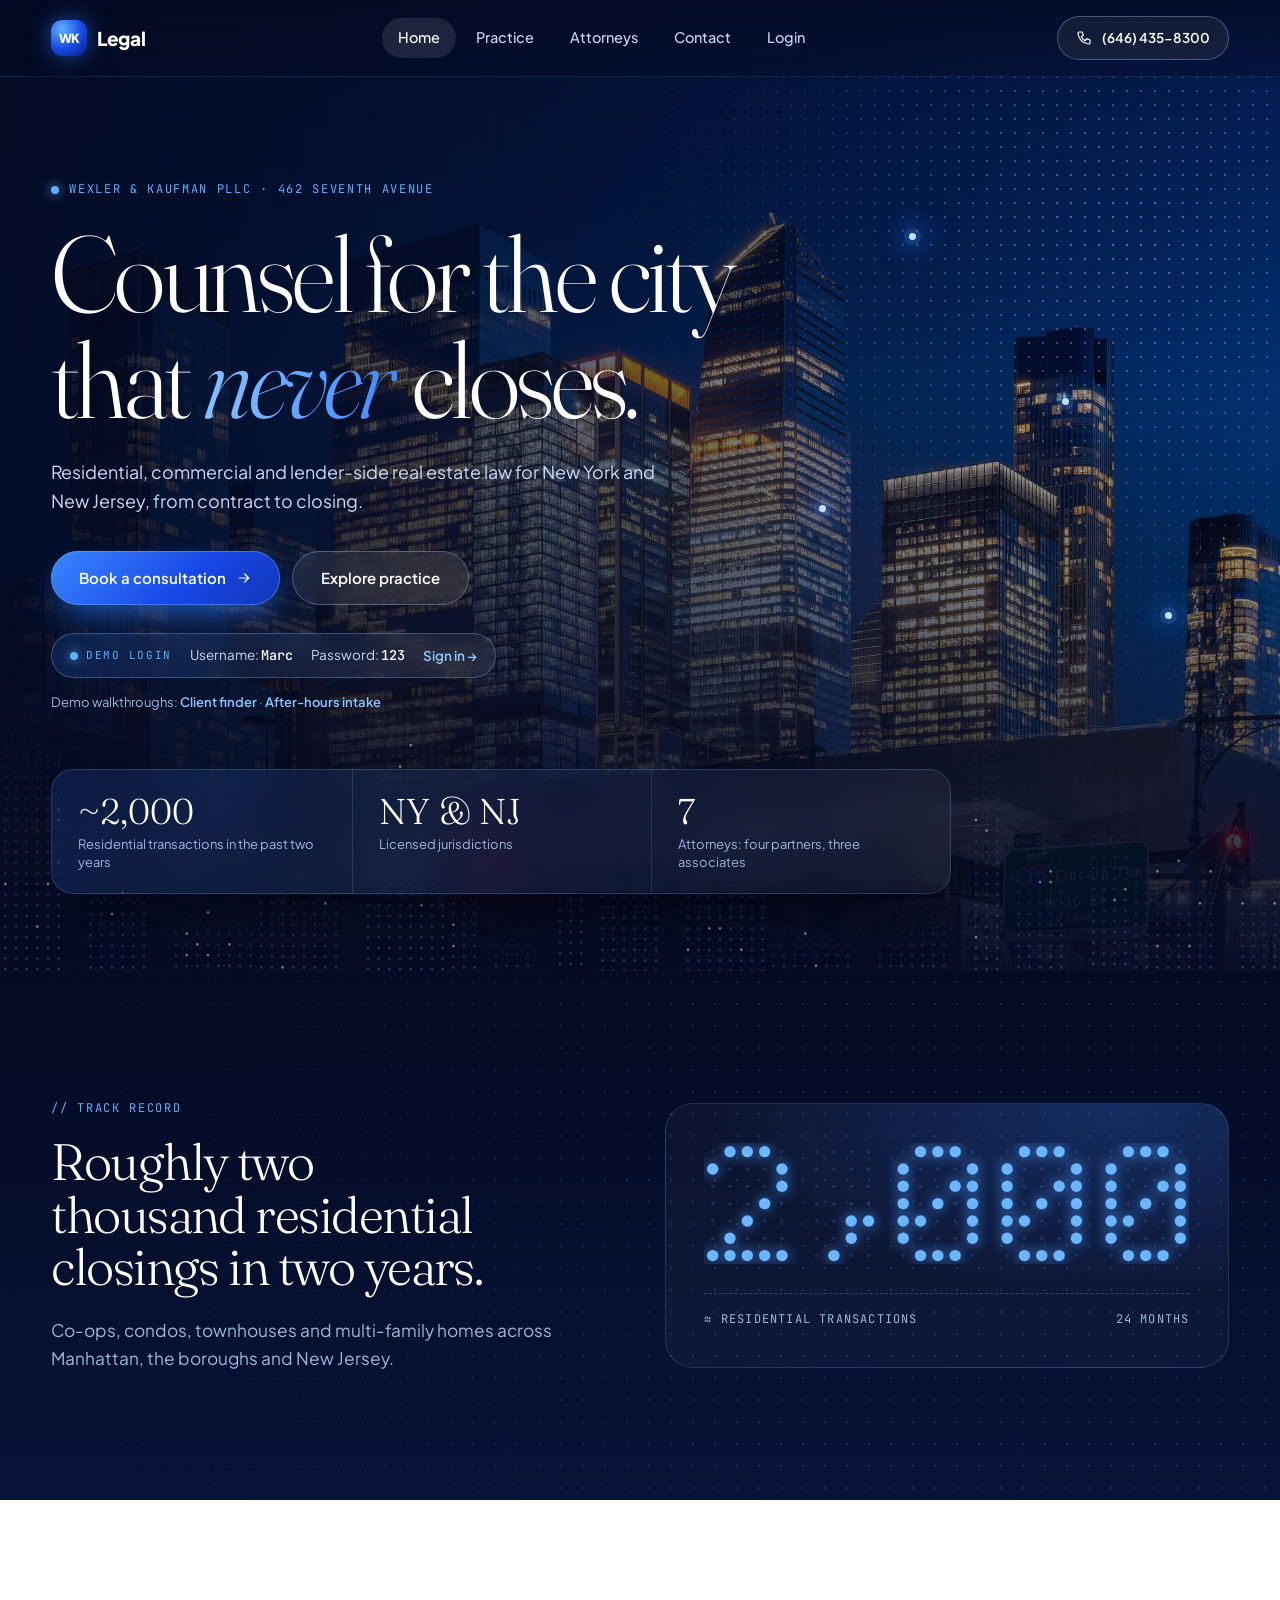
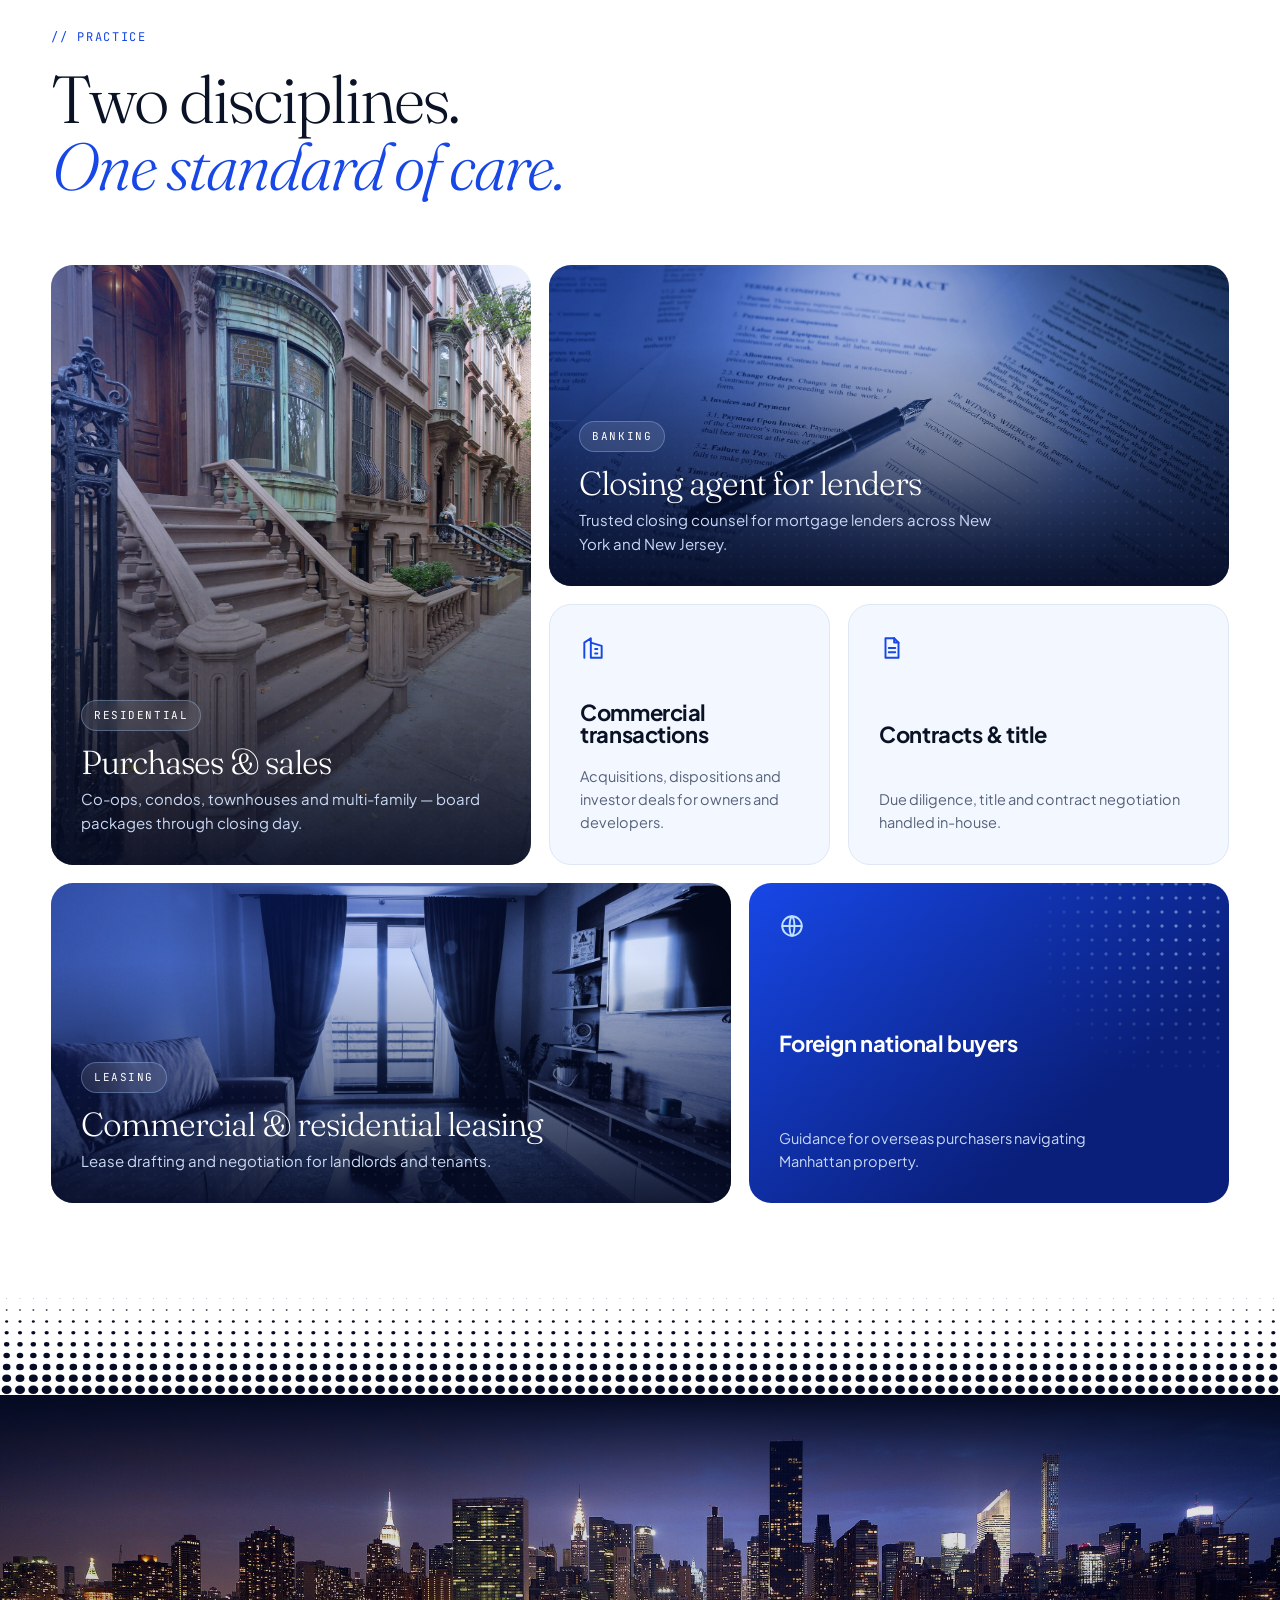
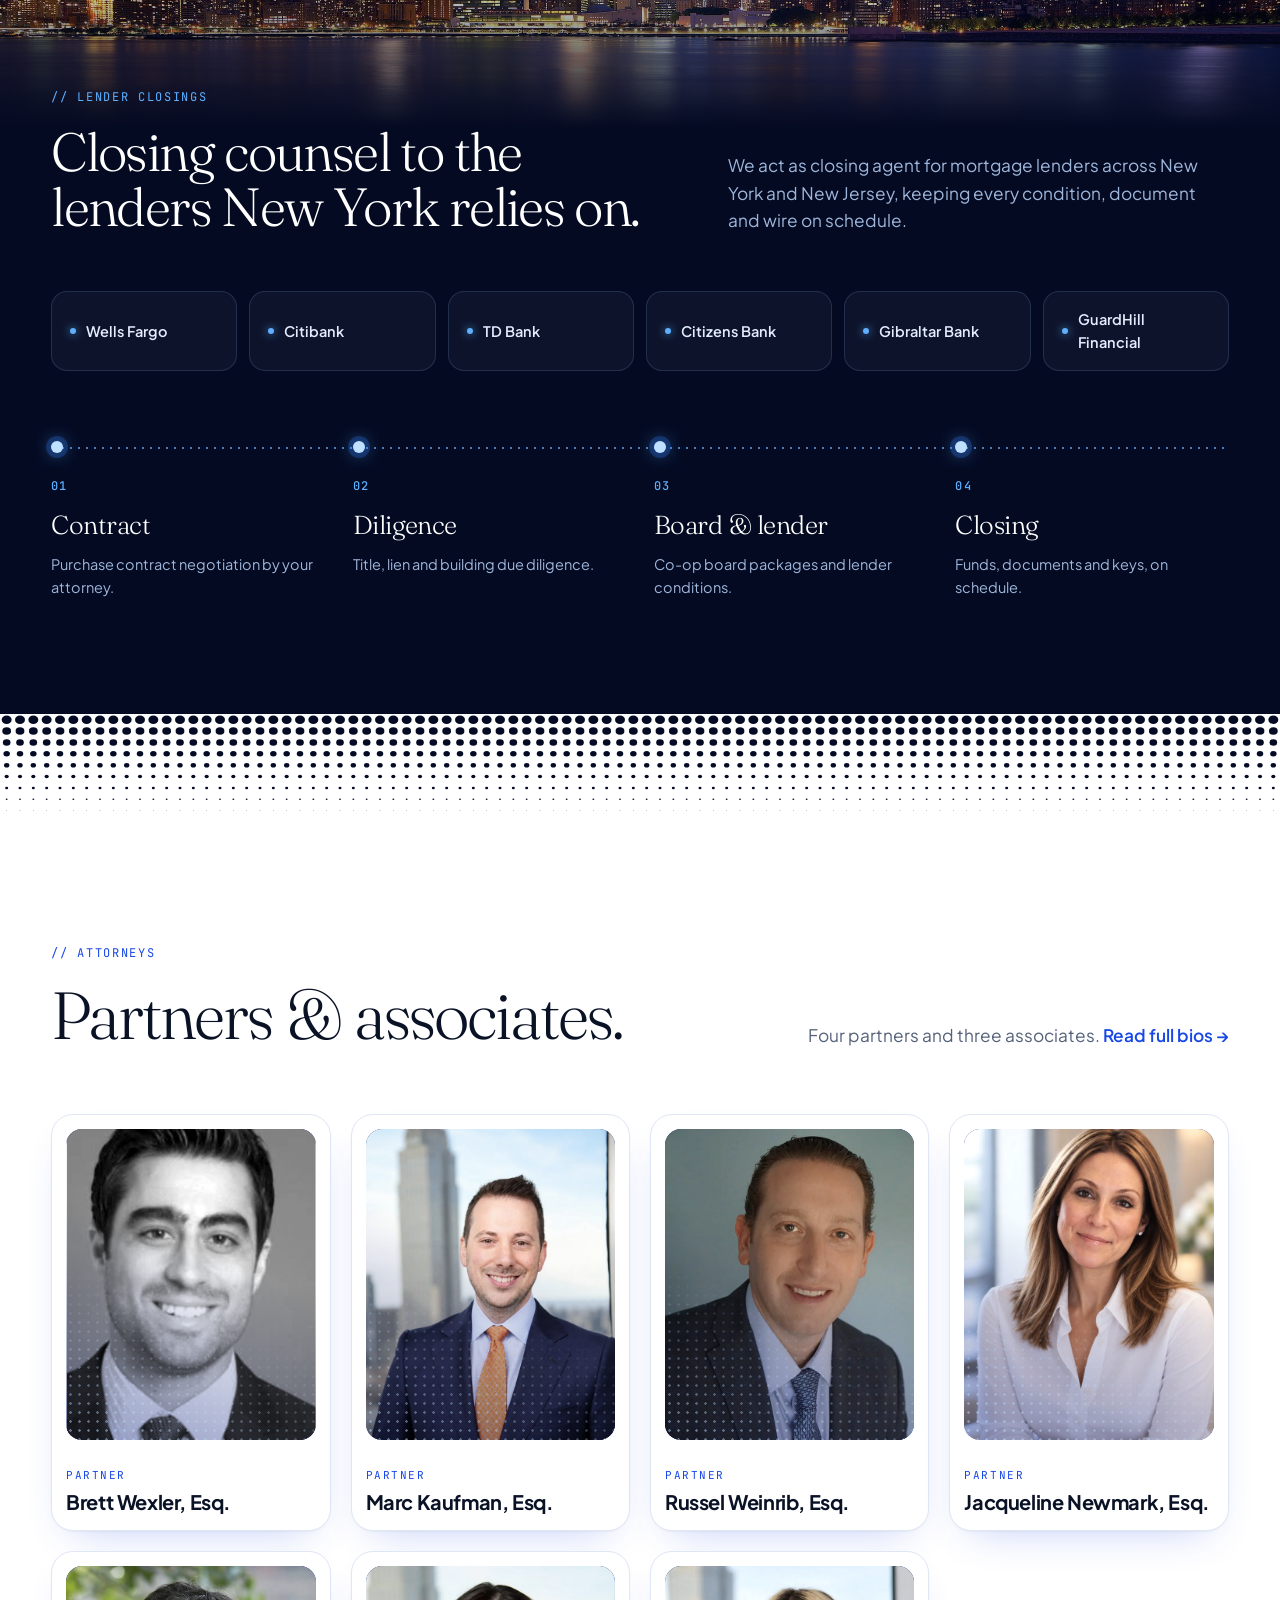
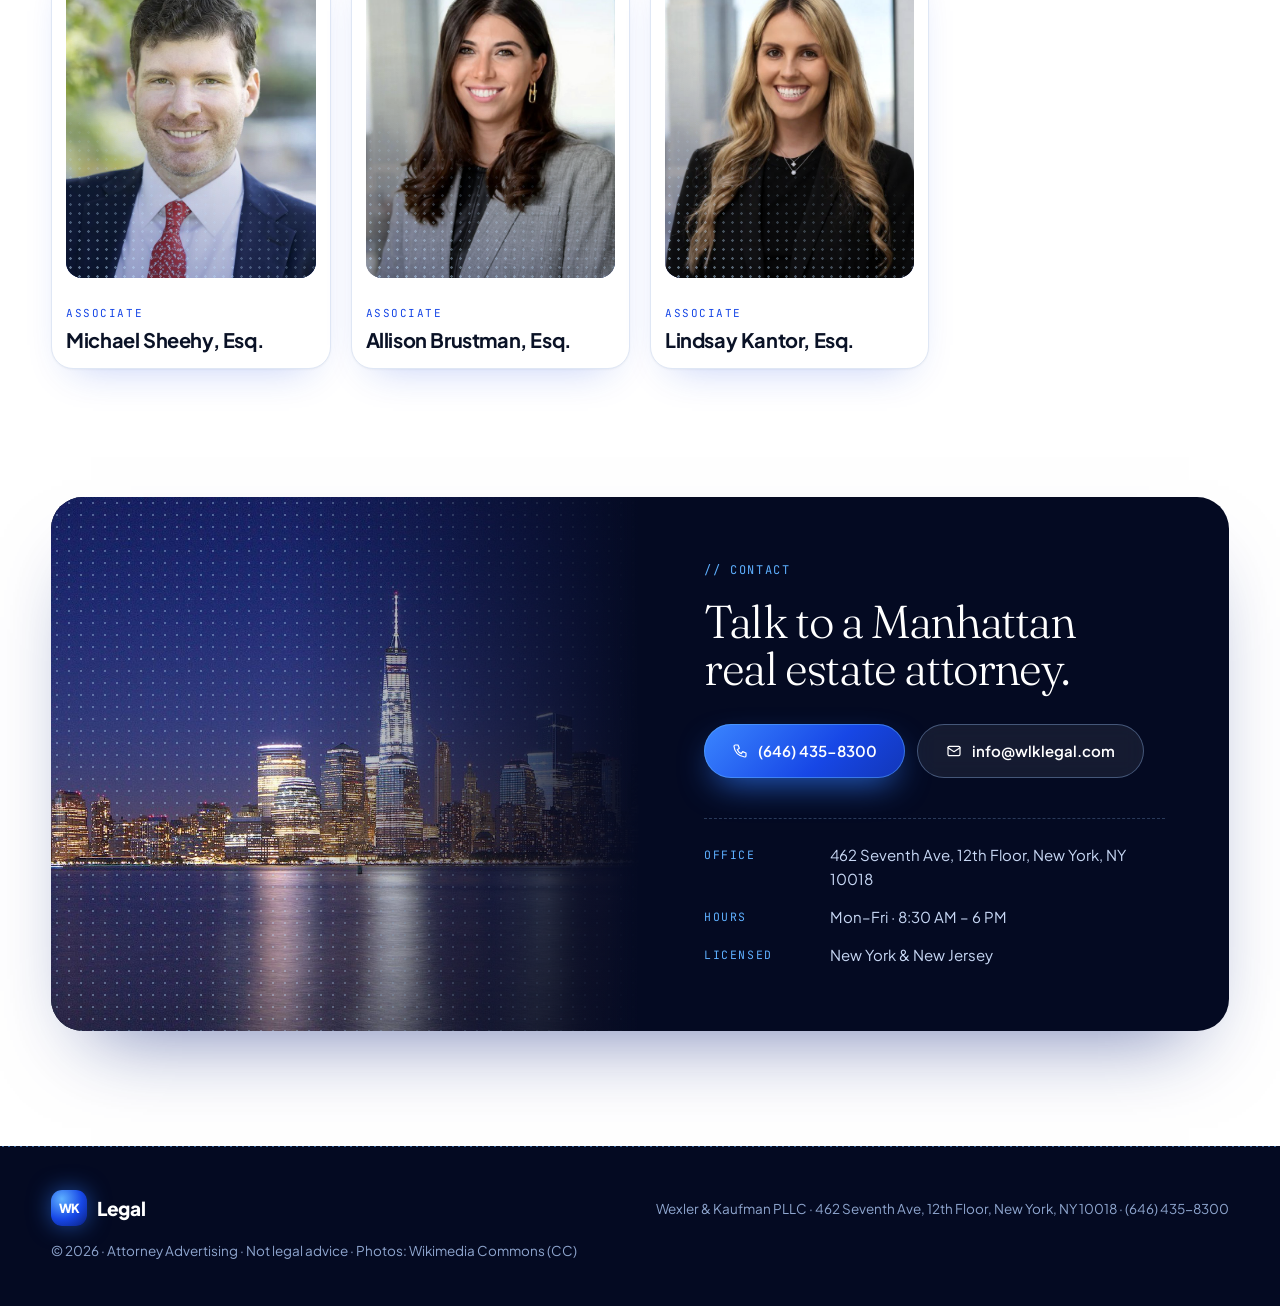
<file: index.html>
<!doctype html><html lang="en"><head><meta charset="utf-8"><meta name="viewport" content="width=device-width,initial-scale=1"><title>Home — WK Legal | Wexler &amp; Kaufman, PLLC</title>
<link rel="preconnect" href="https://fonts.googleapis.com"><link href="https://fonts.googleapis.com/css2?family=Fraunces:ital,opsz,wght@0,9..144,300;0,9..144,400;1,9..144,300&family=Plus+Jakarta+Sans:wght@400;500;600;700;800&family=JetBrains+Mono:wght@400;500&display=swap" rel="stylesheet"><link rel="stylesheet" href="css/site.css"></head><body>
<header class="hdr"><div class="w"><a class="logo" href="index.html"><i>WK</i><span>Legal</span></a>
<nav id="nl"><a href="index.html" class=on>Home</a><a href="practice.html">Practice</a><a href="attorneys.html">Attorneys</a><a href="contact.html">Contact</a><a href="login.html">Login</a></nav>
<div class="rt"><a class="btn gl sm" href="tel:+16464358300"><svg class="ic" width="16" height="16" viewBox="0 0 24 24" aria-hidden="true"><path d="M5 3h4l2 5-3 2a12 12 0 006 6l2-3 5 2v4a2 2 0 01-2 2A17 17 0 013 5a2 2 0 012-2z"/></svg><span class="t">(646) 435-8300</span></a><button class="navt" aria-label="Menu" onclick="document.getElementById('nl').classList.toggle('open')">Menu</button></div></div></header>


<section class="hero"><div class="bg"><img src="assets/wlk-hy-night.jpg" alt="Hudson Yards skyline at night"></div><div class="halftone"></div>
<span class="node" style="left:71%;top:24%"></span><span class="node" style="left:83%;top:41%;animation-delay:1.1s"></span><span class="node" style="left:64%;top:52%;animation-delay:2s"></span><span class="node" style="left:91%;top:63%;animation-delay:.6s"></span>
<svg class="sky" viewBox="0 0 1440 300" preserveAspectRatio="xMidYMax slice" aria-hidden="true"><g fill="#5EA8FF"><circle cx="6" cy="46" r="1.5" opacity="0.12"/><circle cx="6" cy="58" r="1.5" opacity="0.14"/><circle cx="6" cy="70" r="1.5" opacity="0.17"/><circle cx="6" cy="82" r="1.5" opacity="0.19"/><circle cx="6" cy="94" r="1.5" opacity="0.21"/><circle cx="6" cy="106" r="1.5" opacity="0.24"/><circle cx="6" cy="118" r="1.5" opacity="0.26"/><circle cx="6" cy="130" r="1.5" opacity="0.28"/><circle cx="6" cy="142" r="1.5" opacity="0.30"/><circle cx="6" cy="154" r="1.5" opacity="0.33"/><circle cx="6" cy="166" r="1.5" opacity="0.35"/><circle cx="6" cy="178" r="1.5" opacity="0.37"/><circle cx="6" cy="190" r="1.5" opacity="0.40"/><circle cx="6" cy="202" r="1.5" opacity="0.42" class="lit"/><circle cx="6" cy="214" r="1.5" opacity="0.44"/><circle cx="6" cy="226" r="1.5" opacity="0.47"/><circle cx="6" cy="238" r="1.5" opacity="0.49"/><circle cx="6" cy="250" r="1.5" opacity="0.51"/><circle cx="6" cy="262" r="1.5" opacity="0.54"/><circle cx="6" cy="274" r="1.5" opacity="0.56"/><circle cx="6" cy="286" r="1.5" opacity="0.58"/><circle cx="6" cy="298" r="1.5" opacity="0.60"/><circle cx="18" cy="46" r="1.5" opacity="0.12"/><circle cx="18" cy="58" r="1.5" opacity="0.14"/><circle cx="18" cy="70" r="1.5" opacity="0.17"/><circle cx="18" cy="82" r="1.5" opacity="0.19"/><circle cx="18" cy="94" r="1.5" opacity="0.21"/><circle cx="18" cy="106" r="1.5" opacity="0.24"/><circle cx="18" cy="118" r="1.5" opacity="0.26"/><circle cx="18" cy="130" r="1.5" opacity="0.28"/><circle cx="18" cy="142" r="1.5" opacity="0.30"/><circle cx="18" cy="154" r="1.5" opacity="0.33"/><circle cx="18" cy="166" r="1.5" opacity="0.35"/><circle cx="18" cy="178" r="1.5" opacity="0.37"/><circle cx="18" cy="190" r="1.5" opacity="0.40"/><circle cx="18" cy="202" r="1.5" opacity="0.42"/><circle cx="18" cy="214" r="1.5" opacity="0.44"/><circle cx="18" cy="226" r="1.5" opacity="0.47"/><circle cx="18" cy="238" r="1.5" opacity="0.49"/><circle cx="18" cy="250" r="1.5" opacity="0.51"/><circle cx="18" cy="262" r="1.5" opacity="0.54"/><circle cx="18" cy="274" r="1.5" opacity="0.56"/><circle cx="18" cy="286" r="1.5" opacity="0.58"/><circle cx="18" cy="298" r="1.5" opacity="0.60"/><circle cx="30" cy="46" r="1.5" opacity="0.12"/><circle cx="30" cy="58" r="1.5" opacity="0.14"/><circle cx="30" cy="70" r="1.5" opacity="0.17"/><circle cx="30" cy="82" r="1.5" opacity="0.19"/><circle cx="30" cy="94" r="1.5" opacity="0.21"/><circle cx="30" cy="106" r="1.5" opacity="0.24"/><circle cx="30" cy="118" r="1.5" opacity="0.26"/><circle cx="30" cy="130" r="1.5" opacity="0.28"/><circle cx="30" cy="142" r="1.5" opacity="0.30"/><circle cx="30" cy="154" r="1.5" opacity="0.33"/><circle cx="30" cy="166" r="1.5" opacity="0.35"/><circle cx="30" cy="178" r="1.5" opacity="0.37"/><circle cx="30" cy="190" r="1.5" opacity="0.40"/><circle cx="30" cy="202" r="1.5" opacity="0.42"/><circle cx="30" cy="214" r="1.5" opacity="0.44"/><circle cx="30" cy="226" r="1.5" opacity="0.47"/><circle cx="30" cy="238" r="1.5" opacity="0.49"/><circle cx="30" cy="250" r="1.5" opacity="0.51"/><circle cx="30" cy="262" r="1.5" opacity="0.54"/><circle cx="30" cy="274" r="1.5" opacity="0.56"/><circle cx="30" cy="286" r="1.5" opacity="0.58"/><circle cx="30" cy="298" r="1.5" opacity="0.60"/><circle cx="42" cy="46" r="1.5" opacity="0.12"/><circle cx="42" cy="58" r="1.5" opacity="0.14"/><circle cx="42" cy="70" r="1.5" opacity="0.17"/><circle cx="42" cy="82" r="1.5" opacity="0.19"/><circle cx="42" cy="94" r="1.5" opacity="0.21"/><circle cx="42" cy="106" r="1.5" opacity="0.24"/><circle cx="42" cy="118" r="1.5" opacity="0.26"/><circle cx="42" cy="130" r="1.5" opacity="0.28"/><circle cx="42" cy="142" r="1.5" opacity="0.30"/><circle cx="42" cy="154" r="1.5" opacity="0.33"/><circle cx="42" cy="166" r="1.5" opacity="0.35"/><circle cx="42" cy="178" r="1.5" opacity="0.37"/><circle cx="42" cy="190" r="1.5" opacity="0.40"/><circle cx="42" cy="202" r="1.5" opacity="0.42"/><circle cx="42" cy="214" r="1.5" opacity="0.44"/><circle cx="42" cy="226" r="1.5" opacity="0.47"/><circle cx="42" cy="238" r="1.5" opacity="0.49"/><circle cx="42" cy="250" r="1.5" opacity="0.51" class="lit"/><circle cx="42" cy="262" r="1.5" opacity="0.54"/><circle cx="42" cy="274" r="1.5" opacity="0.56"/><circle cx="42" cy="286" r="1.5" opacity="0.58"/><circle cx="42" cy="298" r="1.5" opacity="0.60"/><circle cx="54" cy="46" r="1.5" opacity="0.12"/><circle cx="54" cy="58" r="1.5" opacity="0.14"/><circle cx="54" cy="70" r="1.5" opacity="0.17"/><circle cx="54" cy="82" r="1.5" opacity="0.19"/><circle cx="54" cy="94" r="1.5" opacity="0.21"/><circle cx="54" cy="106" r="1.5" opacity="0.24"/><circle cx="54" cy="118" r="1.5" opacity="0.26"/><circle cx="54" cy="130" r="1.5" opacity="0.28"/><circle cx="54" cy="142" r="1.5" opacity="0.30"/><circle cx="54" cy="154" r="1.5" opacity="0.33"/><circle cx="54" cy="166" r="1.5" opacity="0.35"/><circle cx="54" cy="178" r="1.5" opacity="0.37"/><circle cx="54" cy="190" r="1.5" opacity="0.40"/><circle cx="54" cy="202" r="1.5" opacity="0.42" class="lit"/><circle cx="54" cy="214" r="1.5" opacity="0.44"/><circle cx="54" cy="226" r="1.5" opacity="0.47"/><circle cx="54" cy="238" r="1.5" opacity="0.49"/><circle cx="54" cy="250" r="1.5" opacity="0.51"/><circle cx="54" cy="262" r="1.5" opacity="0.54"/><circle cx="54" cy="274" r="1.5" opacity="0.56"/><circle cx="54" cy="286" r="1.5" opacity="0.58"/><circle cx="54" cy="298" r="1.5" opacity="0.60"/><circle cx="66" cy="46" r="1.5" opacity="0.12"/><circle cx="66" cy="58" r="1.5" opacity="0.14"/><circle cx="66" cy="70" r="1.5" opacity="0.17"/><circle cx="66" cy="82" r="1.5" opacity="0.19"/><circle cx="66" cy="94" r="1.5" opacity="0.21"/><circle cx="66" cy="106" r="1.5" opacity="0.24"/><circle cx="66" cy="118" r="1.5" opacity="0.26" class="lit"/><circle cx="66" cy="130" r="1.5" opacity="0.28" class="lit"/><circle cx="66" cy="142" r="1.5" opacity="0.30"/><circle cx="66" cy="154" r="1.5" opacity="0.33"/><circle cx="66" cy="166" r="1.5" opacity="0.35"/><circle cx="66" cy="178" r="1.5" opacity="0.37" class="lit"/><circle cx="66" cy="190" r="1.5" opacity="0.40"/><circle cx="66" cy="202" r="1.5" opacity="0.42"/><circle cx="66" cy="214" r="1.5" opacity="0.44"/><circle cx="66" cy="226" r="1.5" opacity="0.47"/><circle cx="66" cy="238" r="1.5" opacity="0.49"/><circle cx="66" cy="250" r="1.5" opacity="0.51"/><circle cx="66" cy="262" r="1.5" opacity="0.54"/><circle cx="66" cy="274" r="1.5" opacity="0.56"/><circle cx="66" cy="286" r="1.5" opacity="0.58"/><circle cx="66" cy="298" r="1.5" opacity="0.60"/><circle cx="102" cy="176" r="1.5" opacity="0.12"/><circle cx="102" cy="188" r="1.5" opacity="0.17"/><circle cx="102" cy="200" r="1.5" opacity="0.21"/><circle cx="102" cy="212" r="1.5" opacity="0.26"/><circle cx="102" cy="224" r="1.5" opacity="0.30"/><circle cx="102" cy="236" r="1.5" opacity="0.35"/><circle cx="102" cy="248" r="1.5" opacity="0.40"/><circle cx="102" cy="260" r="1.5" opacity="0.44"/><circle cx="102" cy="272" r="1.5" opacity="0.49"/><circle cx="102" cy="284" r="1.5" opacity="0.54"/><circle cx="102" cy="296" r="1.5" opacity="0.58"/><circle cx="114" cy="176" r="1.5" opacity="0.12"/><circle cx="114" cy="188" r="1.5" opacity="0.17"/><circle cx="114" cy="200" r="1.5" opacity="0.21"/><circle cx="114" cy="212" r="1.5" opacity="0.26"/><circle cx="114" cy="224" r="1.5" opacity="0.30"/><circle cx="114" cy="236" r="1.5" opacity="0.35"/><circle cx="114" cy="248" r="1.5" opacity="0.40"/><circle cx="114" cy="260" r="1.5" opacity="0.44"/><circle cx="114" cy="272" r="1.5" opacity="0.49"/><circle cx="114" cy="284" r="1.5" opacity="0.54"/><circle cx="114" cy="296" r="1.5" opacity="0.58"/><circle cx="126" cy="176" r="1.5" opacity="0.12"/><circle cx="126" cy="188" r="1.5" opacity="0.17"/><circle cx="126" cy="200" r="1.5" opacity="0.21"/><circle cx="126" cy="212" r="1.5" opacity="0.26"/><circle cx="126" cy="224" r="1.5" opacity="0.30"/><circle cx="126" cy="236" r="1.5" opacity="0.35" class="lit"/><circle cx="126" cy="248" r="1.5" opacity="0.40"/><circle cx="126" cy="260" r="1.5" opacity="0.44"/><circle cx="126" cy="272" r="1.5" opacity="0.49"/><circle cx="126" cy="284" r="1.5" opacity="0.54"/><circle cx="126" cy="296" r="1.5" opacity="0.58"/><circle cx="138" cy="176" r="1.5" opacity="0.12"/><circle cx="138" cy="188" r="1.5" opacity="0.17"/><circle cx="138" cy="200" r="1.5" opacity="0.21"/><circle cx="138" cy="212" r="1.5" opacity="0.26" class="lit"/><circle cx="138" cy="224" r="1.5" opacity="0.30"/><circle cx="138" cy="236" r="1.5" opacity="0.35"/><circle cx="138" cy="248" r="1.5" opacity="0.40"/><circle cx="138" cy="260" r="1.5" opacity="0.44"/><circle cx="138" cy="272" r="1.5" opacity="0.49"/><circle cx="138" cy="284" r="1.5" opacity="0.54"/><circle cx="138" cy="296" r="1.5" opacity="0.58"/><circle cx="150" cy="176" r="1.5" opacity="0.12"/><circle cx="150" cy="188" r="1.5" opacity="0.17"/><circle cx="150" cy="200" r="1.5" opacity="0.21"/><circle cx="150" cy="212" r="1.5" opacity="0.26"/><circle cx="150" cy="224" r="1.5" opacity="0.30"/><circle cx="150" cy="236" r="1.5" opacity="0.35"/><circle cx="150" cy="248" r="1.5" opacity="0.40"/><circle cx="150" cy="260" r="1.5" opacity="0.44"/><circle cx="150" cy="272" r="1.5" opacity="0.49"/><circle cx="150" cy="284" r="1.5" opacity="0.54"/><circle cx="150" cy="296" r="1.5" opacity="0.58"/><circle cx="162" cy="176" r="1.5" opacity="0.12"/><circle cx="162" cy="188" r="1.5" opacity="0.17"/><circle cx="162" cy="200" r="1.5" opacity="0.21"/><circle cx="162" cy="212" r="1.5" opacity="0.26"/><circle cx="162" cy="224" r="1.5" opacity="0.30"/><circle cx="162" cy="236" r="1.5" opacity="0.35"/><circle cx="162" cy="248" r="1.5" opacity="0.40"/><circle cx="162" cy="260" r="1.5" opacity="0.44"/><circle cx="162" cy="272" r="1.5" opacity="0.49"/><circle cx="162" cy="284" r="1.5" opacity="0.54"/><circle cx="162" cy="296" r="1.5" opacity="0.58"/><circle cx="198" cy="234" r="1.5" opacity="0.12"/><circle cx="198" cy="246" r="1.5" opacity="0.20"/><circle cx="198" cy="258" r="1.5" opacity="0.29"/><circle cx="198" cy="270" r="1.5" opacity="0.37"/><circle cx="198" cy="282" r="1.5" opacity="0.45"/><circle cx="198" cy="294" r="1.5" opacity="0.54"/><circle cx="210" cy="234" r="1.5" opacity="0.12"/><circle cx="210" cy="246" r="1.5" opacity="0.20"/><circle cx="210" cy="258" r="1.5" opacity="0.29" class="lit"/><circle cx="210" cy="270" r="1.5" opacity="0.37"/><circle cx="210" cy="282" r="1.5" opacity="0.45" class="lit"/><circle cx="210" cy="294" r="1.5" opacity="0.54"/><circle cx="222" cy="234" r="1.5" opacity="0.12"/><circle cx="222" cy="246" r="1.5" opacity="0.20"/><circle cx="222" cy="258" r="1.5" opacity="0.29"/><circle cx="222" cy="270" r="1.5" opacity="0.37" class="lit"/><circle cx="222" cy="282" r="1.5" opacity="0.45"/><circle cx="222" cy="294" r="1.5" opacity="0.54"/><circle cx="234" cy="234" r="1.5" opacity="0.12" class="lit"/><circle cx="234" cy="246" r="1.5" opacity="0.20"/><circle cx="234" cy="258" r="1.5" opacity="0.29"/><circle cx="234" cy="270" r="1.5" opacity="0.37"/><circle cx="234" cy="282" r="1.5" opacity="0.45" class="lit"/><circle cx="234" cy="294" r="1.5" opacity="0.54"/><circle cx="246" cy="234" r="1.5" opacity="0.12"/><circle cx="246" cy="246" r="1.5" opacity="0.20"/><circle cx="246" cy="258" r="1.5" opacity="0.29"/><circle cx="246" cy="270" r="1.5" opacity="0.37"/><circle cx="246" cy="282" r="1.5" opacity="0.45"/><circle cx="246" cy="294" r="1.5" opacity="0.54"/><circle cx="258" cy="234" r="1.5" opacity="0.12"/><circle cx="258" cy="246" r="1.5" opacity="0.20"/><circle cx="258" cy="258" r="1.5" opacity="0.29"/><circle cx="258" cy="270" r="1.5" opacity="0.37" class="lit"/><circle cx="258" cy="282" r="1.5" opacity="0.45"/><circle cx="258" cy="294" r="1.5" opacity="0.54"/><circle cx="270" cy="234" r="1.5" opacity="0.12"/><circle cx="270" cy="246" r="1.5" opacity="0.20"/><circle cx="270" cy="258" r="1.5" opacity="0.29"/><circle cx="270" cy="270" r="1.5" opacity="0.37"/><circle cx="270" cy="282" r="1.5" opacity="0.45"/><circle cx="270" cy="294" r="1.5" opacity="0.54"/><circle cx="282" cy="234" r="1.5" opacity="0.12"/><circle cx="282" cy="246" r="1.5" opacity="0.20"/><circle cx="282" cy="258" r="1.5" opacity="0.29"/><circle cx="282" cy="270" r="1.5" opacity="0.37"/><circle cx="282" cy="282" r="1.5" opacity="0.45"/><circle cx="282" cy="294" r="1.5" opacity="0.54"/><circle cx="294" cy="176" r="1.5" opacity="0.12"/><circle cx="294" cy="188" r="1.5" opacity="0.17"/><circle cx="294" cy="200" r="1.5" opacity="0.21"/><circle cx="294" cy="212" r="1.5" opacity="0.26"/><circle cx="294" cy="224" r="1.5" opacity="0.30"/><circle cx="294" cy="236" r="1.5" opacity="0.35"/><circle cx="294" cy="248" r="1.5" opacity="0.40"/><circle cx="294" cy="260" r="1.5" opacity="0.44"/><circle cx="294" cy="272" r="1.5" opacity="0.49"/><circle cx="294" cy="284" r="1.5" opacity="0.54"/><circle cx="294" cy="296" r="1.5" opacity="0.58"/><circle cx="306" cy="176" r="1.5" opacity="0.12"/><circle cx="306" cy="188" r="1.5" opacity="0.17"/><circle cx="306" cy="200" r="1.5" opacity="0.21"/><circle cx="306" cy="212" r="1.5" opacity="0.26"/><circle cx="306" cy="224" r="1.5" opacity="0.30"/><circle cx="306" cy="236" r="1.5" opacity="0.35"/><circle cx="306" cy="248" r="1.5" opacity="0.40"/><circle cx="306" cy="260" r="1.5" opacity="0.44"/><circle cx="306" cy="272" r="1.5" opacity="0.49"/><circle cx="306" cy="284" r="1.5" opacity="0.54"/><circle cx="306" cy="296" r="1.5" opacity="0.58"/><circle cx="318" cy="176" r="1.5" opacity="0.12"/><circle cx="318" cy="188" r="1.5" opacity="0.17"/><circle cx="318" cy="200" r="1.5" opacity="0.21"/><circle cx="318" cy="212" r="1.5" opacity="0.26"/><circle cx="318" cy="224" r="1.5" opacity="0.30"/><circle cx="318" cy="236" r="1.5" opacity="0.35"/><circle cx="318" cy="248" r="1.5" opacity="0.40"/><circle cx="318" cy="260" r="1.5" opacity="0.44"/><circle cx="318" cy="272" r="1.5" opacity="0.49"/><circle cx="318" cy="284" r="1.5" opacity="0.54"/><circle cx="318" cy="296" r="1.5" opacity="0.58" class="lit"/><circle cx="330" cy="176" r="1.5" opacity="0.12"/><circle cx="330" cy="188" r="1.5" opacity="0.17"/><circle cx="330" cy="200" r="1.5" opacity="0.21"/><circle cx="330" cy="212" r="1.5" opacity="0.26"/><circle cx="330" cy="224" r="1.5" opacity="0.30"/><circle cx="330" cy="236" r="1.5" opacity="0.35"/><circle cx="330" cy="248" r="1.5" opacity="0.40"/><circle cx="330" cy="260" r="1.5" opacity="0.44"/><circle cx="330" cy="272" r="1.5" opacity="0.49"/><circle cx="330" cy="284" r="1.5" opacity="0.54"/><circle cx="330" cy="296" r="1.5" opacity="0.58"/><circle cx="342" cy="176" r="1.5" opacity="0.12"/><circle cx="342" cy="188" r="1.5" opacity="0.17"/><circle cx="342" cy="200" r="1.5" opacity="0.21"/><circle cx="342" cy="212" r="1.5" opacity="0.26"/><circle cx="342" cy="224" r="1.5" opacity="0.30"/><circle cx="342" cy="236" r="1.5" opacity="0.35"/><circle cx="342" cy="248" r="1.5" opacity="0.40"/><circle cx="342" cy="260" r="1.5" opacity="0.44"/><circle cx="342" cy="272" r="1.5" opacity="0.49"/><circle cx="342" cy="284" r="1.5" opacity="0.54"/><circle cx="342" cy="296" r="1.5" opacity="0.58"/><circle cx="354" cy="176" r="1.5" opacity="0.12"/><circle cx="354" cy="188" r="1.5" opacity="0.17"/><circle cx="354" cy="200" r="1.5" opacity="0.21"/><circle cx="354" cy="212" r="1.5" opacity="0.26"/><circle cx="354" cy="224" r="1.5" opacity="0.30"/><circle cx="354" cy="236" r="1.5" opacity="0.35"/><circle cx="354" cy="248" r="1.5" opacity="0.40"/><circle cx="354" cy="260" r="1.5" opacity="0.44"/><circle cx="354" cy="272" r="1.5" opacity="0.49"/><circle cx="354" cy="284" r="1.5" opacity="0.54"/><circle cx="354" cy="296" r="1.5" opacity="0.58"/><circle cx="366" cy="176" r="1.5" opacity="0.12"/><circle cx="366" cy="188" r="1.5" opacity="0.17"/><circle cx="366" cy="200" r="1.5" opacity="0.21"/><circle cx="366" cy="212" r="1.5" opacity="0.26"/><circle cx="366" cy="224" r="1.5" opacity="0.30" class="lit"/><circle cx="366" cy="236" r="1.5" opacity="0.35"/><circle cx="366" cy="248" r="1.5" opacity="0.40"/><circle cx="366" cy="260" r="1.5" opacity="0.44"/><circle cx="366" cy="272" r="1.5" opacity="0.49"/><circle cx="366" cy="284" r="1.5" opacity="0.54"/><circle cx="366" cy="296" r="1.5" opacity="0.58"/><circle cx="378" cy="176" r="1.5" opacity="0.12"/><circle cx="378" cy="188" r="1.5" opacity="0.17"/><circle cx="378" cy="200" r="1.5" opacity="0.21"/><circle cx="378" cy="212" r="1.5" opacity="0.26"/><circle cx="378" cy="224" r="1.5" opacity="0.30"/><circle cx="378" cy="236" r="1.5" opacity="0.35"/><circle cx="378" cy="248" r="1.5" opacity="0.40"/><circle cx="378" cy="260" r="1.5" opacity="0.44"/><circle cx="378" cy="272" r="1.5" opacity="0.49"/><circle cx="378" cy="284" r="1.5" opacity="0.54"/><circle cx="378" cy="296" r="1.5" opacity="0.58"/><circle cx="414" cy="46" r="1.5" opacity="0.12"/><circle cx="414" cy="58" r="1.5" opacity="0.14"/><circle cx="414" cy="70" r="1.5" opacity="0.17"/><circle cx="414" cy="82" r="1.5" opacity="0.19"/><circle cx="414" cy="94" r="1.5" opacity="0.21"/><circle cx="414" cy="106" r="1.5" opacity="0.24"/><circle cx="414" cy="118" r="1.5" opacity="0.26"/><circle cx="414" cy="130" r="1.5" opacity="0.28"/><circle cx="414" cy="142" r="1.5" opacity="0.30" class="lit"/><circle cx="414" cy="154" r="1.5" opacity="0.33"/><circle cx="414" cy="166" r="1.5" opacity="0.35"/><circle cx="414" cy="178" r="1.5" opacity="0.37"/><circle cx="414" cy="190" r="1.5" opacity="0.40"/><circle cx="414" cy="202" r="1.5" opacity="0.42"/><circle cx="414" cy="214" r="1.5" opacity="0.44"/><circle cx="414" cy="226" r="1.5" opacity="0.47"/><circle cx="414" cy="238" r="1.5" opacity="0.49"/><circle cx="414" cy="250" r="1.5" opacity="0.51"/><circle cx="414" cy="262" r="1.5" opacity="0.54"/><circle cx="414" cy="274" r="1.5" opacity="0.56"/><circle cx="414" cy="286" r="1.5" opacity="0.58"/><circle cx="414" cy="298" r="1.5" opacity="0.60"/><circle cx="426" cy="46" r="1.5" opacity="0.12"/><circle cx="426" cy="58" r="1.5" opacity="0.14"/><circle cx="426" cy="70" r="1.5" opacity="0.17"/><circle cx="426" cy="82" r="1.5" opacity="0.19"/><circle cx="426" cy="94" r="1.5" opacity="0.21"/><circle cx="426" cy="106" r="1.5" opacity="0.24"/><circle cx="426" cy="118" r="1.5" opacity="0.26"/><circle cx="426" cy="130" r="1.5" opacity="0.28"/><circle cx="426" cy="142" r="1.5" opacity="0.30"/><circle cx="426" cy="154" r="1.5" opacity="0.33"/><circle cx="426" cy="166" r="1.5" opacity="0.35"/><circle cx="426" cy="178" r="1.5" opacity="0.37"/><circle cx="426" cy="190" r="1.5" opacity="0.40"/><circle cx="426" cy="202" r="1.5" opacity="0.42"/><circle cx="426" cy="214" r="1.5" opacity="0.44"/><circle cx="426" cy="226" r="1.5" opacity="0.47"/><circle cx="426" cy="238" r="1.5" opacity="0.49"/><circle cx="426" cy="250" r="1.5" opacity="0.51"/><circle cx="426" cy="262" r="1.5" opacity="0.54"/><circle cx="426" cy="274" r="1.5" opacity="0.56"/><circle cx="426" cy="286" r="1.5" opacity="0.58"/><circle cx="426" cy="298" r="1.5" opacity="0.60"/><circle cx="438" cy="46" r="1.5" opacity="0.12"/><circle cx="438" cy="58" r="1.5" opacity="0.14"/><circle cx="438" cy="70" r="1.5" opacity="0.17"/><circle cx="438" cy="82" r="1.5" opacity="0.19"/><circle cx="438" cy="94" r="1.5" opacity="0.21"/><circle cx="438" cy="106" r="1.5" opacity="0.24"/><circle cx="438" cy="118" r="1.5" opacity="0.26"/><circle cx="438" cy="130" r="1.5" opacity="0.28"/><circle cx="438" cy="142" r="1.5" opacity="0.30"/><circle cx="438" cy="154" r="1.5" opacity="0.33"/><circle cx="438" cy="166" r="1.5" opacity="0.35"/><circle cx="438" cy="178" r="1.5" opacity="0.37" class="lit"/><circle cx="438" cy="190" r="1.5" opacity="0.40"/><circle cx="438" cy="202" r="1.5" opacity="0.42"/><circle cx="438" cy="214" r="1.5" opacity="0.44"/><circle cx="438" cy="226" r="1.5" opacity="0.47"/><circle cx="438" cy="238" r="1.5" opacity="0.49"/><circle cx="438" cy="250" r="1.5" opacity="0.51"/><circle cx="438" cy="262" r="1.5" opacity="0.54"/><circle cx="438" cy="274" r="1.5" opacity="0.56"/><circle cx="438" cy="286" r="1.5" opacity="0.58"/><circle cx="438" cy="298" r="1.5" opacity="0.60"/><circle cx="450" cy="46" r="1.5" opacity="0.12"/><circle cx="450" cy="58" r="1.5" opacity="0.14"/><circle cx="450" cy="70" r="1.5" opacity="0.17" class="lit"/><circle cx="450" cy="82" r="1.5" opacity="0.19"/><circle cx="450" cy="94" r="1.5" opacity="0.21"/><circle cx="450" cy="106" r="1.5" opacity="0.24"/><circle cx="450" cy="118" r="1.5" opacity="0.26"/><circle cx="450" cy="130" r="1.5" opacity="0.28"/><circle cx="450" cy="142" r="1.5" opacity="0.30"/><circle cx="450" cy="154" r="1.5" opacity="0.33"/><circle cx="450" cy="166" r="1.5" opacity="0.35"/><circle cx="450" cy="178" r="1.5" opacity="0.37"/><circle cx="450" cy="190" r="1.5" opacity="0.40"/><circle cx="450" cy="202" r="1.5" opacity="0.42"/><circle cx="450" cy="214" r="1.5" opacity="0.44"/><circle cx="450" cy="226" r="1.5" opacity="0.47"/><circle cx="450" cy="238" r="1.5" opacity="0.49"/><circle cx="450" cy="250" r="1.5" opacity="0.51"/><circle cx="450" cy="262" r="1.5" opacity="0.54"/><circle cx="450" cy="274" r="1.5" opacity="0.56"/><circle cx="450" cy="286" r="1.5" opacity="0.58"/><circle cx="450" cy="298" r="1.5" opacity="0.60"/><circle cx="462" cy="46" r="1.5" opacity="0.12" class="lit"/><circle cx="462" cy="58" r="1.5" opacity="0.14"/><circle cx="462" cy="70" r="1.5" opacity="0.17"/><circle cx="462" cy="82" r="1.5" opacity="0.19"/><circle cx="462" cy="94" r="1.5" opacity="0.21"/><circle cx="462" cy="106" r="1.5" opacity="0.24"/><circle cx="462" cy="118" r="1.5" opacity="0.26"/><circle cx="462" cy="130" r="1.5" opacity="0.28"/><circle cx="462" cy="142" r="1.5" opacity="0.30"/><circle cx="462" cy="154" r="1.5" opacity="0.33"/><circle cx="462" cy="166" r="1.5" opacity="0.35" class="lit"/><circle cx="462" cy="178" r="1.5" opacity="0.37"/><circle cx="462" cy="190" r="1.5" opacity="0.40"/><circle cx="462" cy="202" r="1.5" opacity="0.42"/><circle cx="462" cy="214" r="1.5" opacity="0.44"/><circle cx="462" cy="226" r="1.5" opacity="0.47"/><circle cx="462" cy="238" r="1.5" opacity="0.49"/><circle cx="462" cy="250" r="1.5" opacity="0.51"/><circle cx="462" cy="262" r="1.5" opacity="0.54"/><circle cx="462" cy="274" r="1.5" opacity="0.56"/><circle cx="462" cy="286" r="1.5" opacity="0.58"/><circle cx="462" cy="298" r="1.5" opacity="0.60"/><circle cx="474" cy="46" r="1.5" opacity="0.12"/><circle cx="474" cy="58" r="1.5" opacity="0.14"/><circle cx="474" cy="70" r="1.5" opacity="0.17"/><circle cx="474" cy="82" r="1.5" opacity="0.19"/><circle cx="474" cy="94" r="1.5" opacity="0.21"/><circle cx="474" cy="106" r="1.5" opacity="0.24"/><circle cx="474" cy="118" r="1.5" opacity="0.26"/><circle cx="474" cy="130" r="1.5" opacity="0.28"/><circle cx="474" cy="142" r="1.5" opacity="0.30"/><circle cx="474" cy="154" r="1.5" opacity="0.33"/><circle cx="474" cy="166" r="1.5" opacity="0.35"/><circle cx="474" cy="178" r="1.5" opacity="0.37"/><circle cx="474" cy="190" r="1.5" opacity="0.40"/><circle cx="474" cy="202" r="1.5" opacity="0.42"/><circle cx="474" cy="214" r="1.5" opacity="0.44"/><circle cx="474" cy="226" r="1.5" opacity="0.47" class="lit"/><circle cx="474" cy="238" r="1.5" opacity="0.49"/><circle cx="474" cy="250" r="1.5" opacity="0.51"/><circle cx="474" cy="262" r="1.5" opacity="0.54"/><circle cx="474" cy="274" r="1.5" opacity="0.56"/><circle cx="474" cy="286" r="1.5" opacity="0.58"/><circle cx="474" cy="298" r="1.5" opacity="0.60"/><circle cx="486" cy="46" r="1.5" opacity="0.12"/><circle cx="486" cy="58" r="1.5" opacity="0.14"/><circle cx="486" cy="70" r="1.5" opacity="0.17"/><circle cx="486" cy="82" r="1.5" opacity="0.19"/><circle cx="486" cy="94" r="1.5" opacity="0.21"/><circle cx="486" cy="106" r="1.5" opacity="0.24"/><circle cx="486" cy="118" r="1.5" opacity="0.26"/><circle cx="486" cy="130" r="1.5" opacity="0.28"/><circle cx="486" cy="142" r="1.5" opacity="0.30"/><circle cx="486" cy="154" r="1.5" opacity="0.33"/><circle cx="486" cy="166" r="1.5" opacity="0.35" class="lit"/><circle cx="486" cy="178" r="1.5" opacity="0.37"/><circle cx="486" cy="190" r="1.5" opacity="0.40"/><circle cx="486" cy="202" r="1.5" opacity="0.42"/><circle cx="486" cy="214" r="1.5" opacity="0.44"/><circle cx="486" cy="226" r="1.5" opacity="0.47"/><circle cx="486" cy="238" r="1.5" opacity="0.49"/><circle cx="486" cy="250" r="1.5" opacity="0.51"/><circle cx="486" cy="262" r="1.5" opacity="0.54"/><circle cx="486" cy="274" r="1.5" opacity="0.56"/><circle cx="486" cy="286" r="1.5" opacity="0.58"/><circle cx="486" cy="298" r="1.5" opacity="0.60"/><circle cx="498" cy="46" r="1.5" opacity="0.12"/><circle cx="498" cy="58" r="1.5" opacity="0.14"/><circle cx="498" cy="70" r="1.5" opacity="0.17"/><circle cx="498" cy="82" r="1.5" opacity="0.19"/><circle cx="498" cy="94" r="1.5" opacity="0.21"/><circle cx="498" cy="106" r="1.5" opacity="0.24"/><circle cx="498" cy="118" r="1.5" opacity="0.26"/><circle cx="498" cy="130" r="1.5" opacity="0.28"/><circle cx="498" cy="142" r="1.5" opacity="0.30"/><circle cx="498" cy="154" r="1.5" opacity="0.33" class="lit"/><circle cx="498" cy="166" r="1.5" opacity="0.35"/><circle cx="498" cy="178" r="1.5" opacity="0.37"/><circle cx="498" cy="190" r="1.5" opacity="0.40"/><circle cx="498" cy="202" r="1.5" opacity="0.42"/><circle cx="498" cy="214" r="1.5" opacity="0.44"/><circle cx="498" cy="226" r="1.5" opacity="0.47"/><circle cx="498" cy="238" r="1.5" opacity="0.49"/><circle cx="498" cy="250" r="1.5" opacity="0.51"/><circle cx="498" cy="262" r="1.5" opacity="0.54"/><circle cx="498" cy="274" r="1.5" opacity="0.56"/><circle cx="498" cy="286" r="1.5" opacity="0.58"/><circle cx="498" cy="298" r="1.5" opacity="0.60"/><circle cx="510" cy="176" r="1.5" opacity="0.12"/><circle cx="510" cy="188" r="1.5" opacity="0.17"/><circle cx="510" cy="200" r="1.5" opacity="0.21"/><circle cx="510" cy="212" r="1.5" opacity="0.26"/><circle cx="510" cy="224" r="1.5" opacity="0.30"/><circle cx="510" cy="236" r="1.5" opacity="0.35"/><circle cx="510" cy="248" r="1.5" opacity="0.40" class="lit"/><circle cx="510" cy="260" r="1.5" opacity="0.44"/><circle cx="510" cy="272" r="1.5" opacity="0.49" class="lit"/><circle cx="510" cy="284" r="1.5" opacity="0.54"/><circle cx="510" cy="296" r="1.5" opacity="0.58"/><circle cx="522" cy="176" r="1.5" opacity="0.12"/><circle cx="522" cy="188" r="1.5" opacity="0.17"/><circle cx="522" cy="200" r="1.5" opacity="0.21"/><circle cx="522" cy="212" r="1.5" opacity="0.26"/><circle cx="522" cy="224" r="1.5" opacity="0.30"/><circle cx="522" cy="236" r="1.5" opacity="0.35"/><circle cx="522" cy="248" r="1.5" opacity="0.40"/><circle cx="522" cy="260" r="1.5" opacity="0.44"/><circle cx="522" cy="272" r="1.5" opacity="0.49"/><circle cx="522" cy="284" r="1.5" opacity="0.54"/><circle cx="522" cy="296" r="1.5" opacity="0.58"/><circle cx="534" cy="176" r="1.5" opacity="0.12"/><circle cx="534" cy="188" r="1.5" opacity="0.17"/><circle cx="534" cy="200" r="1.5" opacity="0.21"/><circle cx="534" cy="212" r="1.5" opacity="0.26"/><circle cx="534" cy="224" r="1.5" opacity="0.30"/><circle cx="534" cy="236" r="1.5" opacity="0.35"/><circle cx="534" cy="248" r="1.5" opacity="0.40"/><circle cx="534" cy="260" r="1.5" opacity="0.44"/><circle cx="534" cy="272" r="1.5" opacity="0.49"/><circle cx="534" cy="284" r="1.5" opacity="0.54"/><circle cx="534" cy="296" r="1.5" opacity="0.58"/><circle cx="558" cy="258" r="1.5" opacity="0.12"/><circle cx="558" cy="270" r="1.5" opacity="0.24"/><circle cx="558" cy="282" r="1.5" opacity="0.37"/><circle cx="558" cy="294" r="1.5" opacity="0.49"/><circle cx="570" cy="258" r="1.5" opacity="0.12"/><circle cx="570" cy="270" r="1.5" opacity="0.24"/><circle cx="570" cy="282" r="1.5" opacity="0.37"/><circle cx="570" cy="294" r="1.5" opacity="0.49"/><circle cx="582" cy="258" r="1.5" opacity="0.12"/><circle cx="582" cy="270" r="1.5" opacity="0.24"/><circle cx="582" cy="282" r="1.5" opacity="0.37"/><circle cx="582" cy="294" r="1.5" opacity="0.49"/><circle cx="594" cy="258" r="1.5" opacity="0.12"/><circle cx="594" cy="270" r="1.5" opacity="0.24"/><circle cx="594" cy="282" r="1.5" opacity="0.37"/><circle cx="594" cy="294" r="1.5" opacity="0.49"/><circle cx="630" cy="136" r="1.5" opacity="0.12"/><circle cx="630" cy="148" r="1.5" opacity="0.16"/><circle cx="630" cy="160" r="1.5" opacity="0.19"/><circle cx="630" cy="172" r="1.5" opacity="0.23"/><circle cx="630" cy="184" r="1.5" opacity="0.26"/><circle cx="630" cy="196" r="1.5" opacity="0.30"/><circle cx="630" cy="208" r="1.5" opacity="0.33"/><circle cx="630" cy="220" r="1.5" opacity="0.37"/><circle cx="630" cy="232" r="1.5" opacity="0.40"/><circle cx="630" cy="244" r="1.5" opacity="0.44"/><circle cx="630" cy="256" r="1.5" opacity="0.47"/><circle cx="630" cy="268" r="1.5" opacity="0.51"/><circle cx="630" cy="280" r="1.5" opacity="0.54"/><circle cx="630" cy="292" r="1.5" opacity="0.58"/><circle cx="630" cy="304" r="1.5" opacity="0.61"/><circle cx="642" cy="136" r="1.5" opacity="0.12"/><circle cx="642" cy="148" r="1.5" opacity="0.16" class="lit"/><circle cx="642" cy="160" r="1.5" opacity="0.19"/><circle cx="642" cy="172" r="1.5" opacity="0.23"/><circle cx="642" cy="184" r="1.5" opacity="0.26"/><circle cx="642" cy="196" r="1.5" opacity="0.30"/><circle cx="642" cy="208" r="1.5" opacity="0.33"/><circle cx="642" cy="220" r="1.5" opacity="0.37"/><circle cx="642" cy="232" r="1.5" opacity="0.40"/><circle cx="642" cy="244" r="1.5" opacity="0.44"/><circle cx="642" cy="256" r="1.5" opacity="0.47"/><circle cx="642" cy="268" r="1.5" opacity="0.51"/><circle cx="642" cy="280" r="1.5" opacity="0.54"/><circle cx="642" cy="292" r="1.5" opacity="0.58"/><circle cx="642" cy="304" r="1.5" opacity="0.61"/><circle cx="654" cy="136" r="1.5" opacity="0.12"/><circle cx="654" cy="148" r="1.5" opacity="0.16"/><circle cx="654" cy="160" r="1.5" opacity="0.19"/><circle cx="654" cy="172" r="1.5" opacity="0.23"/><circle cx="654" cy="184" r="1.5" opacity="0.26"/><circle cx="654" cy="196" r="1.5" opacity="0.30"/><circle cx="654" cy="208" r="1.5" opacity="0.33"/><circle cx="654" cy="220" r="1.5" opacity="0.37"/><circle cx="654" cy="232" r="1.5" opacity="0.40"/><circle cx="654" cy="244" r="1.5" opacity="0.44"/><circle cx="654" cy="256" r="1.5" opacity="0.47"/><circle cx="654" cy="268" r="1.5" opacity="0.51"/><circle cx="654" cy="280" r="1.5" opacity="0.54"/><circle cx="654" cy="292" r="1.5" opacity="0.58"/><circle cx="654" cy="304" r="1.5" opacity="0.61"/><circle cx="678" cy="96" r="1.5" opacity="0.12"/><circle cx="678" cy="108" r="1.5" opacity="0.15"/><circle cx="678" cy="120" r="1.5" opacity="0.18"/><circle cx="678" cy="132" r="1.5" opacity="0.21"/><circle cx="678" cy="144" r="1.5" opacity="0.23"/><circle cx="678" cy="156" r="1.5" opacity="0.26"/><circle cx="678" cy="168" r="1.5" opacity="0.29"/><circle cx="678" cy="180" r="1.5" opacity="0.32"/><circle cx="678" cy="192" r="1.5" opacity="0.35"/><circle cx="678" cy="204" r="1.5" opacity="0.38"/><circle cx="678" cy="216" r="1.5" opacity="0.41"/><circle cx="678" cy="228" r="1.5" opacity="0.43"/><circle cx="678" cy="240" r="1.5" opacity="0.46"/><circle cx="678" cy="252" r="1.5" opacity="0.49"/><circle cx="678" cy="264" r="1.5" opacity="0.52"/><circle cx="678" cy="276" r="1.5" opacity="0.55"/><circle cx="678" cy="288" r="1.5" opacity="0.58"/><circle cx="678" cy="300" r="1.5" opacity="0.61"/><circle cx="690" cy="96" r="1.5" opacity="0.12"/><circle cx="690" cy="108" r="1.5" opacity="0.15"/><circle cx="690" cy="120" r="1.5" opacity="0.18"/><circle cx="690" cy="132" r="1.5" opacity="0.21"/><circle cx="690" cy="144" r="1.5" opacity="0.23"/><circle cx="690" cy="156" r="1.5" opacity="0.26"/><circle cx="690" cy="168" r="1.5" opacity="0.29"/><circle cx="690" cy="180" r="1.5" opacity="0.32"/><circle cx="690" cy="192" r="1.5" opacity="0.35"/><circle cx="690" cy="204" r="1.5" opacity="0.38"/><circle cx="690" cy="216" r="1.5" opacity="0.41"/><circle cx="690" cy="228" r="1.5" opacity="0.43"/><circle cx="690" cy="240" r="1.5" opacity="0.46"/><circle cx="690" cy="252" r="1.5" opacity="0.49"/><circle cx="690" cy="264" r="1.5" opacity="0.52"/><circle cx="690" cy="276" r="1.5" opacity="0.55"/><circle cx="690" cy="288" r="1.5" opacity="0.58"/><circle cx="690" cy="300" r="1.5" opacity="0.61"/><circle cx="702" cy="96" r="1.5" opacity="0.12"/><circle cx="702" cy="108" r="1.5" opacity="0.15"/><circle cx="702" cy="120" r="1.5" opacity="0.18"/><circle cx="702" cy="132" r="1.5" opacity="0.21"/><circle cx="702" cy="144" r="1.5" opacity="0.23"/><circle cx="702" cy="156" r="1.5" opacity="0.26"/><circle cx="702" cy="168" r="1.5" opacity="0.29"/><circle cx="702" cy="180" r="1.5" opacity="0.32"/><circle cx="702" cy="192" r="1.5" opacity="0.35"/><circle cx="702" cy="204" r="1.5" opacity="0.38"/><circle cx="702" cy="216" r="1.5" opacity="0.41"/><circle cx="702" cy="228" r="1.5" opacity="0.43"/><circle cx="702" cy="240" r="1.5" opacity="0.46"/><circle cx="702" cy="252" r="1.5" opacity="0.49"/><circle cx="702" cy="264" r="1.5" opacity="0.52"/><circle cx="702" cy="276" r="1.5" opacity="0.55"/><circle cx="702" cy="288" r="1.5" opacity="0.58"/><circle cx="702" cy="300" r="1.5" opacity="0.61"/><circle cx="714" cy="96" r="1.5" opacity="0.12"/><circle cx="714" cy="108" r="1.5" opacity="0.15"/><circle cx="714" cy="120" r="1.5" opacity="0.18"/><circle cx="714" cy="132" r="1.5" opacity="0.21" class="lit"/><circle cx="714" cy="144" r="1.5" opacity="0.23"/><circle cx="714" cy="156" r="1.5" opacity="0.26"/><circle cx="714" cy="168" r="1.5" opacity="0.29"/><circle cx="714" cy="180" r="1.5" opacity="0.32"/><circle cx="714" cy="192" r="1.5" opacity="0.35"/><circle cx="714" cy="204" r="1.5" opacity="0.38"/><circle cx="714" cy="216" r="1.5" opacity="0.41"/><circle cx="714" cy="228" r="1.5" opacity="0.43"/><circle cx="714" cy="240" r="1.5" opacity="0.46"/><circle cx="714" cy="252" r="1.5" opacity="0.49"/><circle cx="714" cy="264" r="1.5" opacity="0.52"/><circle cx="714" cy="276" r="1.5" opacity="0.55"/><circle cx="714" cy="288" r="1.5" opacity="0.58"/><circle cx="714" cy="300" r="1.5" opacity="0.61"/><circle cx="726" cy="96" r="1.5" opacity="0.12"/><circle cx="726" cy="108" r="1.5" opacity="0.15"/><circle cx="726" cy="120" r="1.5" opacity="0.18"/><circle cx="726" cy="132" r="1.5" opacity="0.21"/><circle cx="726" cy="144" r="1.5" opacity="0.23"/><circle cx="726" cy="156" r="1.5" opacity="0.26"/><circle cx="726" cy="168" r="1.5" opacity="0.29"/><circle cx="726" cy="180" r="1.5" opacity="0.32"/><circle cx="726" cy="192" r="1.5" opacity="0.35"/><circle cx="726" cy="204" r="1.5" opacity="0.38"/><circle cx="726" cy="216" r="1.5" opacity="0.41"/><circle cx="726" cy="228" r="1.5" opacity="0.43"/><circle cx="726" cy="240" r="1.5" opacity="0.46"/><circle cx="726" cy="252" r="1.5" opacity="0.49"/><circle cx="726" cy="264" r="1.5" opacity="0.52"/><circle cx="726" cy="276" r="1.5" opacity="0.55"/><circle cx="726" cy="288" r="1.5" opacity="0.58"/><circle cx="726" cy="300" r="1.5" opacity="0.61"/><circle cx="738" cy="96" r="1.5" opacity="0.12"/><circle cx="738" cy="108" r="1.5" opacity="0.15"/><circle cx="738" cy="120" r="1.5" opacity="0.18"/><circle cx="738" cy="132" r="1.5" opacity="0.21"/><circle cx="738" cy="144" r="1.5" opacity="0.23"/><circle cx="738" cy="156" r="1.5" opacity="0.26"/><circle cx="738" cy="168" r="1.5" opacity="0.29"/><circle cx="738" cy="180" r="1.5" opacity="0.32"/><circle cx="738" cy="192" r="1.5" opacity="0.35"/><circle cx="738" cy="204" r="1.5" opacity="0.38"/><circle cx="738" cy="216" r="1.5" opacity="0.41"/><circle cx="738" cy="228" r="1.5" opacity="0.43"/><circle cx="738" cy="240" r="1.5" opacity="0.46"/><circle cx="738" cy="252" r="1.5" opacity="0.49"/><circle cx="738" cy="264" r="1.5" opacity="0.52"/><circle cx="738" cy="276" r="1.5" opacity="0.55"/><circle cx="738" cy="288" r="1.5" opacity="0.58"/><circle cx="738" cy="300" r="1.5" opacity="0.61"/><circle cx="774" cy="96" r="1.5" opacity="0.12"/><circle cx="774" cy="108" r="1.5" opacity="0.15"/><circle cx="774" cy="120" r="1.5" opacity="0.18"/><circle cx="774" cy="132" r="1.5" opacity="0.21"/><circle cx="774" cy="144" r="1.5" opacity="0.23"/><circle cx="774" cy="156" r="1.5" opacity="0.26"/><circle cx="774" cy="168" r="1.5" opacity="0.29"/><circle cx="774" cy="180" r="1.5" opacity="0.32"/><circle cx="774" cy="192" r="1.5" opacity="0.35"/><circle cx="774" cy="204" r="1.5" opacity="0.38"/><circle cx="774" cy="216" r="1.5" opacity="0.41"/><circle cx="774" cy="228" r="1.5" opacity="0.43"/><circle cx="774" cy="240" r="1.5" opacity="0.46"/><circle cx="774" cy="252" r="1.5" opacity="0.49"/><circle cx="774" cy="264" r="1.5" opacity="0.52"/><circle cx="774" cy="276" r="1.5" opacity="0.55" class="lit"/><circle cx="774" cy="288" r="1.5" opacity="0.58"/><circle cx="774" cy="300" r="1.5" opacity="0.61"/><circle cx="786" cy="96" r="1.5" opacity="0.12"/><circle cx="786" cy="108" r="1.5" opacity="0.15"/><circle cx="786" cy="120" r="1.5" opacity="0.18"/><circle cx="786" cy="132" r="1.5" opacity="0.21"/><circle cx="786" cy="144" r="1.5" opacity="0.23"/><circle cx="786" cy="156" r="1.5" opacity="0.26"/><circle cx="786" cy="168" r="1.5" opacity="0.29"/><circle cx="786" cy="180" r="1.5" opacity="0.32"/><circle cx="786" cy="192" r="1.5" opacity="0.35"/><circle cx="786" cy="204" r="1.5" opacity="0.38"/><circle cx="786" cy="216" r="1.5" opacity="0.41"/><circle cx="786" cy="228" r="1.5" opacity="0.43"/><circle cx="786" cy="240" r="1.5" opacity="0.46"/><circle cx="786" cy="252" r="1.5" opacity="0.49"/><circle cx="786" cy="264" r="1.5" opacity="0.52"/><circle cx="786" cy="276" r="1.5" opacity="0.55"/><circle cx="786" cy="288" r="1.5" opacity="0.58"/><circle cx="786" cy="300" r="1.5" opacity="0.61"/><circle cx="798" cy="96" r="1.5" opacity="0.12"/><circle cx="798" cy="108" r="1.5" opacity="0.15"/><circle cx="798" cy="120" r="1.5" opacity="0.18"/><circle cx="798" cy="132" r="1.5" opacity="0.21" class="lit"/><circle cx="798" cy="144" r="1.5" opacity="0.23"/><circle cx="798" cy="156" r="1.5" opacity="0.26"/><circle cx="798" cy="168" r="1.5" opacity="0.29"/><circle cx="798" cy="180" r="1.5" opacity="0.32"/><circle cx="798" cy="192" r="1.5" opacity="0.35"/><circle cx="798" cy="204" r="1.5" opacity="0.38"/><circle cx="798" cy="216" r="1.5" opacity="0.41"/><circle cx="798" cy="228" r="1.5" opacity="0.43"/><circle cx="798" cy="240" r="1.5" opacity="0.46"/><circle cx="798" cy="252" r="1.5" opacity="0.49" class="lit"/><circle cx="798" cy="264" r="1.5" opacity="0.52"/><circle cx="798" cy="276" r="1.5" opacity="0.55"/><circle cx="798" cy="288" r="1.5" opacity="0.58"/><circle cx="798" cy="300" r="1.5" opacity="0.61"/><circle cx="810" cy="96" r="1.5" opacity="0.12"/><circle cx="810" cy="108" r="1.5" opacity="0.15"/><circle cx="810" cy="120" r="1.5" opacity="0.18"/><circle cx="810" cy="132" r="1.5" opacity="0.21"/><circle cx="810" cy="144" r="1.5" opacity="0.23"/><circle cx="810" cy="156" r="1.5" opacity="0.26"/><circle cx="810" cy="168" r="1.5" opacity="0.29"/><circle cx="810" cy="180" r="1.5" opacity="0.32"/><circle cx="810" cy="192" r="1.5" opacity="0.35"/><circle cx="810" cy="204" r="1.5" opacity="0.38"/><circle cx="810" cy="216" r="1.5" opacity="0.41"/><circle cx="810" cy="228" r="1.5" opacity="0.43"/><circle cx="810" cy="240" r="1.5" opacity="0.46"/><circle cx="810" cy="252" r="1.5" opacity="0.49" class="lit"/><circle cx="810" cy="264" r="1.5" opacity="0.52"/><circle cx="810" cy="276" r="1.5" opacity="0.55"/><circle cx="810" cy="288" r="1.5" opacity="0.58"/><circle cx="810" cy="300" r="1.5" opacity="0.61"/><circle cx="822" cy="96" r="1.5" opacity="0.12"/><circle cx="822" cy="108" r="1.5" opacity="0.15"/><circle cx="822" cy="120" r="1.5" opacity="0.18"/><circle cx="822" cy="132" r="1.5" opacity="0.21"/><circle cx="822" cy="144" r="1.5" opacity="0.23"/><circle cx="822" cy="156" r="1.5" opacity="0.26"/><circle cx="822" cy="168" r="1.5" opacity="0.29"/><circle cx="822" cy="180" r="1.5" opacity="0.32"/><circle cx="822" cy="192" r="1.5" opacity="0.35"/><circle cx="822" cy="204" r="1.5" opacity="0.38"/><circle cx="822" cy="216" r="1.5" opacity="0.41"/><circle cx="822" cy="228" r="1.5" opacity="0.43"/><circle cx="822" cy="240" r="1.5" opacity="0.46"/><circle cx="822" cy="252" r="1.5" opacity="0.49"/><circle cx="822" cy="264" r="1.5" opacity="0.52"/><circle cx="822" cy="276" r="1.5" opacity="0.55"/><circle cx="822" cy="288" r="1.5" opacity="0.58"/><circle cx="822" cy="300" r="1.5" opacity="0.61"/><circle cx="834" cy="96" r="1.5" opacity="0.12"/><circle cx="834" cy="108" r="1.5" opacity="0.15"/><circle cx="834" cy="120" r="1.5" opacity="0.18"/><circle cx="834" cy="132" r="1.5" opacity="0.21"/><circle cx="834" cy="144" r="1.5" opacity="0.23"/><circle cx="834" cy="156" r="1.5" opacity="0.26"/><circle cx="834" cy="168" r="1.5" opacity="0.29"/><circle cx="834" cy="180" r="1.5" opacity="0.32"/><circle cx="834" cy="192" r="1.5" opacity="0.35"/><circle cx="834" cy="204" r="1.5" opacity="0.38"/><circle cx="834" cy="216" r="1.5" opacity="0.41"/><circle cx="834" cy="228" r="1.5" opacity="0.43"/><circle cx="834" cy="240" r="1.5" opacity="0.46"/><circle cx="834" cy="252" r="1.5" opacity="0.49"/><circle cx="834" cy="264" r="1.5" opacity="0.52"/><circle cx="834" cy="276" r="1.5" opacity="0.55" class="lit"/><circle cx="834" cy="288" r="1.5" opacity="0.58"/><circle cx="834" cy="300" r="1.5" opacity="0.61"/><circle cx="846" cy="96" r="1.5" opacity="0.12"/><circle cx="846" cy="108" r="1.5" opacity="0.15"/><circle cx="846" cy="120" r="1.5" opacity="0.18"/><circle cx="846" cy="132" r="1.5" opacity="0.21" class="lit"/><circle cx="846" cy="144" r="1.5" opacity="0.23"/><circle cx="846" cy="156" r="1.5" opacity="0.26"/><circle cx="846" cy="168" r="1.5" opacity="0.29"/><circle cx="846" cy="180" r="1.5" opacity="0.32"/><circle cx="846" cy="192" r="1.5" opacity="0.35"/><circle cx="846" cy="204" r="1.5" opacity="0.38"/><circle cx="846" cy="216" r="1.5" opacity="0.41"/><circle cx="846" cy="228" r="1.5" opacity="0.43"/><circle cx="846" cy="240" r="1.5" opacity="0.46"/><circle cx="846" cy="252" r="1.5" opacity="0.49"/><circle cx="846" cy="264" r="1.5" opacity="0.52"/><circle cx="846" cy="276" r="1.5" opacity="0.55"/><circle cx="846" cy="288" r="1.5" opacity="0.58"/><circle cx="846" cy="300" r="1.5" opacity="0.61"/><circle cx="858" cy="96" r="1.5" opacity="0.12"/><circle cx="858" cy="108" r="1.5" opacity="0.15"/><circle cx="858" cy="120" r="1.5" opacity="0.18"/><circle cx="858" cy="132" r="1.5" opacity="0.21"/><circle cx="858" cy="144" r="1.5" opacity="0.23"/><circle cx="858" cy="156" r="1.5" opacity="0.26"/><circle cx="858" cy="168" r="1.5" opacity="0.29"/><circle cx="858" cy="180" r="1.5" opacity="0.32"/><circle cx="858" cy="192" r="1.5" opacity="0.35"/><circle cx="858" cy="204" r="1.5" opacity="0.38"/><circle cx="858" cy="216" r="1.5" opacity="0.41"/><circle cx="858" cy="228" r="1.5" opacity="0.43"/><circle cx="858" cy="240" r="1.5" opacity="0.46"/><circle cx="858" cy="252" r="1.5" opacity="0.49"/><circle cx="858" cy="264" r="1.5" opacity="0.52"/><circle cx="858" cy="276" r="1.5" opacity="0.55"/><circle cx="858" cy="288" r="1.5" opacity="0.58"/><circle cx="858" cy="300" r="1.5" opacity="0.61"/><circle cx="870" cy="258" r="1.5" opacity="0.12"/><circle cx="870" cy="270" r="1.5" opacity="0.24"/><circle cx="870" cy="282" r="1.5" opacity="0.37"/><circle cx="870" cy="294" r="1.5" opacity="0.49"/><circle cx="882" cy="258" r="1.5" opacity="0.12"/><circle cx="882" cy="270" r="1.5" opacity="0.24"/><circle cx="882" cy="282" r="1.5" opacity="0.37"/><circle cx="882" cy="294" r="1.5" opacity="0.49"/><circle cx="894" cy="258" r="1.5" opacity="0.12"/><circle cx="894" cy="270" r="1.5" opacity="0.24"/><circle cx="894" cy="282" r="1.5" opacity="0.37"/><circle cx="894" cy="294" r="1.5" opacity="0.49"/><circle cx="906" cy="258" r="1.5" opacity="0.12" class="lit"/><circle cx="906" cy="270" r="1.5" opacity="0.24"/><circle cx="906" cy="282" r="1.5" opacity="0.37"/><circle cx="906" cy="294" r="1.5" opacity="0.49"/><circle cx="918" cy="258" r="1.5" opacity="0.12"/><circle cx="918" cy="270" r="1.5" opacity="0.24"/><circle cx="918" cy="282" r="1.5" opacity="0.37"/><circle cx="918" cy="294" r="1.5" opacity="0.49" class="lit"/><circle cx="930" cy="258" r="1.5" opacity="0.12"/><circle cx="930" cy="270" r="1.5" opacity="0.24"/><circle cx="930" cy="282" r="1.5" opacity="0.37"/><circle cx="930" cy="294" r="1.5" opacity="0.49"/><circle cx="942" cy="258" r="1.5" opacity="0.12"/><circle cx="942" cy="270" r="1.5" opacity="0.24"/><circle cx="942" cy="282" r="1.5" opacity="0.37"/><circle cx="942" cy="294" r="1.5" opacity="0.49"/><circle cx="954" cy="258" r="1.5" opacity="0.12"/><circle cx="954" cy="270" r="1.5" opacity="0.24"/><circle cx="954" cy="282" r="1.5" opacity="0.37"/><circle cx="954" cy="294" r="1.5" opacity="0.49"/><circle cx="990" cy="258" r="1.5" opacity="0.12"/><circle cx="990" cy="270" r="1.5" opacity="0.24"/><circle cx="990" cy="282" r="1.5" opacity="0.37"/><circle cx="990" cy="294" r="1.5" opacity="0.49"/><circle cx="1002" cy="258" r="1.5" opacity="0.12"/><circle cx="1002" cy="270" r="1.5" opacity="0.24"/><circle cx="1002" cy="282" r="1.5" opacity="0.37"/><circle cx="1002" cy="294" r="1.5" opacity="0.49"/><circle cx="1014" cy="258" r="1.5" opacity="0.12"/><circle cx="1014" cy="270" r="1.5" opacity="0.24"/><circle cx="1014" cy="282" r="1.5" opacity="0.37"/><circle cx="1014" cy="294" r="1.5" opacity="0.49"/><circle cx="1026" cy="234" r="1.5" opacity="0.12"/><circle cx="1026" cy="246" r="1.5" opacity="0.20"/><circle cx="1026" cy="258" r="1.5" opacity="0.29"/><circle cx="1026" cy="270" r="1.5" opacity="0.37"/><circle cx="1026" cy="282" r="1.5" opacity="0.45"/><circle cx="1026" cy="294" r="1.5" opacity="0.54"/><circle cx="1038" cy="234" r="1.5" opacity="0.12"/><circle cx="1038" cy="246" r="1.5" opacity="0.20"/><circle cx="1038" cy="258" r="1.5" opacity="0.29"/><circle cx="1038" cy="270" r="1.5" opacity="0.37"/><circle cx="1038" cy="282" r="1.5" opacity="0.45"/><circle cx="1038" cy="294" r="1.5" opacity="0.54"/><circle cx="1050" cy="234" r="1.5" opacity="0.12"/><circle cx="1050" cy="246" r="1.5" opacity="0.20"/><circle cx="1050" cy="258" r="1.5" opacity="0.29"/><circle cx="1050" cy="270" r="1.5" opacity="0.37"/><circle cx="1050" cy="282" r="1.5" opacity="0.45"/><circle cx="1050" cy="294" r="1.5" opacity="0.54"/><circle cx="1062" cy="234" r="1.5" opacity="0.12"/><circle cx="1062" cy="246" r="1.5" opacity="0.20"/><circle cx="1062" cy="258" r="1.5" opacity="0.29"/><circle cx="1062" cy="270" r="1.5" opacity="0.37"/><circle cx="1062" cy="282" r="1.5" opacity="0.45"/><circle cx="1062" cy="294" r="1.5" opacity="0.54"/><circle cx="1098" cy="46" r="1.5" opacity="0.12"/><circle cx="1098" cy="58" r="1.5" opacity="0.14"/><circle cx="1098" cy="70" r="1.5" opacity="0.17"/><circle cx="1098" cy="82" r="1.5" opacity="0.19"/><circle cx="1098" cy="94" r="1.5" opacity="0.21"/><circle cx="1098" cy="106" r="1.5" opacity="0.24"/><circle cx="1098" cy="118" r="1.5" opacity="0.26"/><circle cx="1098" cy="130" r="1.5" opacity="0.28" class="lit"/><circle cx="1098" cy="142" r="1.5" opacity="0.30"/><circle cx="1098" cy="154" r="1.5" opacity="0.33"/><circle cx="1098" cy="166" r="1.5" opacity="0.35"/><circle cx="1098" cy="178" r="1.5" opacity="0.37"/><circle cx="1098" cy="190" r="1.5" opacity="0.40"/><circle cx="1098" cy="202" r="1.5" opacity="0.42"/><circle cx="1098" cy="214" r="1.5" opacity="0.44"/><circle cx="1098" cy="226" r="1.5" opacity="0.47"/><circle cx="1098" cy="238" r="1.5" opacity="0.49"/><circle cx="1098" cy="250" r="1.5" opacity="0.51"/><circle cx="1098" cy="262" r="1.5" opacity="0.54" class="lit"/><circle cx="1098" cy="274" r="1.5" opacity="0.56"/><circle cx="1098" cy="286" r="1.5" opacity="0.58"/><circle cx="1098" cy="298" r="1.5" opacity="0.60"/><circle cx="1110" cy="46" r="1.5" opacity="0.12"/><circle cx="1110" cy="58" r="1.5" opacity="0.14"/><circle cx="1110" cy="70" r="1.5" opacity="0.17"/><circle cx="1110" cy="82" r="1.5" opacity="0.19"/><circle cx="1110" cy="94" r="1.5" opacity="0.21"/><circle cx="1110" cy="106" r="1.5" opacity="0.24"/><circle cx="1110" cy="118" r="1.5" opacity="0.26"/><circle cx="1110" cy="130" r="1.5" opacity="0.28"/><circle cx="1110" cy="142" r="1.5" opacity="0.30" class="lit"/><circle cx="1110" cy="154" r="1.5" opacity="0.33"/><circle cx="1110" cy="166" r="1.5" opacity="0.35"/><circle cx="1110" cy="178" r="1.5" opacity="0.37"/><circle cx="1110" cy="190" r="1.5" opacity="0.40"/><circle cx="1110" cy="202" r="1.5" opacity="0.42"/><circle cx="1110" cy="214" r="1.5" opacity="0.44"/><circle cx="1110" cy="226" r="1.5" opacity="0.47"/><circle cx="1110" cy="238" r="1.5" opacity="0.49"/><circle cx="1110" cy="250" r="1.5" opacity="0.51"/><circle cx="1110" cy="262" r="1.5" opacity="0.54"/><circle cx="1110" cy="274" r="1.5" opacity="0.56"/><circle cx="1110" cy="286" r="1.5" opacity="0.58"/><circle cx="1110" cy="298" r="1.5" opacity="0.60"/><circle cx="1122" cy="46" r="1.5" opacity="0.12"/><circle cx="1122" cy="58" r="1.5" opacity="0.14"/><circle cx="1122" cy="70" r="1.5" opacity="0.17"/><circle cx="1122" cy="82" r="1.5" opacity="0.19"/><circle cx="1122" cy="94" r="1.5" opacity="0.21"/><circle cx="1122" cy="106" r="1.5" opacity="0.24"/><circle cx="1122" cy="118" r="1.5" opacity="0.26"/><circle cx="1122" cy="130" r="1.5" opacity="0.28"/><circle cx="1122" cy="142" r="1.5" opacity="0.30"/><circle cx="1122" cy="154" r="1.5" opacity="0.33"/><circle cx="1122" cy="166" r="1.5" opacity="0.35"/><circle cx="1122" cy="178" r="1.5" opacity="0.37"/><circle cx="1122" cy="190" r="1.5" opacity="0.40"/><circle cx="1122" cy="202" r="1.5" opacity="0.42"/><circle cx="1122" cy="214" r="1.5" opacity="0.44"/><circle cx="1122" cy="226" r="1.5" opacity="0.47"/><circle cx="1122" cy="238" r="1.5" opacity="0.49"/><circle cx="1122" cy="250" r="1.5" opacity="0.51"/><circle cx="1122" cy="262" r="1.5" opacity="0.54"/><circle cx="1122" cy="274" r="1.5" opacity="0.56"/><circle cx="1122" cy="286" r="1.5" opacity="0.58"/><circle cx="1122" cy="298" r="1.5" opacity="0.60"/><circle cx="1146" cy="176" r="1.5" opacity="0.12"/><circle cx="1146" cy="188" r="1.5" opacity="0.17"/><circle cx="1146" cy="200" r="1.5" opacity="0.21"/><circle cx="1146" cy="212" r="1.5" opacity="0.26"/><circle cx="1146" cy="224" r="1.5" opacity="0.30"/><circle cx="1146" cy="236" r="1.5" opacity="0.35"/><circle cx="1146" cy="248" r="1.5" opacity="0.40"/><circle cx="1146" cy="260" r="1.5" opacity="0.44"/><circle cx="1146" cy="272" r="1.5" opacity="0.49"/><circle cx="1146" cy="284" r="1.5" opacity="0.54"/><circle cx="1146" cy="296" r="1.5" opacity="0.58"/><circle cx="1158" cy="176" r="1.5" opacity="0.12"/><circle cx="1158" cy="188" r="1.5" opacity="0.17"/><circle cx="1158" cy="200" r="1.5" opacity="0.21"/><circle cx="1158" cy="212" r="1.5" opacity="0.26"/><circle cx="1158" cy="224" r="1.5" opacity="0.30"/><circle cx="1158" cy="236" r="1.5" opacity="0.35"/><circle cx="1158" cy="248" r="1.5" opacity="0.40"/><circle cx="1158" cy="260" r="1.5" opacity="0.44"/><circle cx="1158" cy="272" r="1.5" opacity="0.49"/><circle cx="1158" cy="284" r="1.5" opacity="0.54"/><circle cx="1158" cy="296" r="1.5" opacity="0.58"/><circle cx="1170" cy="176" r="1.5" opacity="0.12"/><circle cx="1170" cy="188" r="1.5" opacity="0.17"/><circle cx="1170" cy="200" r="1.5" opacity="0.21" class="lit"/><circle cx="1170" cy="212" r="1.5" opacity="0.26"/><circle cx="1170" cy="224" r="1.5" opacity="0.30"/><circle cx="1170" cy="236" r="1.5" opacity="0.35"/><circle cx="1170" cy="248" r="1.5" opacity="0.40"/><circle cx="1170" cy="260" r="1.5" opacity="0.44"/><circle cx="1170" cy="272" r="1.5" opacity="0.49"/><circle cx="1170" cy="284" r="1.5" opacity="0.54"/><circle cx="1170" cy="296" r="1.5" opacity="0.58"/><circle cx="1182" cy="176" r="1.5" opacity="0.12"/><circle cx="1182" cy="188" r="1.5" opacity="0.17" class="lit"/><circle cx="1182" cy="200" r="1.5" opacity="0.21" class="lit"/><circle cx="1182" cy="212" r="1.5" opacity="0.26"/><circle cx="1182" cy="224" r="1.5" opacity="0.30"/><circle cx="1182" cy="236" r="1.5" opacity="0.35"/><circle cx="1182" cy="248" r="1.5" opacity="0.40"/><circle cx="1182" cy="260" r="1.5" opacity="0.44"/><circle cx="1182" cy="272" r="1.5" opacity="0.49"/><circle cx="1182" cy="284" r="1.5" opacity="0.54"/><circle cx="1182" cy="296" r="1.5" opacity="0.58"/><circle cx="1194" cy="176" r="1.5" opacity="0.12"/><circle cx="1194" cy="188" r="1.5" opacity="0.17"/><circle cx="1194" cy="200" r="1.5" opacity="0.21"/><circle cx="1194" cy="212" r="1.5" opacity="0.26"/><circle cx="1194" cy="224" r="1.5" opacity="0.30"/><circle cx="1194" cy="236" r="1.5" opacity="0.35"/><circle cx="1194" cy="248" r="1.5" opacity="0.40"/><circle cx="1194" cy="260" r="1.5" opacity="0.44"/><circle cx="1194" cy="272" r="1.5" opacity="0.49"/><circle cx="1194" cy="284" r="1.5" opacity="0.54"/><circle cx="1194" cy="296" r="1.5" opacity="0.58"/><circle cx="1230" cy="136" r="1.5" opacity="0.12"/><circle cx="1230" cy="148" r="1.5" opacity="0.16"/><circle cx="1230" cy="160" r="1.5" opacity="0.19"/><circle cx="1230" cy="172" r="1.5" opacity="0.23"/><circle cx="1230" cy="184" r="1.5" opacity="0.26"/><circle cx="1230" cy="196" r="1.5" opacity="0.30"/><circle cx="1230" cy="208" r="1.5" opacity="0.33"/><circle cx="1230" cy="220" r="1.5" opacity="0.37"/><circle cx="1230" cy="232" r="1.5" opacity="0.40"/><circle cx="1230" cy="244" r="1.5" opacity="0.44"/><circle cx="1230" cy="256" r="1.5" opacity="0.47"/><circle cx="1230" cy="268" r="1.5" opacity="0.51"/><circle cx="1230" cy="280" r="1.5" opacity="0.54"/><circle cx="1230" cy="292" r="1.5" opacity="0.58"/><circle cx="1230" cy="304" r="1.5" opacity="0.61"/><circle cx="1242" cy="136" r="1.5" opacity="0.12"/><circle cx="1242" cy="148" r="1.5" opacity="0.16"/><circle cx="1242" cy="160" r="1.5" opacity="0.19"/><circle cx="1242" cy="172" r="1.5" opacity="0.23"/><circle cx="1242" cy="184" r="1.5" opacity="0.26"/><circle cx="1242" cy="196" r="1.5" opacity="0.30"/><circle cx="1242" cy="208" r="1.5" opacity="0.33"/><circle cx="1242" cy="220" r="1.5" opacity="0.37"/><circle cx="1242" cy="232" r="1.5" opacity="0.40"/><circle cx="1242" cy="244" r="1.5" opacity="0.44"/><circle cx="1242" cy="256" r="1.5" opacity="0.47"/><circle cx="1242" cy="268" r="1.5" opacity="0.51"/><circle cx="1242" cy="280" r="1.5" opacity="0.54"/><circle cx="1242" cy="292" r="1.5" opacity="0.58"/><circle cx="1242" cy="304" r="1.5" opacity="0.61"/><circle cx="1254" cy="136" r="1.5" opacity="0.12"/><circle cx="1254" cy="148" r="1.5" opacity="0.16"/><circle cx="1254" cy="160" r="1.5" opacity="0.19"/><circle cx="1254" cy="172" r="1.5" opacity="0.23"/><circle cx="1254" cy="184" r="1.5" opacity="0.26"/><circle cx="1254" cy="196" r="1.5" opacity="0.30"/><circle cx="1254" cy="208" r="1.5" opacity="0.33"/><circle cx="1254" cy="220" r="1.5" opacity="0.37" class="lit"/><circle cx="1254" cy="232" r="1.5" opacity="0.40"/><circle cx="1254" cy="244" r="1.5" opacity="0.44"/><circle cx="1254" cy="256" r="1.5" opacity="0.47"/><circle cx="1254" cy="268" r="1.5" opacity="0.51"/><circle cx="1254" cy="280" r="1.5" opacity="0.54"/><circle cx="1254" cy="292" r="1.5" opacity="0.58"/><circle cx="1254" cy="304" r="1.5" opacity="0.61"/><circle cx="1266" cy="136" r="1.5" opacity="0.12"/><circle cx="1266" cy="148" r="1.5" opacity="0.16"/><circle cx="1266" cy="160" r="1.5" opacity="0.19"/><circle cx="1266" cy="172" r="1.5" opacity="0.23"/><circle cx="1266" cy="184" r="1.5" opacity="0.26"/><circle cx="1266" cy="196" r="1.5" opacity="0.30"/><circle cx="1266" cy="208" r="1.5" opacity="0.33" class="lit"/><circle cx="1266" cy="220" r="1.5" opacity="0.37"/><circle cx="1266" cy="232" r="1.5" opacity="0.40"/><circle cx="1266" cy="244" r="1.5" opacity="0.44"/><circle cx="1266" cy="256" r="1.5" opacity="0.47"/><circle cx="1266" cy="268" r="1.5" opacity="0.51"/><circle cx="1266" cy="280" r="1.5" opacity="0.54"/><circle cx="1266" cy="292" r="1.5" opacity="0.58"/><circle cx="1266" cy="304" r="1.5" opacity="0.61"/><circle cx="1278" cy="176" r="1.5" opacity="0.12"/><circle cx="1278" cy="188" r="1.5" opacity="0.17"/><circle cx="1278" cy="200" r="1.5" opacity="0.21"/><circle cx="1278" cy="212" r="1.5" opacity="0.26"/><circle cx="1278" cy="224" r="1.5" opacity="0.30"/><circle cx="1278" cy="236" r="1.5" opacity="0.35"/><circle cx="1278" cy="248" r="1.5" opacity="0.40"/><circle cx="1278" cy="260" r="1.5" opacity="0.44"/><circle cx="1278" cy="272" r="1.5" opacity="0.49"/><circle cx="1278" cy="284" r="1.5" opacity="0.54"/><circle cx="1278" cy="296" r="1.5" opacity="0.58"/><circle cx="1290" cy="176" r="1.5" opacity="0.12"/><circle cx="1290" cy="188" r="1.5" opacity="0.17"/><circle cx="1290" cy="200" r="1.5" opacity="0.21"/><circle cx="1290" cy="212" r="1.5" opacity="0.26"/><circle cx="1290" cy="224" r="1.5" opacity="0.30"/><circle cx="1290" cy="236" r="1.5" opacity="0.35"/><circle cx="1290" cy="248" r="1.5" opacity="0.40"/><circle cx="1290" cy="260" r="1.5" opacity="0.44"/><circle cx="1290" cy="272" r="1.5" opacity="0.49"/><circle cx="1290" cy="284" r="1.5" opacity="0.54"/><circle cx="1290" cy="296" r="1.5" opacity="0.58"/><circle cx="1302" cy="176" r="1.5" opacity="0.12"/><circle cx="1302" cy="188" r="1.5" opacity="0.17" class="lit"/><circle cx="1302" cy="200" r="1.5" opacity="0.21"/><circle cx="1302" cy="212" r="1.5" opacity="0.26"/><circle cx="1302" cy="224" r="1.5" opacity="0.30"/><circle cx="1302" cy="236" r="1.5" opacity="0.35"/><circle cx="1302" cy="248" r="1.5" opacity="0.40"/><circle cx="1302" cy="260" r="1.5" opacity="0.44"/><circle cx="1302" cy="272" r="1.5" opacity="0.49" class="lit"/><circle cx="1302" cy="284" r="1.5" opacity="0.54"/><circle cx="1302" cy="296" r="1.5" opacity="0.58"/><circle cx="1314" cy="176" r="1.5" opacity="0.12"/><circle cx="1314" cy="188" r="1.5" opacity="0.17"/><circle cx="1314" cy="200" r="1.5" opacity="0.21"/><circle cx="1314" cy="212" r="1.5" opacity="0.26"/><circle cx="1314" cy="224" r="1.5" opacity="0.30"/><circle cx="1314" cy="236" r="1.5" opacity="0.35"/><circle cx="1314" cy="248" r="1.5" opacity="0.40"/><circle cx="1314" cy="260" r="1.5" opacity="0.44"/><circle cx="1314" cy="272" r="1.5" opacity="0.49"/><circle cx="1314" cy="284" r="1.5" opacity="0.54"/><circle cx="1314" cy="296" r="1.5" opacity="0.58"/><circle cx="1326" cy="176" r="1.5" opacity="0.12" class="lit"/><circle cx="1326" cy="188" r="1.5" opacity="0.17"/><circle cx="1326" cy="200" r="1.5" opacity="0.21"/><circle cx="1326" cy="212" r="1.5" opacity="0.26"/><circle cx="1326" cy="224" r="1.5" opacity="0.30"/><circle cx="1326" cy="236" r="1.5" opacity="0.35"/><circle cx="1326" cy="248" r="1.5" opacity="0.40"/><circle cx="1326" cy="260" r="1.5" opacity="0.44"/><circle cx="1326" cy="272" r="1.5" opacity="0.49"/><circle cx="1326" cy="284" r="1.5" opacity="0.54"/><circle cx="1326" cy="296" r="1.5" opacity="0.58"/><circle cx="1338" cy="176" r="1.5" opacity="0.12"/><circle cx="1338" cy="188" r="1.5" opacity="0.17"/><circle cx="1338" cy="200" r="1.5" opacity="0.21"/><circle cx="1338" cy="212" r="1.5" opacity="0.26"/><circle cx="1338" cy="224" r="1.5" opacity="0.30"/><circle cx="1338" cy="236" r="1.5" opacity="0.35"/><circle cx="1338" cy="248" r="1.5" opacity="0.40"/><circle cx="1338" cy="260" r="1.5" opacity="0.44"/><circle cx="1338" cy="272" r="1.5" opacity="0.49" class="lit"/><circle cx="1338" cy="284" r="1.5" opacity="0.54"/><circle cx="1338" cy="296" r="1.5" opacity="0.58"/><circle cx="1350" cy="176" r="1.5" opacity="0.12"/><circle cx="1350" cy="188" r="1.5" opacity="0.17"/><circle cx="1350" cy="200" r="1.5" opacity="0.21"/><circle cx="1350" cy="212" r="1.5" opacity="0.26"/><circle cx="1350" cy="224" r="1.5" opacity="0.30" class="lit"/><circle cx="1350" cy="236" r="1.5" opacity="0.35"/><circle cx="1350" cy="248" r="1.5" opacity="0.40"/><circle cx="1350" cy="260" r="1.5" opacity="0.44"/><circle cx="1350" cy="272" r="1.5" opacity="0.49"/><circle cx="1350" cy="284" r="1.5" opacity="0.54"/><circle cx="1350" cy="296" r="1.5" opacity="0.58"/><circle cx="1362" cy="176" r="1.5" opacity="0.12"/><circle cx="1362" cy="188" r="1.5" opacity="0.17" class="lit"/><circle cx="1362" cy="200" r="1.5" opacity="0.21"/><circle cx="1362" cy="212" r="1.5" opacity="0.26"/><circle cx="1362" cy="224" r="1.5" opacity="0.30"/><circle cx="1362" cy="236" r="1.5" opacity="0.35"/><circle cx="1362" cy="248" r="1.5" opacity="0.40"/><circle cx="1362" cy="260" r="1.5" opacity="0.44"/><circle cx="1362" cy="272" r="1.5" opacity="0.49"/><circle cx="1362" cy="284" r="1.5" opacity="0.54"/><circle cx="1362" cy="296" r="1.5" opacity="0.58"/><circle cx="1398" cy="176" r="1.5" opacity="0.12"/><circle cx="1398" cy="188" r="1.5" opacity="0.17"/><circle cx="1398" cy="200" r="1.5" opacity="0.21"/><circle cx="1398" cy="212" r="1.5" opacity="0.26"/><circle cx="1398" cy="224" r="1.5" opacity="0.30" class="lit"/><circle cx="1398" cy="236" r="1.5" opacity="0.35"/><circle cx="1398" cy="248" r="1.5" opacity="0.40"/><circle cx="1398" cy="260" r="1.5" opacity="0.44"/><circle cx="1398" cy="272" r="1.5" opacity="0.49"/><circle cx="1398" cy="284" r="1.5" opacity="0.54"/><circle cx="1398" cy="296" r="1.5" opacity="0.58"/><circle cx="1410" cy="176" r="1.5" opacity="0.12"/><circle cx="1410" cy="188" r="1.5" opacity="0.17"/><circle cx="1410" cy="200" r="1.5" opacity="0.21"/><circle cx="1410" cy="212" r="1.5" opacity="0.26"/><circle cx="1410" cy="224" r="1.5" opacity="0.30"/><circle cx="1410" cy="236" r="1.5" opacity="0.35"/><circle cx="1410" cy="248" r="1.5" opacity="0.40"/><circle cx="1410" cy="260" r="1.5" opacity="0.44"/><circle cx="1410" cy="272" r="1.5" opacity="0.49"/><circle cx="1410" cy="284" r="1.5" opacity="0.54"/><circle cx="1410" cy="296" r="1.5" opacity="0.58"/><circle cx="1422" cy="176" r="1.5" opacity="0.12"/><circle cx="1422" cy="188" r="1.5" opacity="0.17"/><circle cx="1422" cy="200" r="1.5" opacity="0.21"/><circle cx="1422" cy="212" r="1.5" opacity="0.26"/><circle cx="1422" cy="224" r="1.5" opacity="0.30"/><circle cx="1422" cy="236" r="1.5" opacity="0.35"/><circle cx="1422" cy="248" r="1.5" opacity="0.40"/><circle cx="1422" cy="260" r="1.5" opacity="0.44"/><circle cx="1422" cy="272" r="1.5" opacity="0.49"/><circle cx="1422" cy="284" r="1.5" opacity="0.54"/><circle cx="1422" cy="296" r="1.5" opacity="0.58"/><circle cx="1434" cy="176" r="1.5" opacity="0.12"/><circle cx="1434" cy="188" r="1.5" opacity="0.17"/><circle cx="1434" cy="200" r="1.5" opacity="0.21"/><circle cx="1434" cy="212" r="1.5" opacity="0.26"/><circle cx="1434" cy="224" r="1.5" opacity="0.30" class="lit"/><circle cx="1434" cy="236" r="1.5" opacity="0.35"/><circle cx="1434" cy="248" r="1.5" opacity="0.40"/><circle cx="1434" cy="260" r="1.5" opacity="0.44"/><circle cx="1434" cy="272" r="1.5" opacity="0.49"/><circle cx="1434" cy="284" r="1.5" opacity="0.54"/><circle cx="1434" cy="296" r="1.5" opacity="0.58"/></g></svg>
<div class="w hin"><p class="kick"><span class="pulse"></span>Wexler &amp; Kaufman PLLC · 462 Seventh Avenue</p>
<h1>Counsel for the city that <i>never</i> closes.</h1>
<p class="sub">Residential, commercial and lender-side real estate law for New York and New Jersey, from contract to closing.</p>
<div class="acts"><a class="btn pr" href="contact.html">Book a consultation <svg class="ic" width="16" height="16" viewBox="0 0 24 24" aria-hidden="true"><path d="M5 12h14M13 6l6 6-6 6"/></svg></a><a class="btn gl" href="practice.html">Explore practice</a></div>
<div class="demo-login" role="note"><span class="dl-k"><span class="pulse"></span>Demo login</span><span>Username: <b>Marc</b></span><span>Password: <b>123</b></span><a href="login.html">Sign in →</a></div><p class="demo-links">Demo walkthroughs: <a href="client-finder.html">Client finder</a> · <a href="after-hours-intake.html">After-hours intake</a></p><div class="glass"><div><b>~2,000</b><span>Residential transactions in the past two years</span></div><div><b>NY &amp; NJ</b><span>Licensed jurisdictions</span></div><div><b>7</b><span>Attorneys: four partners, three associates</span></div></div></div></section>

<section class="stat"><div class="w sg"><div><p class="lab">// Track record</p><h2>Roughly two thousand residential closings in two years.</h2><p class="lead">Co-ops, condos, townhouses and multi-family homes across Manhattan, the boroughs and New Jersey.</p></div>
<div class="dmw"><svg class="dm" viewBox="0 0 392 98" role="img" aria-label="2,000"><circle cx="7" cy="7" r="1.3" class="off"/><circle cx="21" cy="7" r="4.6" class="on"/><circle cx="35" cy="7" r="4.6" class="on"/><circle cx="49" cy="7" r="4.6" class="on"/><circle cx="63" cy="7" r="1.3" class="off"/><circle cx="7" cy="21" r="4.6" class="on"/><circle cx="21" cy="21" r="1.3" class="off"/><circle cx="35" cy="21" r="1.3" class="off"/><circle cx="49" cy="21" r="1.3" class="off"/><circle cx="63" cy="21" r="4.6" class="on"/><circle cx="7" cy="35" r="1.3" class="off"/><circle cx="21" cy="35" r="1.3" class="off"/><circle cx="35" cy="35" r="1.3" class="off"/><circle cx="49" cy="35" r="1.3" class="off"/><circle cx="63" cy="35" r="4.6" class="on"/><circle cx="7" cy="49" r="1.3" class="off"/><circle cx="21" cy="49" r="1.3" class="off"/><circle cx="35" cy="49" r="1.3" class="off"/><circle cx="49" cy="49" r="4.6" class="on"/><circle cx="63" cy="49" r="1.3" class="off"/><circle cx="7" cy="63" r="1.3" class="off"/><circle cx="21" cy="63" r="1.3" class="off"/><circle cx="35" cy="63" r="4.6" class="on"/><circle cx="49" cy="63" r="1.3" class="off"/><circle cx="63" cy="63" r="1.3" class="off"/><circle cx="7" cy="77" r="1.3" class="off"/><circle cx="21" cy="77" r="4.6" class="on"/><circle cx="35" cy="77" r="1.3" class="off"/><circle cx="49" cy="77" r="1.3" class="off"/><circle cx="63" cy="77" r="1.3" class="off"/><circle cx="7" cy="91" r="4.6" class="on"/><circle cx="21" cy="91" r="4.6" class="on"/><circle cx="35" cy="91" r="4.6" class="on"/><circle cx="49" cy="91" r="4.6" class="on"/><circle cx="63" cy="91" r="4.6" class="on"/><circle cx="91" cy="7" r="1.3" class="off"/><circle cx="105" cy="7" r="1.3" class="off"/><circle cx="119" cy="7" r="1.3" class="off"/><circle cx="133" cy="7" r="1.3" class="off"/><circle cx="91" cy="21" r="1.3" class="off"/><circle cx="105" cy="21" r="1.3" class="off"/><circle cx="119" cy="21" r="1.3" class="off"/><circle cx="133" cy="21" r="1.3" class="off"/><circle cx="91" cy="35" r="1.3" class="off"/><circle cx="105" cy="35" r="1.3" class="off"/><circle cx="119" cy="35" r="1.3" class="off"/><circle cx="133" cy="35" r="1.3" class="off"/><circle cx="91" cy="49" r="1.3" class="off"/><circle cx="105" cy="49" r="1.3" class="off"/><circle cx="119" cy="49" r="1.3" class="off"/><circle cx="133" cy="49" r="1.3" class="off"/><circle cx="91" cy="63" r="1.3" class="off"/><circle cx="105" cy="63" r="1.3" class="off"/><circle cx="119" cy="63" r="4.6" class="on"/><circle cx="133" cy="63" r="4.6" class="on"/><circle cx="91" cy="77" r="1.3" class="off"/><circle cx="105" cy="77" r="1.3" class="off"/><circle cx="119" cy="77" r="4.6" class="on"/><circle cx="133" cy="77" r="1.3" class="off"/><circle cx="91" cy="91" r="1.3" class="off"/><circle cx="105" cy="91" r="4.6" class="on"/><circle cx="119" cy="91" r="1.3" class="off"/><circle cx="133" cy="91" r="1.3" class="off"/><circle cx="161" cy="7" r="1.3" class="off"/><circle cx="175" cy="7" r="4.6" class="on"/><circle cx="189" cy="7" r="4.6" class="on"/><circle cx="203" cy="7" r="4.6" class="on"/><circle cx="217" cy="7" r="1.3" class="off"/><circle cx="161" cy="21" r="4.6" class="on"/><circle cx="175" cy="21" r="1.3" class="off"/><circle cx="189" cy="21" r="1.3" class="off"/><circle cx="203" cy="21" r="1.3" class="off"/><circle cx="217" cy="21" r="4.6" class="on"/><circle cx="161" cy="35" r="4.6" class="on"/><circle cx="175" cy="35" r="1.3" class="off"/><circle cx="189" cy="35" r="1.3" class="off"/><circle cx="203" cy="35" r="4.6" class="on"/><circle cx="217" cy="35" r="4.6" class="on"/><circle cx="161" cy="49" r="4.6" class="on"/><circle cx="175" cy="49" r="1.3" class="off"/><circle cx="189" cy="49" r="4.6" class="on"/><circle cx="203" cy="49" r="1.3" class="off"/><circle cx="217" cy="49" r="4.6" class="on"/><circle cx="161" cy="63" r="4.6" class="on"/><circle cx="175" cy="63" r="4.6" class="on"/><circle cx="189" cy="63" r="1.3" class="off"/><circle cx="203" cy="63" r="1.3" class="off"/><circle cx="217" cy="63" r="4.6" class="on"/><circle cx="161" cy="77" r="4.6" class="on"/><circle cx="175" cy="77" r="1.3" class="off"/><circle cx="189" cy="77" r="1.3" class="off"/><circle cx="203" cy="77" r="1.3" class="off"/><circle cx="217" cy="77" r="4.6" class="on"/><circle cx="161" cy="91" r="1.3" class="off"/><circle cx="175" cy="91" r="4.6" class="on"/><circle cx="189" cy="91" r="4.6" class="on"/><circle cx="203" cy="91" r="4.6" class="on"/><circle cx="217" cy="91" r="1.3" class="off"/><circle cx="245" cy="7" r="1.3" class="off"/><circle cx="259" cy="7" r="4.6" class="on"/><circle cx="273" cy="7" r="4.6" class="on"/><circle cx="287" cy="7" r="4.6" class="on"/><circle cx="301" cy="7" r="1.3" class="off"/><circle cx="245" cy="21" r="4.6" class="on"/><circle cx="259" cy="21" r="1.3" class="off"/><circle cx="273" cy="21" r="1.3" class="off"/><circle cx="287" cy="21" r="1.3" class="off"/><circle cx="301" cy="21" r="4.6" class="on"/><circle cx="245" cy="35" r="4.6" class="on"/><circle cx="259" cy="35" r="1.3" class="off"/><circle cx="273" cy="35" r="1.3" class="off"/><circle cx="287" cy="35" r="4.6" class="on"/><circle cx="301" cy="35" r="4.6" class="on"/><circle cx="245" cy="49" r="4.6" class="on"/><circle cx="259" cy="49" r="1.3" class="off"/><circle cx="273" cy="49" r="4.6" class="on"/><circle cx="287" cy="49" r="1.3" class="off"/><circle cx="301" cy="49" r="4.6" class="on"/><circle cx="245" cy="63" r="4.6" class="on"/><circle cx="259" cy="63" r="4.6" class="on"/><circle cx="273" cy="63" r="1.3" class="off"/><circle cx="287" cy="63" r="1.3" class="off"/><circle cx="301" cy="63" r="4.6" class="on"/><circle cx="245" cy="77" r="4.6" class="on"/><circle cx="259" cy="77" r="1.3" class="off"/><circle cx="273" cy="77" r="1.3" class="off"/><circle cx="287" cy="77" r="1.3" class="off"/><circle cx="301" cy="77" r="4.6" class="on"/><circle cx="245" cy="91" r="1.3" class="off"/><circle cx="259" cy="91" r="4.6" class="on"/><circle cx="273" cy="91" r="4.6" class="on"/><circle cx="287" cy="91" r="4.6" class="on"/><circle cx="301" cy="91" r="1.3" class="off"/><circle cx="329" cy="7" r="1.3" class="off"/><circle cx="343" cy="7" r="4.6" class="on"/><circle cx="357" cy="7" r="4.6" class="on"/><circle cx="371" cy="7" r="4.6" class="on"/><circle cx="385" cy="7" r="1.3" class="off"/><circle cx="329" cy="21" r="4.6" class="on"/><circle cx="343" cy="21" r="1.3" class="off"/><circle cx="357" cy="21" r="1.3" class="off"/><circle cx="371" cy="21" r="1.3" class="off"/><circle cx="385" cy="21" r="4.6" class="on"/><circle cx="329" cy="35" r="4.6" class="on"/><circle cx="343" cy="35" r="1.3" class="off"/><circle cx="357" cy="35" r="1.3" class="off"/><circle cx="371" cy="35" r="4.6" class="on"/><circle cx="385" cy="35" r="4.6" class="on"/><circle cx="329" cy="49" r="4.6" class="on"/><circle cx="343" cy="49" r="1.3" class="off"/><circle cx="357" cy="49" r="4.6" class="on"/><circle cx="371" cy="49" r="1.3" class="off"/><circle cx="385" cy="49" r="4.6" class="on"/><circle cx="329" cy="63" r="4.6" class="on"/><circle cx="343" cy="63" r="4.6" class="on"/><circle cx="357" cy="63" r="1.3" class="off"/><circle cx="371" cy="63" r="1.3" class="off"/><circle cx="385" cy="63" r="4.6" class="on"/><circle cx="329" cy="77" r="4.6" class="on"/><circle cx="343" cy="77" r="1.3" class="off"/><circle cx="357" cy="77" r="1.3" class="off"/><circle cx="371" cy="77" r="1.3" class="off"/><circle cx="385" cy="77" r="4.6" class="on"/><circle cx="329" cy="91" r="1.3" class="off"/><circle cx="343" cy="91" r="4.6" class="on"/><circle cx="357" cy="91" r="4.6" class="on"/><circle cx="371" cy="91" r="4.6" class="on"/><circle cx="385" cy="91" r="1.3" class="off"/></svg><div class="cap"><span>≈ Residential transactions</span><span>24 months</span></div></div></div></section>

<section class="prac" id="practice"><div class="w"><div class="hd"><p class="lab">// Practice</p><h2>Two disciplines.<br><em>One standard of care.</em></h2></div>
<div class="bento">
<a class="b b1" href="contact.html"><img src="assets/wlk-brownstone-stoop.jpg" alt="Brooklyn Heights townhouses"><div class="ov"><span class="chip">Residential</span><h3>Purchases &amp; sales</h3><p>Co-ops, condos, townhouses and multi-family — board packages through closing day.</p></div></a>
<a class="b b2" href="practice.html#banking"><img src="assets/wlk-signing.jpg" alt="Contract and pen"><div class="ov"><span class="chip">Banking</span><h3>Closing agent for lenders</h3><p>Trusted closing counsel for mortgage lenders across New York and New Jersey.</p></div></a>
<div class="b b3 lt"><svg class="ic" width="26" height="26" viewBox="0 0 24 24" aria-hidden="true"><path d="M4 21V7l6-4v18M10 21h10V10l-10-3"/><path d="M14 13h2M14 17h2"/></svg><h3>Commercial transactions</h3><p>Acquisitions, dispositions and investor deals for owners and developers.</p></div>
<div class="b b4 lt"><svg class="ic" width="26" height="26" viewBox="0 0 24 24" aria-hidden="true"><path d="M6 3h8l4 4v14H6z"/><path d="M14 3v4h4M9 12h6M9 16h6"/></svg><h3>Contracts &amp; title</h3><p>Due diligence, title and contract negotiation handled in-house.</p></div>
<a class="b b5" href="contact.html"><img src="assets/wlk-interior.jpg" alt="Apartment living room"><div class="ov"><span class="chip">Leasing</span><h3>Commercial &amp; residential leasing</h3><p>Lease drafting and negotiation for landlords and tenants.</p></div></a>
<div class="b b6 dk"><svg class="ic" width="26" height="26" viewBox="0 0 24 24" aria-hidden="true"><circle cx="12" cy="12" r="9"/><path d="M3 12h18M12 3c3 3 3 15 0 18M12 3c-3 3-3 15 0 18"/></svg><h3>Foreign national buyers</h3><p>Guidance for overseas purchasers navigating Manhattan property.</p><i class="gdots"></i></div>
</div></div></section>

<div class="ht up" aria-hidden="true"><svg viewBox="0 0 1440 135" preserveAspectRatio="none"><g fill="#050B24"><circle cx="7.5" cy="7.5" r="0.40"/><circle cx="22.5" cy="7.5" r="0.40"/><circle cx="37.5" cy="7.5" r="0.40"/><circle cx="52.5" cy="7.5" r="0.40"/><circle cx="67.5" cy="7.5" r="0.40"/><circle cx="82.5" cy="7.5" r="0.40"/><circle cx="97.5" cy="7.5" r="0.40"/><circle cx="112.5" cy="7.5" r="0.40"/><circle cx="127.5" cy="7.5" r="0.40"/><circle cx="142.5" cy="7.5" r="0.40"/><circle cx="157.5" cy="7.5" r="0.40"/><circle cx="172.5" cy="7.5" r="0.40"/><circle cx="187.5" cy="7.5" r="0.40"/><circle cx="202.5" cy="7.5" r="0.40"/><circle cx="217.5" cy="7.5" r="0.40"/><circle cx="232.5" cy="7.5" r="0.40"/><circle cx="247.5" cy="7.5" r="0.40"/><circle cx="262.5" cy="7.5" r="0.40"/><circle cx="277.5" cy="7.5" r="0.40"/><circle cx="292.5" cy="7.5" r="0.40"/><circle cx="307.5" cy="7.5" r="0.40"/><circle cx="322.5" cy="7.5" r="0.40"/><circle cx="337.5" cy="7.5" r="0.40"/><circle cx="352.5" cy="7.5" r="0.40"/><circle cx="367.5" cy="7.5" r="0.40"/><circle cx="382.5" cy="7.5" r="0.40"/><circle cx="397.5" cy="7.5" r="0.40"/><circle cx="412.5" cy="7.5" r="0.40"/><circle cx="427.5" cy="7.5" r="0.40"/><circle cx="442.5" cy="7.5" r="0.40"/><circle cx="457.5" cy="7.5" r="0.40"/><circle cx="472.5" cy="7.5" r="0.40"/><circle cx="487.5" cy="7.5" r="0.40"/><circle cx="502.5" cy="7.5" r="0.40"/><circle cx="517.5" cy="7.5" r="0.40"/><circle cx="532.5" cy="7.5" r="0.40"/><circle cx="547.5" cy="7.5" r="0.40"/><circle cx="562.5" cy="7.5" r="0.40"/><circle cx="577.5" cy="7.5" r="0.40"/><circle cx="592.5" cy="7.5" r="0.40"/><circle cx="607.5" cy="7.5" r="0.40"/><circle cx="622.5" cy="7.5" r="0.40"/><circle cx="637.5" cy="7.5" r="0.40"/><circle cx="652.5" cy="7.5" r="0.40"/><circle cx="667.5" cy="7.5" r="0.40"/><circle cx="682.5" cy="7.5" r="0.40"/><circle cx="697.5" cy="7.5" r="0.40"/><circle cx="712.5" cy="7.5" r="0.40"/><circle cx="727.5" cy="7.5" r="0.40"/><circle cx="742.5" cy="7.5" r="0.40"/><circle cx="757.5" cy="7.5" r="0.40"/><circle cx="772.5" cy="7.5" r="0.40"/><circle cx="787.5" cy="7.5" r="0.40"/><circle cx="802.5" cy="7.5" r="0.40"/><circle cx="817.5" cy="7.5" r="0.40"/><circle cx="832.5" cy="7.5" r="0.40"/><circle cx="847.5" cy="7.5" r="0.40"/><circle cx="862.5" cy="7.5" r="0.40"/><circle cx="877.5" cy="7.5" r="0.40"/><circle cx="892.5" cy="7.5" r="0.40"/><circle cx="907.5" cy="7.5" r="0.40"/><circle cx="922.5" cy="7.5" r="0.40"/><circle cx="937.5" cy="7.5" r="0.40"/><circle cx="952.5" cy="7.5" r="0.40"/><circle cx="967.5" cy="7.5" r="0.40"/><circle cx="982.5" cy="7.5" r="0.40"/><circle cx="997.5" cy="7.5" r="0.40"/><circle cx="1012.5" cy="7.5" r="0.40"/><circle cx="1027.5" cy="7.5" r="0.40"/><circle cx="1042.5" cy="7.5" r="0.40"/><circle cx="1057.5" cy="7.5" r="0.40"/><circle cx="1072.5" cy="7.5" r="0.40"/><circle cx="1087.5" cy="7.5" r="0.40"/><circle cx="1102.5" cy="7.5" r="0.40"/><circle cx="1117.5" cy="7.5" r="0.40"/><circle cx="1132.5" cy="7.5" r="0.40"/><circle cx="1147.5" cy="7.5" r="0.40"/><circle cx="1162.5" cy="7.5" r="0.40"/><circle cx="1177.5" cy="7.5" r="0.40"/><circle cx="1192.5" cy="7.5" r="0.40"/><circle cx="1207.5" cy="7.5" r="0.40"/><circle cx="1222.5" cy="7.5" r="0.40"/><circle cx="1237.5" cy="7.5" r="0.40"/><circle cx="1252.5" cy="7.5" r="0.40"/><circle cx="1267.5" cy="7.5" r="0.40"/><circle cx="1282.5" cy="7.5" r="0.40"/><circle cx="1297.5" cy="7.5" r="0.40"/><circle cx="1312.5" cy="7.5" r="0.40"/><circle cx="1327.5" cy="7.5" r="0.40"/><circle cx="1342.5" cy="7.5" r="0.40"/><circle cx="1357.5" cy="7.5" r="0.40"/><circle cx="1372.5" cy="7.5" r="0.40"/><circle cx="1387.5" cy="7.5" r="0.40"/><circle cx="1402.5" cy="7.5" r="0.40"/><circle cx="1417.5" cy="7.5" r="0.40"/><circle cx="1432.5" cy="7.5" r="0.40"/><circle cx="7.5" cy="22.5" r="1.05"/><circle cx="22.5" cy="22.5" r="1.05"/><circle cx="37.5" cy="22.5" r="1.05"/><circle cx="52.5" cy="22.5" r="1.05"/><circle cx="67.5" cy="22.5" r="1.05"/><circle cx="82.5" cy="22.5" r="1.05"/><circle cx="97.5" cy="22.5" r="1.05"/><circle cx="112.5" cy="22.5" r="1.05"/><circle cx="127.5" cy="22.5" r="1.05"/><circle cx="142.5" cy="22.5" r="1.05"/><circle cx="157.5" cy="22.5" r="1.05"/><circle cx="172.5" cy="22.5" r="1.05"/><circle cx="187.5" cy="22.5" r="1.05"/><circle cx="202.5" cy="22.5" r="1.05"/><circle cx="217.5" cy="22.5" r="1.05"/><circle cx="232.5" cy="22.5" r="1.05"/><circle cx="247.5" cy="22.5" r="1.05"/><circle cx="262.5" cy="22.5" r="1.05"/><circle cx="277.5" cy="22.5" r="1.05"/><circle cx="292.5" cy="22.5" r="1.05"/><circle cx="307.5" cy="22.5" r="1.05"/><circle cx="322.5" cy="22.5" r="1.05"/><circle cx="337.5" cy="22.5" r="1.05"/><circle cx="352.5" cy="22.5" r="1.05"/><circle cx="367.5" cy="22.5" r="1.05"/><circle cx="382.5" cy="22.5" r="1.05"/><circle cx="397.5" cy="22.5" r="1.05"/><circle cx="412.5" cy="22.5" r="1.05"/><circle cx="427.5" cy="22.5" r="1.05"/><circle cx="442.5" cy="22.5" r="1.05"/><circle cx="457.5" cy="22.5" r="1.05"/><circle cx="472.5" cy="22.5" r="1.05"/><circle cx="487.5" cy="22.5" r="1.05"/><circle cx="502.5" cy="22.5" r="1.05"/><circle cx="517.5" cy="22.5" r="1.05"/><circle cx="532.5" cy="22.5" r="1.05"/><circle cx="547.5" cy="22.5" r="1.05"/><circle cx="562.5" cy="22.5" r="1.05"/><circle cx="577.5" cy="22.5" r="1.05"/><circle cx="592.5" cy="22.5" r="1.05"/><circle cx="607.5" cy="22.5" r="1.05"/><circle cx="622.5" cy="22.5" r="1.05"/><circle cx="637.5" cy="22.5" r="1.05"/><circle cx="652.5" cy="22.5" r="1.05"/><circle cx="667.5" cy="22.5" r="1.05"/><circle cx="682.5" cy="22.5" r="1.05"/><circle cx="697.5" cy="22.5" r="1.05"/><circle cx="712.5" cy="22.5" r="1.05"/><circle cx="727.5" cy="22.5" r="1.05"/><circle cx="742.5" cy="22.5" r="1.05"/><circle cx="757.5" cy="22.5" r="1.05"/><circle cx="772.5" cy="22.5" r="1.05"/><circle cx="787.5" cy="22.5" r="1.05"/><circle cx="802.5" cy="22.5" r="1.05"/><circle cx="817.5" cy="22.5" r="1.05"/><circle cx="832.5" cy="22.5" r="1.05"/><circle cx="847.5" cy="22.5" r="1.05"/><circle cx="862.5" cy="22.5" r="1.05"/><circle cx="877.5" cy="22.5" r="1.05"/><circle cx="892.5" cy="22.5" r="1.05"/><circle cx="907.5" cy="22.5" r="1.05"/><circle cx="922.5" cy="22.5" r="1.05"/><circle cx="937.5" cy="22.5" r="1.05"/><circle cx="952.5" cy="22.5" r="1.05"/><circle cx="967.5" cy="22.5" r="1.05"/><circle cx="982.5" cy="22.5" r="1.05"/><circle cx="997.5" cy="22.5" r="1.05"/><circle cx="1012.5" cy="22.5" r="1.05"/><circle cx="1027.5" cy="22.5" r="1.05"/><circle cx="1042.5" cy="22.5" r="1.05"/><circle cx="1057.5" cy="22.5" r="1.05"/><circle cx="1072.5" cy="22.5" r="1.05"/><circle cx="1087.5" cy="22.5" r="1.05"/><circle cx="1102.5" cy="22.5" r="1.05"/><circle cx="1117.5" cy="22.5" r="1.05"/><circle cx="1132.5" cy="22.5" r="1.05"/><circle cx="1147.5" cy="22.5" r="1.05"/><circle cx="1162.5" cy="22.5" r="1.05"/><circle cx="1177.5" cy="22.5" r="1.05"/><circle cx="1192.5" cy="22.5" r="1.05"/><circle cx="1207.5" cy="22.5" r="1.05"/><circle cx="1222.5" cy="22.5" r="1.05"/><circle cx="1237.5" cy="22.5" r="1.05"/><circle cx="1252.5" cy="22.5" r="1.05"/><circle cx="1267.5" cy="22.5" r="1.05"/><circle cx="1282.5" cy="22.5" r="1.05"/><circle cx="1297.5" cy="22.5" r="1.05"/><circle cx="1312.5" cy="22.5" r="1.05"/><circle cx="1327.5" cy="22.5" r="1.05"/><circle cx="1342.5" cy="22.5" r="1.05"/><circle cx="1357.5" cy="22.5" r="1.05"/><circle cx="1372.5" cy="22.5" r="1.05"/><circle cx="1387.5" cy="22.5" r="1.05"/><circle cx="1402.5" cy="22.5" r="1.05"/><circle cx="1417.5" cy="22.5" r="1.05"/><circle cx="1432.5" cy="22.5" r="1.05"/><circle cx="7.5" cy="37.5" r="1.70"/><circle cx="22.5" cy="37.5" r="1.70"/><circle cx="37.5" cy="37.5" r="1.70"/><circle cx="52.5" cy="37.5" r="1.70"/><circle cx="67.5" cy="37.5" r="1.70"/><circle cx="82.5" cy="37.5" r="1.70"/><circle cx="97.5" cy="37.5" r="1.70"/><circle cx="112.5" cy="37.5" r="1.70"/><circle cx="127.5" cy="37.5" r="1.70"/><circle cx="142.5" cy="37.5" r="1.70"/><circle cx="157.5" cy="37.5" r="1.70"/><circle cx="172.5" cy="37.5" r="1.70"/><circle cx="187.5" cy="37.5" r="1.70"/><circle cx="202.5" cy="37.5" r="1.70"/><circle cx="217.5" cy="37.5" r="1.70"/><circle cx="232.5" cy="37.5" r="1.70"/><circle cx="247.5" cy="37.5" r="1.70"/><circle cx="262.5" cy="37.5" r="1.70"/><circle cx="277.5" cy="37.5" r="1.70"/><circle cx="292.5" cy="37.5" r="1.70"/><circle cx="307.5" cy="37.5" r="1.70"/><circle cx="322.5" cy="37.5" r="1.70"/><circle cx="337.5" cy="37.5" r="1.70"/><circle cx="352.5" cy="37.5" r="1.70"/><circle cx="367.5" cy="37.5" r="1.70"/><circle cx="382.5" cy="37.5" r="1.70"/><circle cx="397.5" cy="37.5" r="1.70"/><circle cx="412.5" cy="37.5" r="1.70"/><circle cx="427.5" cy="37.5" r="1.70"/><circle cx="442.5" cy="37.5" r="1.70"/><circle cx="457.5" cy="37.5" r="1.70"/><circle cx="472.5" cy="37.5" r="1.70"/><circle cx="487.5" cy="37.5" r="1.70"/><circle cx="502.5" cy="37.5" r="1.70"/><circle cx="517.5" cy="37.5" r="1.70"/><circle cx="532.5" cy="37.5" r="1.70"/><circle cx="547.5" cy="37.5" r="1.70"/><circle cx="562.5" cy="37.5" r="1.70"/><circle cx="577.5" cy="37.5" r="1.70"/><circle cx="592.5" cy="37.5" r="1.70"/><circle cx="607.5" cy="37.5" r="1.70"/><circle cx="622.5" cy="37.5" r="1.70"/><circle cx="637.5" cy="37.5" r="1.70"/><circle cx="652.5" cy="37.5" r="1.70"/><circle cx="667.5" cy="37.5" r="1.70"/><circle cx="682.5" cy="37.5" r="1.70"/><circle cx="697.5" cy="37.5" r="1.70"/><circle cx="712.5" cy="37.5" r="1.70"/><circle cx="727.5" cy="37.5" r="1.70"/><circle cx="742.5" cy="37.5" r="1.70"/><circle cx="757.5" cy="37.5" r="1.70"/><circle cx="772.5" cy="37.5" r="1.70"/><circle cx="787.5" cy="37.5" r="1.70"/><circle cx="802.5" cy="37.5" r="1.70"/><circle cx="817.5" cy="37.5" r="1.70"/><circle cx="832.5" cy="37.5" r="1.70"/><circle cx="847.5" cy="37.5" r="1.70"/><circle cx="862.5" cy="37.5" r="1.70"/><circle cx="877.5" cy="37.5" r="1.70"/><circle cx="892.5" cy="37.5" r="1.70"/><circle cx="907.5" cy="37.5" r="1.70"/><circle cx="922.5" cy="37.5" r="1.70"/><circle cx="937.5" cy="37.5" r="1.70"/><circle cx="952.5" cy="37.5" r="1.70"/><circle cx="967.5" cy="37.5" r="1.70"/><circle cx="982.5" cy="37.5" r="1.70"/><circle cx="997.5" cy="37.5" r="1.70"/><circle cx="1012.5" cy="37.5" r="1.70"/><circle cx="1027.5" cy="37.5" r="1.70"/><circle cx="1042.5" cy="37.5" r="1.70"/><circle cx="1057.5" cy="37.5" r="1.70"/><circle cx="1072.5" cy="37.5" r="1.70"/><circle cx="1087.5" cy="37.5" r="1.70"/><circle cx="1102.5" cy="37.5" r="1.70"/><circle cx="1117.5" cy="37.5" r="1.70"/><circle cx="1132.5" cy="37.5" r="1.70"/><circle cx="1147.5" cy="37.5" r="1.70"/><circle cx="1162.5" cy="37.5" r="1.70"/><circle cx="1177.5" cy="37.5" r="1.70"/><circle cx="1192.5" cy="37.5" r="1.70"/><circle cx="1207.5" cy="37.5" r="1.70"/><circle cx="1222.5" cy="37.5" r="1.70"/><circle cx="1237.5" cy="37.5" r="1.70"/><circle cx="1252.5" cy="37.5" r="1.70"/><circle cx="1267.5" cy="37.5" r="1.70"/><circle cx="1282.5" cy="37.5" r="1.70"/><circle cx="1297.5" cy="37.5" r="1.70"/><circle cx="1312.5" cy="37.5" r="1.70"/><circle cx="1327.5" cy="37.5" r="1.70"/><circle cx="1342.5" cy="37.5" r="1.70"/><circle cx="1357.5" cy="37.5" r="1.70"/><circle cx="1372.5" cy="37.5" r="1.70"/><circle cx="1387.5" cy="37.5" r="1.70"/><circle cx="1402.5" cy="37.5" r="1.70"/><circle cx="1417.5" cy="37.5" r="1.70"/><circle cx="1432.5" cy="37.5" r="1.70"/><circle cx="7.5" cy="52.5" r="2.35"/><circle cx="22.5" cy="52.5" r="2.35"/><circle cx="37.5" cy="52.5" r="2.35"/><circle cx="52.5" cy="52.5" r="2.35"/><circle cx="67.5" cy="52.5" r="2.35"/><circle cx="82.5" cy="52.5" r="2.35"/><circle cx="97.5" cy="52.5" r="2.35"/><circle cx="112.5" cy="52.5" r="2.35"/><circle cx="127.5" cy="52.5" r="2.35"/><circle cx="142.5" cy="52.5" r="2.35"/><circle cx="157.5" cy="52.5" r="2.35"/><circle cx="172.5" cy="52.5" r="2.35"/><circle cx="187.5" cy="52.5" r="2.35"/><circle cx="202.5" cy="52.5" r="2.35"/><circle cx="217.5" cy="52.5" r="2.35"/><circle cx="232.5" cy="52.5" r="2.35"/><circle cx="247.5" cy="52.5" r="2.35"/><circle cx="262.5" cy="52.5" r="2.35"/><circle cx="277.5" cy="52.5" r="2.35"/><circle cx="292.5" cy="52.5" r="2.35"/><circle cx="307.5" cy="52.5" r="2.35"/><circle cx="322.5" cy="52.5" r="2.35"/><circle cx="337.5" cy="52.5" r="2.35"/><circle cx="352.5" cy="52.5" r="2.35"/><circle cx="367.5" cy="52.5" r="2.35"/><circle cx="382.5" cy="52.5" r="2.35"/><circle cx="397.5" cy="52.5" r="2.35"/><circle cx="412.5" cy="52.5" r="2.35"/><circle cx="427.5" cy="52.5" r="2.35"/><circle cx="442.5" cy="52.5" r="2.35"/><circle cx="457.5" cy="52.5" r="2.35"/><circle cx="472.5" cy="52.5" r="2.35"/><circle cx="487.5" cy="52.5" r="2.35"/><circle cx="502.5" cy="52.5" r="2.35"/><circle cx="517.5" cy="52.5" r="2.35"/><circle cx="532.5" cy="52.5" r="2.35"/><circle cx="547.5" cy="52.5" r="2.35"/><circle cx="562.5" cy="52.5" r="2.35"/><circle cx="577.5" cy="52.5" r="2.35"/><circle cx="592.5" cy="52.5" r="2.35"/><circle cx="607.5" cy="52.5" r="2.35"/><circle cx="622.5" cy="52.5" r="2.35"/><circle cx="637.5" cy="52.5" r="2.35"/><circle cx="652.5" cy="52.5" r="2.35"/><circle cx="667.5" cy="52.5" r="2.35"/><circle cx="682.5" cy="52.5" r="2.35"/><circle cx="697.5" cy="52.5" r="2.35"/><circle cx="712.5" cy="52.5" r="2.35"/><circle cx="727.5" cy="52.5" r="2.35"/><circle cx="742.5" cy="52.5" r="2.35"/><circle cx="757.5" cy="52.5" r="2.35"/><circle cx="772.5" cy="52.5" r="2.35"/><circle cx="787.5" cy="52.5" r="2.35"/><circle cx="802.5" cy="52.5" r="2.35"/><circle cx="817.5" cy="52.5" r="2.35"/><circle cx="832.5" cy="52.5" r="2.35"/><circle cx="847.5" cy="52.5" r="2.35"/><circle cx="862.5" cy="52.5" r="2.35"/><circle cx="877.5" cy="52.5" r="2.35"/><circle cx="892.5" cy="52.5" r="2.35"/><circle cx="907.5" cy="52.5" r="2.35"/><circle cx="922.5" cy="52.5" r="2.35"/><circle cx="937.5" cy="52.5" r="2.35"/><circle cx="952.5" cy="52.5" r="2.35"/><circle cx="967.5" cy="52.5" r="2.35"/><circle cx="982.5" cy="52.5" r="2.35"/><circle cx="997.5" cy="52.5" r="2.35"/><circle cx="1012.5" cy="52.5" r="2.35"/><circle cx="1027.5" cy="52.5" r="2.35"/><circle cx="1042.5" cy="52.5" r="2.35"/><circle cx="1057.5" cy="52.5" r="2.35"/><circle cx="1072.5" cy="52.5" r="2.35"/><circle cx="1087.5" cy="52.5" r="2.35"/><circle cx="1102.5" cy="52.5" r="2.35"/><circle cx="1117.5" cy="52.5" r="2.35"/><circle cx="1132.5" cy="52.5" r="2.35"/><circle cx="1147.5" cy="52.5" r="2.35"/><circle cx="1162.5" cy="52.5" r="2.35"/><circle cx="1177.5" cy="52.5" r="2.35"/><circle cx="1192.5" cy="52.5" r="2.35"/><circle cx="1207.5" cy="52.5" r="2.35"/><circle cx="1222.5" cy="52.5" r="2.35"/><circle cx="1237.5" cy="52.5" r="2.35"/><circle cx="1252.5" cy="52.5" r="2.35"/><circle cx="1267.5" cy="52.5" r="2.35"/><circle cx="1282.5" cy="52.5" r="2.35"/><circle cx="1297.5" cy="52.5" r="2.35"/><circle cx="1312.5" cy="52.5" r="2.35"/><circle cx="1327.5" cy="52.5" r="2.35"/><circle cx="1342.5" cy="52.5" r="2.35"/><circle cx="1357.5" cy="52.5" r="2.35"/><circle cx="1372.5" cy="52.5" r="2.35"/><circle cx="1387.5" cy="52.5" r="2.35"/><circle cx="1402.5" cy="52.5" r="2.35"/><circle cx="1417.5" cy="52.5" r="2.35"/><circle cx="1432.5" cy="52.5" r="2.35"/><circle cx="7.5" cy="67.5" r="3.00"/><circle cx="22.5" cy="67.5" r="3.00"/><circle cx="37.5" cy="67.5" r="3.00"/><circle cx="52.5" cy="67.5" r="3.00"/><circle cx="67.5" cy="67.5" r="3.00"/><circle cx="82.5" cy="67.5" r="3.00"/><circle cx="97.5" cy="67.5" r="3.00"/><circle cx="112.5" cy="67.5" r="3.00"/><circle cx="127.5" cy="67.5" r="3.00"/><circle cx="142.5" cy="67.5" r="3.00"/><circle cx="157.5" cy="67.5" r="3.00"/><circle cx="172.5" cy="67.5" r="3.00"/><circle cx="187.5" cy="67.5" r="3.00"/><circle cx="202.5" cy="67.5" r="3.00"/><circle cx="217.5" cy="67.5" r="3.00"/><circle cx="232.5" cy="67.5" r="3.00"/><circle cx="247.5" cy="67.5" r="3.00"/><circle cx="262.5" cy="67.5" r="3.00"/><circle cx="277.5" cy="67.5" r="3.00"/><circle cx="292.5" cy="67.5" r="3.00"/><circle cx="307.5" cy="67.5" r="3.00"/><circle cx="322.5" cy="67.5" r="3.00"/><circle cx="337.5" cy="67.5" r="3.00"/><circle cx="352.5" cy="67.5" r="3.00"/><circle cx="367.5" cy="67.5" r="3.00"/><circle cx="382.5" cy="67.5" r="3.00"/><circle cx="397.5" cy="67.5" r="3.00"/><circle cx="412.5" cy="67.5" r="3.00"/><circle cx="427.5" cy="67.5" r="3.00"/><circle cx="442.5" cy="67.5" r="3.00"/><circle cx="457.5" cy="67.5" r="3.00"/><circle cx="472.5" cy="67.5" r="3.00"/><circle cx="487.5" cy="67.5" r="3.00"/><circle cx="502.5" cy="67.5" r="3.00"/><circle cx="517.5" cy="67.5" r="3.00"/><circle cx="532.5" cy="67.5" r="3.00"/><circle cx="547.5" cy="67.5" r="3.00"/><circle cx="562.5" cy="67.5" r="3.00"/><circle cx="577.5" cy="67.5" r="3.00"/><circle cx="592.5" cy="67.5" r="3.00"/><circle cx="607.5" cy="67.5" r="3.00"/><circle cx="622.5" cy="67.5" r="3.00"/><circle cx="637.5" cy="67.5" r="3.00"/><circle cx="652.5" cy="67.5" r="3.00"/><circle cx="667.5" cy="67.5" r="3.00"/><circle cx="682.5" cy="67.5" r="3.00"/><circle cx="697.5" cy="67.5" r="3.00"/><circle cx="712.5" cy="67.5" r="3.00"/><circle cx="727.5" cy="67.5" r="3.00"/><circle cx="742.5" cy="67.5" r="3.00"/><circle cx="757.5" cy="67.5" r="3.00"/><circle cx="772.5" cy="67.5" r="3.00"/><circle cx="787.5" cy="67.5" r="3.00"/><circle cx="802.5" cy="67.5" r="3.00"/><circle cx="817.5" cy="67.5" r="3.00"/><circle cx="832.5" cy="67.5" r="3.00"/><circle cx="847.5" cy="67.5" r="3.00"/><circle cx="862.5" cy="67.5" r="3.00"/><circle cx="877.5" cy="67.5" r="3.00"/><circle cx="892.5" cy="67.5" r="3.00"/><circle cx="907.5" cy="67.5" r="3.00"/><circle cx="922.5" cy="67.5" r="3.00"/><circle cx="937.5" cy="67.5" r="3.00"/><circle cx="952.5" cy="67.5" r="3.00"/><circle cx="967.5" cy="67.5" r="3.00"/><circle cx="982.5" cy="67.5" r="3.00"/><circle cx="997.5" cy="67.5" r="3.00"/><circle cx="1012.5" cy="67.5" r="3.00"/><circle cx="1027.5" cy="67.5" r="3.00"/><circle cx="1042.5" cy="67.5" r="3.00"/><circle cx="1057.5" cy="67.5" r="3.00"/><circle cx="1072.5" cy="67.5" r="3.00"/><circle cx="1087.5" cy="67.5" r="3.00"/><circle cx="1102.5" cy="67.5" r="3.00"/><circle cx="1117.5" cy="67.5" r="3.00"/><circle cx="1132.5" cy="67.5" r="3.00"/><circle cx="1147.5" cy="67.5" r="3.00"/><circle cx="1162.5" cy="67.5" r="3.00"/><circle cx="1177.5" cy="67.5" r="3.00"/><circle cx="1192.5" cy="67.5" r="3.00"/><circle cx="1207.5" cy="67.5" r="3.00"/><circle cx="1222.5" cy="67.5" r="3.00"/><circle cx="1237.5" cy="67.5" r="3.00"/><circle cx="1252.5" cy="67.5" r="3.00"/><circle cx="1267.5" cy="67.5" r="3.00"/><circle cx="1282.5" cy="67.5" r="3.00"/><circle cx="1297.5" cy="67.5" r="3.00"/><circle cx="1312.5" cy="67.5" r="3.00"/><circle cx="1327.5" cy="67.5" r="3.00"/><circle cx="1342.5" cy="67.5" r="3.00"/><circle cx="1357.5" cy="67.5" r="3.00"/><circle cx="1372.5" cy="67.5" r="3.00"/><circle cx="1387.5" cy="67.5" r="3.00"/><circle cx="1402.5" cy="67.5" r="3.00"/><circle cx="1417.5" cy="67.5" r="3.00"/><circle cx="1432.5" cy="67.5" r="3.00"/><circle cx="7.5" cy="82.5" r="3.65"/><circle cx="22.5" cy="82.5" r="3.65"/><circle cx="37.5" cy="82.5" r="3.65"/><circle cx="52.5" cy="82.5" r="3.65"/><circle cx="67.5" cy="82.5" r="3.65"/><circle cx="82.5" cy="82.5" r="3.65"/><circle cx="97.5" cy="82.5" r="3.65"/><circle cx="112.5" cy="82.5" r="3.65"/><circle cx="127.5" cy="82.5" r="3.65"/><circle cx="142.5" cy="82.5" r="3.65"/><circle cx="157.5" cy="82.5" r="3.65"/><circle cx="172.5" cy="82.5" r="3.65"/><circle cx="187.5" cy="82.5" r="3.65"/><circle cx="202.5" cy="82.5" r="3.65"/><circle cx="217.5" cy="82.5" r="3.65"/><circle cx="232.5" cy="82.5" r="3.65"/><circle cx="247.5" cy="82.5" r="3.65"/><circle cx="262.5" cy="82.5" r="3.65"/><circle cx="277.5" cy="82.5" r="3.65"/><circle cx="292.5" cy="82.5" r="3.65"/><circle cx="307.5" cy="82.5" r="3.65"/><circle cx="322.5" cy="82.5" r="3.65"/><circle cx="337.5" cy="82.5" r="3.65"/><circle cx="352.5" cy="82.5" r="3.65"/><circle cx="367.5" cy="82.5" r="3.65"/><circle cx="382.5" cy="82.5" r="3.65"/><circle cx="397.5" cy="82.5" r="3.65"/><circle cx="412.5" cy="82.5" r="3.65"/><circle cx="427.5" cy="82.5" r="3.65"/><circle cx="442.5" cy="82.5" r="3.65"/><circle cx="457.5" cy="82.5" r="3.65"/><circle cx="472.5" cy="82.5" r="3.65"/><circle cx="487.5" cy="82.5" r="3.65"/><circle cx="502.5" cy="82.5" r="3.65"/><circle cx="517.5" cy="82.5" r="3.65"/><circle cx="532.5" cy="82.5" r="3.65"/><circle cx="547.5" cy="82.5" r="3.65"/><circle cx="562.5" cy="82.5" r="3.65"/><circle cx="577.5" cy="82.5" r="3.65"/><circle cx="592.5" cy="82.5" r="3.65"/><circle cx="607.5" cy="82.5" r="3.65"/><circle cx="622.5" cy="82.5" r="3.65"/><circle cx="637.5" cy="82.5" r="3.65"/><circle cx="652.5" cy="82.5" r="3.65"/><circle cx="667.5" cy="82.5" r="3.65"/><circle cx="682.5" cy="82.5" r="3.65"/><circle cx="697.5" cy="82.5" r="3.65"/><circle cx="712.5" cy="82.5" r="3.65"/><circle cx="727.5" cy="82.5" r="3.65"/><circle cx="742.5" cy="82.5" r="3.65"/><circle cx="757.5" cy="82.5" r="3.65"/><circle cx="772.5" cy="82.5" r="3.65"/><circle cx="787.5" cy="82.5" r="3.65"/><circle cx="802.5" cy="82.5" r="3.65"/><circle cx="817.5" cy="82.5" r="3.65"/><circle cx="832.5" cy="82.5" r="3.65"/><circle cx="847.5" cy="82.5" r="3.65"/><circle cx="862.5" cy="82.5" r="3.65"/><circle cx="877.5" cy="82.5" r="3.65"/><circle cx="892.5" cy="82.5" r="3.65"/><circle cx="907.5" cy="82.5" r="3.65"/><circle cx="922.5" cy="82.5" r="3.65"/><circle cx="937.5" cy="82.5" r="3.65"/><circle cx="952.5" cy="82.5" r="3.65"/><circle cx="967.5" cy="82.5" r="3.65"/><circle cx="982.5" cy="82.5" r="3.65"/><circle cx="997.5" cy="82.5" r="3.65"/><circle cx="1012.5" cy="82.5" r="3.65"/><circle cx="1027.5" cy="82.5" r="3.65"/><circle cx="1042.5" cy="82.5" r="3.65"/><circle cx="1057.5" cy="82.5" r="3.65"/><circle cx="1072.5" cy="82.5" r="3.65"/><circle cx="1087.5" cy="82.5" r="3.65"/><circle cx="1102.5" cy="82.5" r="3.65"/><circle cx="1117.5" cy="82.5" r="3.65"/><circle cx="1132.5" cy="82.5" r="3.65"/><circle cx="1147.5" cy="82.5" r="3.65"/><circle cx="1162.5" cy="82.5" r="3.65"/><circle cx="1177.5" cy="82.5" r="3.65"/><circle cx="1192.5" cy="82.5" r="3.65"/><circle cx="1207.5" cy="82.5" r="3.65"/><circle cx="1222.5" cy="82.5" r="3.65"/><circle cx="1237.5" cy="82.5" r="3.65"/><circle cx="1252.5" cy="82.5" r="3.65"/><circle cx="1267.5" cy="82.5" r="3.65"/><circle cx="1282.5" cy="82.5" r="3.65"/><circle cx="1297.5" cy="82.5" r="3.65"/><circle cx="1312.5" cy="82.5" r="3.65"/><circle cx="1327.5" cy="82.5" r="3.65"/><circle cx="1342.5" cy="82.5" r="3.65"/><circle cx="1357.5" cy="82.5" r="3.65"/><circle cx="1372.5" cy="82.5" r="3.65"/><circle cx="1387.5" cy="82.5" r="3.65"/><circle cx="1402.5" cy="82.5" r="3.65"/><circle cx="1417.5" cy="82.5" r="3.65"/><circle cx="1432.5" cy="82.5" r="3.65"/><circle cx="7.5" cy="97.5" r="4.30"/><circle cx="22.5" cy="97.5" r="4.30"/><circle cx="37.5" cy="97.5" r="4.30"/><circle cx="52.5" cy="97.5" r="4.30"/><circle cx="67.5" cy="97.5" r="4.30"/><circle cx="82.5" cy="97.5" r="4.30"/><circle cx="97.5" cy="97.5" r="4.30"/><circle cx="112.5" cy="97.5" r="4.30"/><circle cx="127.5" cy="97.5" r="4.30"/><circle cx="142.5" cy="97.5" r="4.30"/><circle cx="157.5" cy="97.5" r="4.30"/><circle cx="172.5" cy="97.5" r="4.30"/><circle cx="187.5" cy="97.5" r="4.30"/><circle cx="202.5" cy="97.5" r="4.30"/><circle cx="217.5" cy="97.5" r="4.30"/><circle cx="232.5" cy="97.5" r="4.30"/><circle cx="247.5" cy="97.5" r="4.30"/><circle cx="262.5" cy="97.5" r="4.30"/><circle cx="277.5" cy="97.5" r="4.30"/><circle cx="292.5" cy="97.5" r="4.30"/><circle cx="307.5" cy="97.5" r="4.30"/><circle cx="322.5" cy="97.5" r="4.30"/><circle cx="337.5" cy="97.5" r="4.30"/><circle cx="352.5" cy="97.5" r="4.30"/><circle cx="367.5" cy="97.5" r="4.30"/><circle cx="382.5" cy="97.5" r="4.30"/><circle cx="397.5" cy="97.5" r="4.30"/><circle cx="412.5" cy="97.5" r="4.30"/><circle cx="427.5" cy="97.5" r="4.30"/><circle cx="442.5" cy="97.5" r="4.30"/><circle cx="457.5" cy="97.5" r="4.30"/><circle cx="472.5" cy="97.5" r="4.30"/><circle cx="487.5" cy="97.5" r="4.30"/><circle cx="502.5" cy="97.5" r="4.30"/><circle cx="517.5" cy="97.5" r="4.30"/><circle cx="532.5" cy="97.5" r="4.30"/><circle cx="547.5" cy="97.5" r="4.30"/><circle cx="562.5" cy="97.5" r="4.30"/><circle cx="577.5" cy="97.5" r="4.30"/><circle cx="592.5" cy="97.5" r="4.30"/><circle cx="607.5" cy="97.5" r="4.30"/><circle cx="622.5" cy="97.5" r="4.30"/><circle cx="637.5" cy="97.5" r="4.30"/><circle cx="652.5" cy="97.5" r="4.30"/><circle cx="667.5" cy="97.5" r="4.30"/><circle cx="682.5" cy="97.5" r="4.30"/><circle cx="697.5" cy="97.5" r="4.30"/><circle cx="712.5" cy="97.5" r="4.30"/><circle cx="727.5" cy="97.5" r="4.30"/><circle cx="742.5" cy="97.5" r="4.30"/><circle cx="757.5" cy="97.5" r="4.30"/><circle cx="772.5" cy="97.5" r="4.30"/><circle cx="787.5" cy="97.5" r="4.30"/><circle cx="802.5" cy="97.5" r="4.30"/><circle cx="817.5" cy="97.5" r="4.30"/><circle cx="832.5" cy="97.5" r="4.30"/><circle cx="847.5" cy="97.5" r="4.30"/><circle cx="862.5" cy="97.5" r="4.30"/><circle cx="877.5" cy="97.5" r="4.30"/><circle cx="892.5" cy="97.5" r="4.30"/><circle cx="907.5" cy="97.5" r="4.30"/><circle cx="922.5" cy="97.5" r="4.30"/><circle cx="937.5" cy="97.5" r="4.30"/><circle cx="952.5" cy="97.5" r="4.30"/><circle cx="967.5" cy="97.5" r="4.30"/><circle cx="982.5" cy="97.5" r="4.30"/><circle cx="997.5" cy="97.5" r="4.30"/><circle cx="1012.5" cy="97.5" r="4.30"/><circle cx="1027.5" cy="97.5" r="4.30"/><circle cx="1042.5" cy="97.5" r="4.30"/><circle cx="1057.5" cy="97.5" r="4.30"/><circle cx="1072.5" cy="97.5" r="4.30"/><circle cx="1087.5" cy="97.5" r="4.30"/><circle cx="1102.5" cy="97.5" r="4.30"/><circle cx="1117.5" cy="97.5" r="4.30"/><circle cx="1132.5" cy="97.5" r="4.30"/><circle cx="1147.5" cy="97.5" r="4.30"/><circle cx="1162.5" cy="97.5" r="4.30"/><circle cx="1177.5" cy="97.5" r="4.30"/><circle cx="1192.5" cy="97.5" r="4.30"/><circle cx="1207.5" cy="97.5" r="4.30"/><circle cx="1222.5" cy="97.5" r="4.30"/><circle cx="1237.5" cy="97.5" r="4.30"/><circle cx="1252.5" cy="97.5" r="4.30"/><circle cx="1267.5" cy="97.5" r="4.30"/><circle cx="1282.5" cy="97.5" r="4.30"/><circle cx="1297.5" cy="97.5" r="4.30"/><circle cx="1312.5" cy="97.5" r="4.30"/><circle cx="1327.5" cy="97.5" r="4.30"/><circle cx="1342.5" cy="97.5" r="4.30"/><circle cx="1357.5" cy="97.5" r="4.30"/><circle cx="1372.5" cy="97.5" r="4.30"/><circle cx="1387.5" cy="97.5" r="4.30"/><circle cx="1402.5" cy="97.5" r="4.30"/><circle cx="1417.5" cy="97.5" r="4.30"/><circle cx="1432.5" cy="97.5" r="4.30"/><circle cx="7.5" cy="112.5" r="4.95"/><circle cx="22.5" cy="112.5" r="4.95"/><circle cx="37.5" cy="112.5" r="4.95"/><circle cx="52.5" cy="112.5" r="4.95"/><circle cx="67.5" cy="112.5" r="4.95"/><circle cx="82.5" cy="112.5" r="4.95"/><circle cx="97.5" cy="112.5" r="4.95"/><circle cx="112.5" cy="112.5" r="4.95"/><circle cx="127.5" cy="112.5" r="4.95"/><circle cx="142.5" cy="112.5" r="4.95"/><circle cx="157.5" cy="112.5" r="4.95"/><circle cx="172.5" cy="112.5" r="4.95"/><circle cx="187.5" cy="112.5" r="4.95"/><circle cx="202.5" cy="112.5" r="4.95"/><circle cx="217.5" cy="112.5" r="4.95"/><circle cx="232.5" cy="112.5" r="4.95"/><circle cx="247.5" cy="112.5" r="4.95"/><circle cx="262.5" cy="112.5" r="4.95"/><circle cx="277.5" cy="112.5" r="4.95"/><circle cx="292.5" cy="112.5" r="4.95"/><circle cx="307.5" cy="112.5" r="4.95"/><circle cx="322.5" cy="112.5" r="4.95"/><circle cx="337.5" cy="112.5" r="4.95"/><circle cx="352.5" cy="112.5" r="4.95"/><circle cx="367.5" cy="112.5" r="4.95"/><circle cx="382.5" cy="112.5" r="4.95"/><circle cx="397.5" cy="112.5" r="4.95"/><circle cx="412.5" cy="112.5" r="4.95"/><circle cx="427.5" cy="112.5" r="4.95"/><circle cx="442.5" cy="112.5" r="4.95"/><circle cx="457.5" cy="112.5" r="4.95"/><circle cx="472.5" cy="112.5" r="4.95"/><circle cx="487.5" cy="112.5" r="4.95"/><circle cx="502.5" cy="112.5" r="4.95"/><circle cx="517.5" cy="112.5" r="4.95"/><circle cx="532.5" cy="112.5" r="4.95"/><circle cx="547.5" cy="112.5" r="4.95"/><circle cx="562.5" cy="112.5" r="4.95"/><circle cx="577.5" cy="112.5" r="4.95"/><circle cx="592.5" cy="112.5" r="4.95"/><circle cx="607.5" cy="112.5" r="4.95"/><circle cx="622.5" cy="112.5" r="4.95"/><circle cx="637.5" cy="112.5" r="4.95"/><circle cx="652.5" cy="112.5" r="4.95"/><circle cx="667.5" cy="112.5" r="4.95"/><circle cx="682.5" cy="112.5" r="4.95"/><circle cx="697.5" cy="112.5" r="4.95"/><circle cx="712.5" cy="112.5" r="4.95"/><circle cx="727.5" cy="112.5" r="4.95"/><circle cx="742.5" cy="112.5" r="4.95"/><circle cx="757.5" cy="112.5" r="4.95"/><circle cx="772.5" cy="112.5" r="4.95"/><circle cx="787.5" cy="112.5" r="4.95"/><circle cx="802.5" cy="112.5" r="4.95"/><circle cx="817.5" cy="112.5" r="4.95"/><circle cx="832.5" cy="112.5" r="4.95"/><circle cx="847.5" cy="112.5" r="4.95"/><circle cx="862.5" cy="112.5" r="4.95"/><circle cx="877.5" cy="112.5" r="4.95"/><circle cx="892.5" cy="112.5" r="4.95"/><circle cx="907.5" cy="112.5" r="4.95"/><circle cx="922.5" cy="112.5" r="4.95"/><circle cx="937.5" cy="112.5" r="4.95"/><circle cx="952.5" cy="112.5" r="4.95"/><circle cx="967.5" cy="112.5" r="4.95"/><circle cx="982.5" cy="112.5" r="4.95"/><circle cx="997.5" cy="112.5" r="4.95"/><circle cx="1012.5" cy="112.5" r="4.95"/><circle cx="1027.5" cy="112.5" r="4.95"/><circle cx="1042.5" cy="112.5" r="4.95"/><circle cx="1057.5" cy="112.5" r="4.95"/><circle cx="1072.5" cy="112.5" r="4.95"/><circle cx="1087.5" cy="112.5" r="4.95"/><circle cx="1102.5" cy="112.5" r="4.95"/><circle cx="1117.5" cy="112.5" r="4.95"/><circle cx="1132.5" cy="112.5" r="4.95"/><circle cx="1147.5" cy="112.5" r="4.95"/><circle cx="1162.5" cy="112.5" r="4.95"/><circle cx="1177.5" cy="112.5" r="4.95"/><circle cx="1192.5" cy="112.5" r="4.95"/><circle cx="1207.5" cy="112.5" r="4.95"/><circle cx="1222.5" cy="112.5" r="4.95"/><circle cx="1237.5" cy="112.5" r="4.95"/><circle cx="1252.5" cy="112.5" r="4.95"/><circle cx="1267.5" cy="112.5" r="4.95"/><circle cx="1282.5" cy="112.5" r="4.95"/><circle cx="1297.5" cy="112.5" r="4.95"/><circle cx="1312.5" cy="112.5" r="4.95"/><circle cx="1327.5" cy="112.5" r="4.95"/><circle cx="1342.5" cy="112.5" r="4.95"/><circle cx="1357.5" cy="112.5" r="4.95"/><circle cx="1372.5" cy="112.5" r="4.95"/><circle cx="1387.5" cy="112.5" r="4.95"/><circle cx="1402.5" cy="112.5" r="4.95"/><circle cx="1417.5" cy="112.5" r="4.95"/><circle cx="1432.5" cy="112.5" r="4.95"/><circle cx="7.5" cy="127.5" r="5.60"/><circle cx="22.5" cy="127.5" r="5.60"/><circle cx="37.5" cy="127.5" r="5.60"/><circle cx="52.5" cy="127.5" r="5.60"/><circle cx="67.5" cy="127.5" r="5.60"/><circle cx="82.5" cy="127.5" r="5.60"/><circle cx="97.5" cy="127.5" r="5.60"/><circle cx="112.5" cy="127.5" r="5.60"/><circle cx="127.5" cy="127.5" r="5.60"/><circle cx="142.5" cy="127.5" r="5.60"/><circle cx="157.5" cy="127.5" r="5.60"/><circle cx="172.5" cy="127.5" r="5.60"/><circle cx="187.5" cy="127.5" r="5.60"/><circle cx="202.5" cy="127.5" r="5.60"/><circle cx="217.5" cy="127.5" r="5.60"/><circle cx="232.5" cy="127.5" r="5.60"/><circle cx="247.5" cy="127.5" r="5.60"/><circle cx="262.5" cy="127.5" r="5.60"/><circle cx="277.5" cy="127.5" r="5.60"/><circle cx="292.5" cy="127.5" r="5.60"/><circle cx="307.5" cy="127.5" r="5.60"/><circle cx="322.5" cy="127.5" r="5.60"/><circle cx="337.5" cy="127.5" r="5.60"/><circle cx="352.5" cy="127.5" r="5.60"/><circle cx="367.5" cy="127.5" r="5.60"/><circle cx="382.5" cy="127.5" r="5.60"/><circle cx="397.5" cy="127.5" r="5.60"/><circle cx="412.5" cy="127.5" r="5.60"/><circle cx="427.5" cy="127.5" r="5.60"/><circle cx="442.5" cy="127.5" r="5.60"/><circle cx="457.5" cy="127.5" r="5.60"/><circle cx="472.5" cy="127.5" r="5.60"/><circle cx="487.5" cy="127.5" r="5.60"/><circle cx="502.5" cy="127.5" r="5.60"/><circle cx="517.5" cy="127.5" r="5.60"/><circle cx="532.5" cy="127.5" r="5.60"/><circle cx="547.5" cy="127.5" r="5.60"/><circle cx="562.5" cy="127.5" r="5.60"/><circle cx="577.5" cy="127.5" r="5.60"/><circle cx="592.5" cy="127.5" r="5.60"/><circle cx="607.5" cy="127.5" r="5.60"/><circle cx="622.5" cy="127.5" r="5.60"/><circle cx="637.5" cy="127.5" r="5.60"/><circle cx="652.5" cy="127.5" r="5.60"/><circle cx="667.5" cy="127.5" r="5.60"/><circle cx="682.5" cy="127.5" r="5.60"/><circle cx="697.5" cy="127.5" r="5.60"/><circle cx="712.5" cy="127.5" r="5.60"/><circle cx="727.5" cy="127.5" r="5.60"/><circle cx="742.5" cy="127.5" r="5.60"/><circle cx="757.5" cy="127.5" r="5.60"/><circle cx="772.5" cy="127.5" r="5.60"/><circle cx="787.5" cy="127.5" r="5.60"/><circle cx="802.5" cy="127.5" r="5.60"/><circle cx="817.5" cy="127.5" r="5.60"/><circle cx="832.5" cy="127.5" r="5.60"/><circle cx="847.5" cy="127.5" r="5.60"/><circle cx="862.5" cy="127.5" r="5.60"/><circle cx="877.5" cy="127.5" r="5.60"/><circle cx="892.5" cy="127.5" r="5.60"/><circle cx="907.5" cy="127.5" r="5.60"/><circle cx="922.5" cy="127.5" r="5.60"/><circle cx="937.5" cy="127.5" r="5.60"/><circle cx="952.5" cy="127.5" r="5.60"/><circle cx="967.5" cy="127.5" r="5.60"/><circle cx="982.5" cy="127.5" r="5.60"/><circle cx="997.5" cy="127.5" r="5.60"/><circle cx="1012.5" cy="127.5" r="5.60"/><circle cx="1027.5" cy="127.5" r="5.60"/><circle cx="1042.5" cy="127.5" r="5.60"/><circle cx="1057.5" cy="127.5" r="5.60"/><circle cx="1072.5" cy="127.5" r="5.60"/><circle cx="1087.5" cy="127.5" r="5.60"/><circle cx="1102.5" cy="127.5" r="5.60"/><circle cx="1117.5" cy="127.5" r="5.60"/><circle cx="1132.5" cy="127.5" r="5.60"/><circle cx="1147.5" cy="127.5" r="5.60"/><circle cx="1162.5" cy="127.5" r="5.60"/><circle cx="1177.5" cy="127.5" r="5.60"/><circle cx="1192.5" cy="127.5" r="5.60"/><circle cx="1207.5" cy="127.5" r="5.60"/><circle cx="1222.5" cy="127.5" r="5.60"/><circle cx="1237.5" cy="127.5" r="5.60"/><circle cx="1252.5" cy="127.5" r="5.60"/><circle cx="1267.5" cy="127.5" r="5.60"/><circle cx="1282.5" cy="127.5" r="5.60"/><circle cx="1297.5" cy="127.5" r="5.60"/><circle cx="1312.5" cy="127.5" r="5.60"/><circle cx="1327.5" cy="127.5" r="5.60"/><circle cx="1342.5" cy="127.5" r="5.60"/><circle cx="1357.5" cy="127.5" r="5.60"/><circle cx="1372.5" cy="127.5" r="5.60"/><circle cx="1387.5" cy="127.5" r="5.60"/><circle cx="1402.5" cy="127.5" r="5.60"/><circle cx="1417.5" cy="127.5" r="5.60"/><circle cx="1432.5" cy="127.5" r="5.60"/></g></svg></div>
<section class="lend" id="lenders"><div class="pano"><img src="assets/wlk-midtown-bluehour.jpg" alt="Midtown Manhattan at blue hour"></div>
<div class="w"><div class="lh"><div><p class="lab">// Lender closings</p><h2>Closing counsel to the lenders New York relies on.</h2></div><p class="lead">We act as closing agent for mortgage lenders across New York and New Jersey, keeping every condition, document and wire on schedule.</p></div>
<ul class="lgrid"><li><i></i>Wells Fargo</li><li><i></i>Citibank</li><li><i></i>TD Bank</li><li><i></i>Citizens Bank</li><li><i></i>Gibraltar Bank</li><li><i></i>GuardHill Financial</li></ul>
<ol class="steps"><li><span class="nd"></span><b>01</b><h4>Contract</h4><p>Purchase contract negotiation by your attorney.</p></li><li><span class="nd"></span><b>02</b><h4>Diligence</h4><p>Title, lien and building due diligence.</p></li><li><span class="nd"></span><b>03</b><h4>Board &amp; lender</h4><p>Co-op board packages and lender conditions.</p></li><li><span class="nd"></span><b>04</b><h4>Closing</h4><p>Funds, documents and keys, on schedule.</p></li></ol></div></section>
<div class="ht down" aria-hidden="true"><svg viewBox="0 0 1440 135" preserveAspectRatio="none"><g fill="#050B24"><circle cx="7.5" cy="7.5" r="5.60"/><circle cx="22.5" cy="7.5" r="5.60"/><circle cx="37.5" cy="7.5" r="5.60"/><circle cx="52.5" cy="7.5" r="5.60"/><circle cx="67.5" cy="7.5" r="5.60"/><circle cx="82.5" cy="7.5" r="5.60"/><circle cx="97.5" cy="7.5" r="5.60"/><circle cx="112.5" cy="7.5" r="5.60"/><circle cx="127.5" cy="7.5" r="5.60"/><circle cx="142.5" cy="7.5" r="5.60"/><circle cx="157.5" cy="7.5" r="5.60"/><circle cx="172.5" cy="7.5" r="5.60"/><circle cx="187.5" cy="7.5" r="5.60"/><circle cx="202.5" cy="7.5" r="5.60"/><circle cx="217.5" cy="7.5" r="5.60"/><circle cx="232.5" cy="7.5" r="5.60"/><circle cx="247.5" cy="7.5" r="5.60"/><circle cx="262.5" cy="7.5" r="5.60"/><circle cx="277.5" cy="7.5" r="5.60"/><circle cx="292.5" cy="7.5" r="5.60"/><circle cx="307.5" cy="7.5" r="5.60"/><circle cx="322.5" cy="7.5" r="5.60"/><circle cx="337.5" cy="7.5" r="5.60"/><circle cx="352.5" cy="7.5" r="5.60"/><circle cx="367.5" cy="7.5" r="5.60"/><circle cx="382.5" cy="7.5" r="5.60"/><circle cx="397.5" cy="7.5" r="5.60"/><circle cx="412.5" cy="7.5" r="5.60"/><circle cx="427.5" cy="7.5" r="5.60"/><circle cx="442.5" cy="7.5" r="5.60"/><circle cx="457.5" cy="7.5" r="5.60"/><circle cx="472.5" cy="7.5" r="5.60"/><circle cx="487.5" cy="7.5" r="5.60"/><circle cx="502.5" cy="7.5" r="5.60"/><circle cx="517.5" cy="7.5" r="5.60"/><circle cx="532.5" cy="7.5" r="5.60"/><circle cx="547.5" cy="7.5" r="5.60"/><circle cx="562.5" cy="7.5" r="5.60"/><circle cx="577.5" cy="7.5" r="5.60"/><circle cx="592.5" cy="7.5" r="5.60"/><circle cx="607.5" cy="7.5" r="5.60"/><circle cx="622.5" cy="7.5" r="5.60"/><circle cx="637.5" cy="7.5" r="5.60"/><circle cx="652.5" cy="7.5" r="5.60"/><circle cx="667.5" cy="7.5" r="5.60"/><circle cx="682.5" cy="7.5" r="5.60"/><circle cx="697.5" cy="7.5" r="5.60"/><circle cx="712.5" cy="7.5" r="5.60"/><circle cx="727.5" cy="7.5" r="5.60"/><circle cx="742.5" cy="7.5" r="5.60"/><circle cx="757.5" cy="7.5" r="5.60"/><circle cx="772.5" cy="7.5" r="5.60"/><circle cx="787.5" cy="7.5" r="5.60"/><circle cx="802.5" cy="7.5" r="5.60"/><circle cx="817.5" cy="7.5" r="5.60"/><circle cx="832.5" cy="7.5" r="5.60"/><circle cx="847.5" cy="7.5" r="5.60"/><circle cx="862.5" cy="7.5" r="5.60"/><circle cx="877.5" cy="7.5" r="5.60"/><circle cx="892.5" cy="7.5" r="5.60"/><circle cx="907.5" cy="7.5" r="5.60"/><circle cx="922.5" cy="7.5" r="5.60"/><circle cx="937.5" cy="7.5" r="5.60"/><circle cx="952.5" cy="7.5" r="5.60"/><circle cx="967.5" cy="7.5" r="5.60"/><circle cx="982.5" cy="7.5" r="5.60"/><circle cx="997.5" cy="7.5" r="5.60"/><circle cx="1012.5" cy="7.5" r="5.60"/><circle cx="1027.5" cy="7.5" r="5.60"/><circle cx="1042.5" cy="7.5" r="5.60"/><circle cx="1057.5" cy="7.5" r="5.60"/><circle cx="1072.5" cy="7.5" r="5.60"/><circle cx="1087.5" cy="7.5" r="5.60"/><circle cx="1102.5" cy="7.5" r="5.60"/><circle cx="1117.5" cy="7.5" r="5.60"/><circle cx="1132.5" cy="7.5" r="5.60"/><circle cx="1147.5" cy="7.5" r="5.60"/><circle cx="1162.5" cy="7.5" r="5.60"/><circle cx="1177.5" cy="7.5" r="5.60"/><circle cx="1192.5" cy="7.5" r="5.60"/><circle cx="1207.5" cy="7.5" r="5.60"/><circle cx="1222.5" cy="7.5" r="5.60"/><circle cx="1237.5" cy="7.5" r="5.60"/><circle cx="1252.5" cy="7.5" r="5.60"/><circle cx="1267.5" cy="7.5" r="5.60"/><circle cx="1282.5" cy="7.5" r="5.60"/><circle cx="1297.5" cy="7.5" r="5.60"/><circle cx="1312.5" cy="7.5" r="5.60"/><circle cx="1327.5" cy="7.5" r="5.60"/><circle cx="1342.5" cy="7.5" r="5.60"/><circle cx="1357.5" cy="7.5" r="5.60"/><circle cx="1372.5" cy="7.5" r="5.60"/><circle cx="1387.5" cy="7.5" r="5.60"/><circle cx="1402.5" cy="7.5" r="5.60"/><circle cx="1417.5" cy="7.5" r="5.60"/><circle cx="1432.5" cy="7.5" r="5.60"/><circle cx="7.5" cy="22.5" r="4.95"/><circle cx="22.5" cy="22.5" r="4.95"/><circle cx="37.5" cy="22.5" r="4.95"/><circle cx="52.5" cy="22.5" r="4.95"/><circle cx="67.5" cy="22.5" r="4.95"/><circle cx="82.5" cy="22.5" r="4.95"/><circle cx="97.5" cy="22.5" r="4.95"/><circle cx="112.5" cy="22.5" r="4.95"/><circle cx="127.5" cy="22.5" r="4.95"/><circle cx="142.5" cy="22.5" r="4.95"/><circle cx="157.5" cy="22.5" r="4.95"/><circle cx="172.5" cy="22.5" r="4.95"/><circle cx="187.5" cy="22.5" r="4.95"/><circle cx="202.5" cy="22.5" r="4.95"/><circle cx="217.5" cy="22.5" r="4.95"/><circle cx="232.5" cy="22.5" r="4.95"/><circle cx="247.5" cy="22.5" r="4.95"/><circle cx="262.5" cy="22.5" r="4.95"/><circle cx="277.5" cy="22.5" r="4.95"/><circle cx="292.5" cy="22.5" r="4.95"/><circle cx="307.5" cy="22.5" r="4.95"/><circle cx="322.5" cy="22.5" r="4.95"/><circle cx="337.5" cy="22.5" r="4.95"/><circle cx="352.5" cy="22.5" r="4.95"/><circle cx="367.5" cy="22.5" r="4.95"/><circle cx="382.5" cy="22.5" r="4.95"/><circle cx="397.5" cy="22.5" r="4.95"/><circle cx="412.5" cy="22.5" r="4.95"/><circle cx="427.5" cy="22.5" r="4.95"/><circle cx="442.5" cy="22.5" r="4.95"/><circle cx="457.5" cy="22.5" r="4.95"/><circle cx="472.5" cy="22.5" r="4.95"/><circle cx="487.5" cy="22.5" r="4.95"/><circle cx="502.5" cy="22.5" r="4.95"/><circle cx="517.5" cy="22.5" r="4.95"/><circle cx="532.5" cy="22.5" r="4.95"/><circle cx="547.5" cy="22.5" r="4.95"/><circle cx="562.5" cy="22.5" r="4.95"/><circle cx="577.5" cy="22.5" r="4.95"/><circle cx="592.5" cy="22.5" r="4.95"/><circle cx="607.5" cy="22.5" r="4.95"/><circle cx="622.5" cy="22.5" r="4.95"/><circle cx="637.5" cy="22.5" r="4.95"/><circle cx="652.5" cy="22.5" r="4.95"/><circle cx="667.5" cy="22.5" r="4.95"/><circle cx="682.5" cy="22.5" r="4.95"/><circle cx="697.5" cy="22.5" r="4.95"/><circle cx="712.5" cy="22.5" r="4.95"/><circle cx="727.5" cy="22.5" r="4.95"/><circle cx="742.5" cy="22.5" r="4.95"/><circle cx="757.5" cy="22.5" r="4.95"/><circle cx="772.5" cy="22.5" r="4.95"/><circle cx="787.5" cy="22.5" r="4.95"/><circle cx="802.5" cy="22.5" r="4.95"/><circle cx="817.5" cy="22.5" r="4.95"/><circle cx="832.5" cy="22.5" r="4.95"/><circle cx="847.5" cy="22.5" r="4.95"/><circle cx="862.5" cy="22.5" r="4.95"/><circle cx="877.5" cy="22.5" r="4.95"/><circle cx="892.5" cy="22.5" r="4.95"/><circle cx="907.5" cy="22.5" r="4.95"/><circle cx="922.5" cy="22.5" r="4.95"/><circle cx="937.5" cy="22.5" r="4.95"/><circle cx="952.5" cy="22.5" r="4.95"/><circle cx="967.5" cy="22.5" r="4.95"/><circle cx="982.5" cy="22.5" r="4.95"/><circle cx="997.5" cy="22.5" r="4.95"/><circle cx="1012.5" cy="22.5" r="4.95"/><circle cx="1027.5" cy="22.5" r="4.95"/><circle cx="1042.5" cy="22.5" r="4.95"/><circle cx="1057.5" cy="22.5" r="4.95"/><circle cx="1072.5" cy="22.5" r="4.95"/><circle cx="1087.5" cy="22.5" r="4.95"/><circle cx="1102.5" cy="22.5" r="4.95"/><circle cx="1117.5" cy="22.5" r="4.95"/><circle cx="1132.5" cy="22.5" r="4.95"/><circle cx="1147.5" cy="22.5" r="4.95"/><circle cx="1162.5" cy="22.5" r="4.95"/><circle cx="1177.5" cy="22.5" r="4.95"/><circle cx="1192.5" cy="22.5" r="4.95"/><circle cx="1207.5" cy="22.5" r="4.95"/><circle cx="1222.5" cy="22.5" r="4.95"/><circle cx="1237.5" cy="22.5" r="4.95"/><circle cx="1252.5" cy="22.5" r="4.95"/><circle cx="1267.5" cy="22.5" r="4.95"/><circle cx="1282.5" cy="22.5" r="4.95"/><circle cx="1297.5" cy="22.5" r="4.95"/><circle cx="1312.5" cy="22.5" r="4.95"/><circle cx="1327.5" cy="22.5" r="4.95"/><circle cx="1342.5" cy="22.5" r="4.95"/><circle cx="1357.5" cy="22.5" r="4.95"/><circle cx="1372.5" cy="22.5" r="4.95"/><circle cx="1387.5" cy="22.5" r="4.95"/><circle cx="1402.5" cy="22.5" r="4.95"/><circle cx="1417.5" cy="22.5" r="4.95"/><circle cx="1432.5" cy="22.5" r="4.95"/><circle cx="7.5" cy="37.5" r="4.30"/><circle cx="22.5" cy="37.5" r="4.30"/><circle cx="37.5" cy="37.5" r="4.30"/><circle cx="52.5" cy="37.5" r="4.30"/><circle cx="67.5" cy="37.5" r="4.30"/><circle cx="82.5" cy="37.5" r="4.30"/><circle cx="97.5" cy="37.5" r="4.30"/><circle cx="112.5" cy="37.5" r="4.30"/><circle cx="127.5" cy="37.5" r="4.30"/><circle cx="142.5" cy="37.5" r="4.30"/><circle cx="157.5" cy="37.5" r="4.30"/><circle cx="172.5" cy="37.5" r="4.30"/><circle cx="187.5" cy="37.5" r="4.30"/><circle cx="202.5" cy="37.5" r="4.30"/><circle cx="217.5" cy="37.5" r="4.30"/><circle cx="232.5" cy="37.5" r="4.30"/><circle cx="247.5" cy="37.5" r="4.30"/><circle cx="262.5" cy="37.5" r="4.30"/><circle cx="277.5" cy="37.5" r="4.30"/><circle cx="292.5" cy="37.5" r="4.30"/><circle cx="307.5" cy="37.5" r="4.30"/><circle cx="322.5" cy="37.5" r="4.30"/><circle cx="337.5" cy="37.5" r="4.30"/><circle cx="352.5" cy="37.5" r="4.30"/><circle cx="367.5" cy="37.5" r="4.30"/><circle cx="382.5" cy="37.5" r="4.30"/><circle cx="397.5" cy="37.5" r="4.30"/><circle cx="412.5" cy="37.5" r="4.30"/><circle cx="427.5" cy="37.5" r="4.30"/><circle cx="442.5" cy="37.5" r="4.30"/><circle cx="457.5" cy="37.5" r="4.30"/><circle cx="472.5" cy="37.5" r="4.30"/><circle cx="487.5" cy="37.5" r="4.30"/><circle cx="502.5" cy="37.5" r="4.30"/><circle cx="517.5" cy="37.5" r="4.30"/><circle cx="532.5" cy="37.5" r="4.30"/><circle cx="547.5" cy="37.5" r="4.30"/><circle cx="562.5" cy="37.5" r="4.30"/><circle cx="577.5" cy="37.5" r="4.30"/><circle cx="592.5" cy="37.5" r="4.30"/><circle cx="607.5" cy="37.5" r="4.30"/><circle cx="622.5" cy="37.5" r="4.30"/><circle cx="637.5" cy="37.5" r="4.30"/><circle cx="652.5" cy="37.5" r="4.30"/><circle cx="667.5" cy="37.5" r="4.30"/><circle cx="682.5" cy="37.5" r="4.30"/><circle cx="697.5" cy="37.5" r="4.30"/><circle cx="712.5" cy="37.5" r="4.30"/><circle cx="727.5" cy="37.5" r="4.30"/><circle cx="742.5" cy="37.5" r="4.30"/><circle cx="757.5" cy="37.5" r="4.30"/><circle cx="772.5" cy="37.5" r="4.30"/><circle cx="787.5" cy="37.5" r="4.30"/><circle cx="802.5" cy="37.5" r="4.30"/><circle cx="817.5" cy="37.5" r="4.30"/><circle cx="832.5" cy="37.5" r="4.30"/><circle cx="847.5" cy="37.5" r="4.30"/><circle cx="862.5" cy="37.5" r="4.30"/><circle cx="877.5" cy="37.5" r="4.30"/><circle cx="892.5" cy="37.5" r="4.30"/><circle cx="907.5" cy="37.5" r="4.30"/><circle cx="922.5" cy="37.5" r="4.30"/><circle cx="937.5" cy="37.5" r="4.30"/><circle cx="952.5" cy="37.5" r="4.30"/><circle cx="967.5" cy="37.5" r="4.30"/><circle cx="982.5" cy="37.5" r="4.30"/><circle cx="997.5" cy="37.5" r="4.30"/><circle cx="1012.5" cy="37.5" r="4.30"/><circle cx="1027.5" cy="37.5" r="4.30"/><circle cx="1042.5" cy="37.5" r="4.30"/><circle cx="1057.5" cy="37.5" r="4.30"/><circle cx="1072.5" cy="37.5" r="4.30"/><circle cx="1087.5" cy="37.5" r="4.30"/><circle cx="1102.5" cy="37.5" r="4.30"/><circle cx="1117.5" cy="37.5" r="4.30"/><circle cx="1132.5" cy="37.5" r="4.30"/><circle cx="1147.5" cy="37.5" r="4.30"/><circle cx="1162.5" cy="37.5" r="4.30"/><circle cx="1177.5" cy="37.5" r="4.30"/><circle cx="1192.5" cy="37.5" r="4.30"/><circle cx="1207.5" cy="37.5" r="4.30"/><circle cx="1222.5" cy="37.5" r="4.30"/><circle cx="1237.5" cy="37.5" r="4.30"/><circle cx="1252.5" cy="37.5" r="4.30"/><circle cx="1267.5" cy="37.5" r="4.30"/><circle cx="1282.5" cy="37.5" r="4.30"/><circle cx="1297.5" cy="37.5" r="4.30"/><circle cx="1312.5" cy="37.5" r="4.30"/><circle cx="1327.5" cy="37.5" r="4.30"/><circle cx="1342.5" cy="37.5" r="4.30"/><circle cx="1357.5" cy="37.5" r="4.30"/><circle cx="1372.5" cy="37.5" r="4.30"/><circle cx="1387.5" cy="37.5" r="4.30"/><circle cx="1402.5" cy="37.5" r="4.30"/><circle cx="1417.5" cy="37.5" r="4.30"/><circle cx="1432.5" cy="37.5" r="4.30"/><circle cx="7.5" cy="52.5" r="3.65"/><circle cx="22.5" cy="52.5" r="3.65"/><circle cx="37.5" cy="52.5" r="3.65"/><circle cx="52.5" cy="52.5" r="3.65"/><circle cx="67.5" cy="52.5" r="3.65"/><circle cx="82.5" cy="52.5" r="3.65"/><circle cx="97.5" cy="52.5" r="3.65"/><circle cx="112.5" cy="52.5" r="3.65"/><circle cx="127.5" cy="52.5" r="3.65"/><circle cx="142.5" cy="52.5" r="3.65"/><circle cx="157.5" cy="52.5" r="3.65"/><circle cx="172.5" cy="52.5" r="3.65"/><circle cx="187.5" cy="52.5" r="3.65"/><circle cx="202.5" cy="52.5" r="3.65"/><circle cx="217.5" cy="52.5" r="3.65"/><circle cx="232.5" cy="52.5" r="3.65"/><circle cx="247.5" cy="52.5" r="3.65"/><circle cx="262.5" cy="52.5" r="3.65"/><circle cx="277.5" cy="52.5" r="3.65"/><circle cx="292.5" cy="52.5" r="3.65"/><circle cx="307.5" cy="52.5" r="3.65"/><circle cx="322.5" cy="52.5" r="3.65"/><circle cx="337.5" cy="52.5" r="3.65"/><circle cx="352.5" cy="52.5" r="3.65"/><circle cx="367.5" cy="52.5" r="3.65"/><circle cx="382.5" cy="52.5" r="3.65"/><circle cx="397.5" cy="52.5" r="3.65"/><circle cx="412.5" cy="52.5" r="3.65"/><circle cx="427.5" cy="52.5" r="3.65"/><circle cx="442.5" cy="52.5" r="3.65"/><circle cx="457.5" cy="52.5" r="3.65"/><circle cx="472.5" cy="52.5" r="3.65"/><circle cx="487.5" cy="52.5" r="3.65"/><circle cx="502.5" cy="52.5" r="3.65"/><circle cx="517.5" cy="52.5" r="3.65"/><circle cx="532.5" cy="52.5" r="3.65"/><circle cx="547.5" cy="52.5" r="3.65"/><circle cx="562.5" cy="52.5" r="3.65"/><circle cx="577.5" cy="52.5" r="3.65"/><circle cx="592.5" cy="52.5" r="3.65"/><circle cx="607.5" cy="52.5" r="3.65"/><circle cx="622.5" cy="52.5" r="3.65"/><circle cx="637.5" cy="52.5" r="3.65"/><circle cx="652.5" cy="52.5" r="3.65"/><circle cx="667.5" cy="52.5" r="3.65"/><circle cx="682.5" cy="52.5" r="3.65"/><circle cx="697.5" cy="52.5" r="3.65"/><circle cx="712.5" cy="52.5" r="3.65"/><circle cx="727.5" cy="52.5" r="3.65"/><circle cx="742.5" cy="52.5" r="3.65"/><circle cx="757.5" cy="52.5" r="3.65"/><circle cx="772.5" cy="52.5" r="3.65"/><circle cx="787.5" cy="52.5" r="3.65"/><circle cx="802.5" cy="52.5" r="3.65"/><circle cx="817.5" cy="52.5" r="3.65"/><circle cx="832.5" cy="52.5" r="3.65"/><circle cx="847.5" cy="52.5" r="3.65"/><circle cx="862.5" cy="52.5" r="3.65"/><circle cx="877.5" cy="52.5" r="3.65"/><circle cx="892.5" cy="52.5" r="3.65"/><circle cx="907.5" cy="52.5" r="3.65"/><circle cx="922.5" cy="52.5" r="3.65"/><circle cx="937.5" cy="52.5" r="3.65"/><circle cx="952.5" cy="52.5" r="3.65"/><circle cx="967.5" cy="52.5" r="3.65"/><circle cx="982.5" cy="52.5" r="3.65"/><circle cx="997.5" cy="52.5" r="3.65"/><circle cx="1012.5" cy="52.5" r="3.65"/><circle cx="1027.5" cy="52.5" r="3.65"/><circle cx="1042.5" cy="52.5" r="3.65"/><circle cx="1057.5" cy="52.5" r="3.65"/><circle cx="1072.5" cy="52.5" r="3.65"/><circle cx="1087.5" cy="52.5" r="3.65"/><circle cx="1102.5" cy="52.5" r="3.65"/><circle cx="1117.5" cy="52.5" r="3.65"/><circle cx="1132.5" cy="52.5" r="3.65"/><circle cx="1147.5" cy="52.5" r="3.65"/><circle cx="1162.5" cy="52.5" r="3.65"/><circle cx="1177.5" cy="52.5" r="3.65"/><circle cx="1192.5" cy="52.5" r="3.65"/><circle cx="1207.5" cy="52.5" r="3.65"/><circle cx="1222.5" cy="52.5" r="3.65"/><circle cx="1237.5" cy="52.5" r="3.65"/><circle cx="1252.5" cy="52.5" r="3.65"/><circle cx="1267.5" cy="52.5" r="3.65"/><circle cx="1282.5" cy="52.5" r="3.65"/><circle cx="1297.5" cy="52.5" r="3.65"/><circle cx="1312.5" cy="52.5" r="3.65"/><circle cx="1327.5" cy="52.5" r="3.65"/><circle cx="1342.5" cy="52.5" r="3.65"/><circle cx="1357.5" cy="52.5" r="3.65"/><circle cx="1372.5" cy="52.5" r="3.65"/><circle cx="1387.5" cy="52.5" r="3.65"/><circle cx="1402.5" cy="52.5" r="3.65"/><circle cx="1417.5" cy="52.5" r="3.65"/><circle cx="1432.5" cy="52.5" r="3.65"/><circle cx="7.5" cy="67.5" r="3.00"/><circle cx="22.5" cy="67.5" r="3.00"/><circle cx="37.5" cy="67.5" r="3.00"/><circle cx="52.5" cy="67.5" r="3.00"/><circle cx="67.5" cy="67.5" r="3.00"/><circle cx="82.5" cy="67.5" r="3.00"/><circle cx="97.5" cy="67.5" r="3.00"/><circle cx="112.5" cy="67.5" r="3.00"/><circle cx="127.5" cy="67.5" r="3.00"/><circle cx="142.5" cy="67.5" r="3.00"/><circle cx="157.5" cy="67.5" r="3.00"/><circle cx="172.5" cy="67.5" r="3.00"/><circle cx="187.5" cy="67.5" r="3.00"/><circle cx="202.5" cy="67.5" r="3.00"/><circle cx="217.5" cy="67.5" r="3.00"/><circle cx="232.5" cy="67.5" r="3.00"/><circle cx="247.5" cy="67.5" r="3.00"/><circle cx="262.5" cy="67.5" r="3.00"/><circle cx="277.5" cy="67.5" r="3.00"/><circle cx="292.5" cy="67.5" r="3.00"/><circle cx="307.5" cy="67.5" r="3.00"/><circle cx="322.5" cy="67.5" r="3.00"/><circle cx="337.5" cy="67.5" r="3.00"/><circle cx="352.5" cy="67.5" r="3.00"/><circle cx="367.5" cy="67.5" r="3.00"/><circle cx="382.5" cy="67.5" r="3.00"/><circle cx="397.5" cy="67.5" r="3.00"/><circle cx="412.5" cy="67.5" r="3.00"/><circle cx="427.5" cy="67.5" r="3.00"/><circle cx="442.5" cy="67.5" r="3.00"/><circle cx="457.5" cy="67.5" r="3.00"/><circle cx="472.5" cy="67.5" r="3.00"/><circle cx="487.5" cy="67.5" r="3.00"/><circle cx="502.5" cy="67.5" r="3.00"/><circle cx="517.5" cy="67.5" r="3.00"/><circle cx="532.5" cy="67.5" r="3.00"/><circle cx="547.5" cy="67.5" r="3.00"/><circle cx="562.5" cy="67.5" r="3.00"/><circle cx="577.5" cy="67.5" r="3.00"/><circle cx="592.5" cy="67.5" r="3.00"/><circle cx="607.5" cy="67.5" r="3.00"/><circle cx="622.5" cy="67.5" r="3.00"/><circle cx="637.5" cy="67.5" r="3.00"/><circle cx="652.5" cy="67.5" r="3.00"/><circle cx="667.5" cy="67.5" r="3.00"/><circle cx="682.5" cy="67.5" r="3.00"/><circle cx="697.5" cy="67.5" r="3.00"/><circle cx="712.5" cy="67.5" r="3.00"/><circle cx="727.5" cy="67.5" r="3.00"/><circle cx="742.5" cy="67.5" r="3.00"/><circle cx="757.5" cy="67.5" r="3.00"/><circle cx="772.5" cy="67.5" r="3.00"/><circle cx="787.5" cy="67.5" r="3.00"/><circle cx="802.5" cy="67.5" r="3.00"/><circle cx="817.5" cy="67.5" r="3.00"/><circle cx="832.5" cy="67.5" r="3.00"/><circle cx="847.5" cy="67.5" r="3.00"/><circle cx="862.5" cy="67.5" r="3.00"/><circle cx="877.5" cy="67.5" r="3.00"/><circle cx="892.5" cy="67.5" r="3.00"/><circle cx="907.5" cy="67.5" r="3.00"/><circle cx="922.5" cy="67.5" r="3.00"/><circle cx="937.5" cy="67.5" r="3.00"/><circle cx="952.5" cy="67.5" r="3.00"/><circle cx="967.5" cy="67.5" r="3.00"/><circle cx="982.5" cy="67.5" r="3.00"/><circle cx="997.5" cy="67.5" r="3.00"/><circle cx="1012.5" cy="67.5" r="3.00"/><circle cx="1027.5" cy="67.5" r="3.00"/><circle cx="1042.5" cy="67.5" r="3.00"/><circle cx="1057.5" cy="67.5" r="3.00"/><circle cx="1072.5" cy="67.5" r="3.00"/><circle cx="1087.5" cy="67.5" r="3.00"/><circle cx="1102.5" cy="67.5" r="3.00"/><circle cx="1117.5" cy="67.5" r="3.00"/><circle cx="1132.5" cy="67.5" r="3.00"/><circle cx="1147.5" cy="67.5" r="3.00"/><circle cx="1162.5" cy="67.5" r="3.00"/><circle cx="1177.5" cy="67.5" r="3.00"/><circle cx="1192.5" cy="67.5" r="3.00"/><circle cx="1207.5" cy="67.5" r="3.00"/><circle cx="1222.5" cy="67.5" r="3.00"/><circle cx="1237.5" cy="67.5" r="3.00"/><circle cx="1252.5" cy="67.5" r="3.00"/><circle cx="1267.5" cy="67.5" r="3.00"/><circle cx="1282.5" cy="67.5" r="3.00"/><circle cx="1297.5" cy="67.5" r="3.00"/><circle cx="1312.5" cy="67.5" r="3.00"/><circle cx="1327.5" cy="67.5" r="3.00"/><circle cx="1342.5" cy="67.5" r="3.00"/><circle cx="1357.5" cy="67.5" r="3.00"/><circle cx="1372.5" cy="67.5" r="3.00"/><circle cx="1387.5" cy="67.5" r="3.00"/><circle cx="1402.5" cy="67.5" r="3.00"/><circle cx="1417.5" cy="67.5" r="3.00"/><circle cx="1432.5" cy="67.5" r="3.00"/><circle cx="7.5" cy="82.5" r="2.35"/><circle cx="22.5" cy="82.5" r="2.35"/><circle cx="37.5" cy="82.5" r="2.35"/><circle cx="52.5" cy="82.5" r="2.35"/><circle cx="67.5" cy="82.5" r="2.35"/><circle cx="82.5" cy="82.5" r="2.35"/><circle cx="97.5" cy="82.5" r="2.35"/><circle cx="112.5" cy="82.5" r="2.35"/><circle cx="127.5" cy="82.5" r="2.35"/><circle cx="142.5" cy="82.5" r="2.35"/><circle cx="157.5" cy="82.5" r="2.35"/><circle cx="172.5" cy="82.5" r="2.35"/><circle cx="187.5" cy="82.5" r="2.35"/><circle cx="202.5" cy="82.5" r="2.35"/><circle cx="217.5" cy="82.5" r="2.35"/><circle cx="232.5" cy="82.5" r="2.35"/><circle cx="247.5" cy="82.5" r="2.35"/><circle cx="262.5" cy="82.5" r="2.35"/><circle cx="277.5" cy="82.5" r="2.35"/><circle cx="292.5" cy="82.5" r="2.35"/><circle cx="307.5" cy="82.5" r="2.35"/><circle cx="322.5" cy="82.5" r="2.35"/><circle cx="337.5" cy="82.5" r="2.35"/><circle cx="352.5" cy="82.5" r="2.35"/><circle cx="367.5" cy="82.5" r="2.35"/><circle cx="382.5" cy="82.5" r="2.35"/><circle cx="397.5" cy="82.5" r="2.35"/><circle cx="412.5" cy="82.5" r="2.35"/><circle cx="427.5" cy="82.5" r="2.35"/><circle cx="442.5" cy="82.5" r="2.35"/><circle cx="457.5" cy="82.5" r="2.35"/><circle cx="472.5" cy="82.5" r="2.35"/><circle cx="487.5" cy="82.5" r="2.35"/><circle cx="502.5" cy="82.5" r="2.35"/><circle cx="517.5" cy="82.5" r="2.35"/><circle cx="532.5" cy="82.5" r="2.35"/><circle cx="547.5" cy="82.5" r="2.35"/><circle cx="562.5" cy="82.5" r="2.35"/><circle cx="577.5" cy="82.5" r="2.35"/><circle cx="592.5" cy="82.5" r="2.35"/><circle cx="607.5" cy="82.5" r="2.35"/><circle cx="622.5" cy="82.5" r="2.35"/><circle cx="637.5" cy="82.5" r="2.35"/><circle cx="652.5" cy="82.5" r="2.35"/><circle cx="667.5" cy="82.5" r="2.35"/><circle cx="682.5" cy="82.5" r="2.35"/><circle cx="697.5" cy="82.5" r="2.35"/><circle cx="712.5" cy="82.5" r="2.35"/><circle cx="727.5" cy="82.5" r="2.35"/><circle cx="742.5" cy="82.5" r="2.35"/><circle cx="757.5" cy="82.5" r="2.35"/><circle cx="772.5" cy="82.5" r="2.35"/><circle cx="787.5" cy="82.5" r="2.35"/><circle cx="802.5" cy="82.5" r="2.35"/><circle cx="817.5" cy="82.5" r="2.35"/><circle cx="832.5" cy="82.5" r="2.35"/><circle cx="847.5" cy="82.5" r="2.35"/><circle cx="862.5" cy="82.5" r="2.35"/><circle cx="877.5" cy="82.5" r="2.35"/><circle cx="892.5" cy="82.5" r="2.35"/><circle cx="907.5" cy="82.5" r="2.35"/><circle cx="922.5" cy="82.5" r="2.35"/><circle cx="937.5" cy="82.5" r="2.35"/><circle cx="952.5" cy="82.5" r="2.35"/><circle cx="967.5" cy="82.5" r="2.35"/><circle cx="982.5" cy="82.5" r="2.35"/><circle cx="997.5" cy="82.5" r="2.35"/><circle cx="1012.5" cy="82.5" r="2.35"/><circle cx="1027.5" cy="82.5" r="2.35"/><circle cx="1042.5" cy="82.5" r="2.35"/><circle cx="1057.5" cy="82.5" r="2.35"/><circle cx="1072.5" cy="82.5" r="2.35"/><circle cx="1087.5" cy="82.5" r="2.35"/><circle cx="1102.5" cy="82.5" r="2.35"/><circle cx="1117.5" cy="82.5" r="2.35"/><circle cx="1132.5" cy="82.5" r="2.35"/><circle cx="1147.5" cy="82.5" r="2.35"/><circle cx="1162.5" cy="82.5" r="2.35"/><circle cx="1177.5" cy="82.5" r="2.35"/><circle cx="1192.5" cy="82.5" r="2.35"/><circle cx="1207.5" cy="82.5" r="2.35"/><circle cx="1222.5" cy="82.5" r="2.35"/><circle cx="1237.5" cy="82.5" r="2.35"/><circle cx="1252.5" cy="82.5" r="2.35"/><circle cx="1267.5" cy="82.5" r="2.35"/><circle cx="1282.5" cy="82.5" r="2.35"/><circle cx="1297.5" cy="82.5" r="2.35"/><circle cx="1312.5" cy="82.5" r="2.35"/><circle cx="1327.5" cy="82.5" r="2.35"/><circle cx="1342.5" cy="82.5" r="2.35"/><circle cx="1357.5" cy="82.5" r="2.35"/><circle cx="1372.5" cy="82.5" r="2.35"/><circle cx="1387.5" cy="82.5" r="2.35"/><circle cx="1402.5" cy="82.5" r="2.35"/><circle cx="1417.5" cy="82.5" r="2.35"/><circle cx="1432.5" cy="82.5" r="2.35"/><circle cx="7.5" cy="97.5" r="1.70"/><circle cx="22.5" cy="97.5" r="1.70"/><circle cx="37.5" cy="97.5" r="1.70"/><circle cx="52.5" cy="97.5" r="1.70"/><circle cx="67.5" cy="97.5" r="1.70"/><circle cx="82.5" cy="97.5" r="1.70"/><circle cx="97.5" cy="97.5" r="1.70"/><circle cx="112.5" cy="97.5" r="1.70"/><circle cx="127.5" cy="97.5" r="1.70"/><circle cx="142.5" cy="97.5" r="1.70"/><circle cx="157.5" cy="97.5" r="1.70"/><circle cx="172.5" cy="97.5" r="1.70"/><circle cx="187.5" cy="97.5" r="1.70"/><circle cx="202.5" cy="97.5" r="1.70"/><circle cx="217.5" cy="97.5" r="1.70"/><circle cx="232.5" cy="97.5" r="1.70"/><circle cx="247.5" cy="97.5" r="1.70"/><circle cx="262.5" cy="97.5" r="1.70"/><circle cx="277.5" cy="97.5" r="1.70"/><circle cx="292.5" cy="97.5" r="1.70"/><circle cx="307.5" cy="97.5" r="1.70"/><circle cx="322.5" cy="97.5" r="1.70"/><circle cx="337.5" cy="97.5" r="1.70"/><circle cx="352.5" cy="97.5" r="1.70"/><circle cx="367.5" cy="97.5" r="1.70"/><circle cx="382.5" cy="97.5" r="1.70"/><circle cx="397.5" cy="97.5" r="1.70"/><circle cx="412.5" cy="97.5" r="1.70"/><circle cx="427.5" cy="97.5" r="1.70"/><circle cx="442.5" cy="97.5" r="1.70"/><circle cx="457.5" cy="97.5" r="1.70"/><circle cx="472.5" cy="97.5" r="1.70"/><circle cx="487.5" cy="97.5" r="1.70"/><circle cx="502.5" cy="97.5" r="1.70"/><circle cx="517.5" cy="97.5" r="1.70"/><circle cx="532.5" cy="97.5" r="1.70"/><circle cx="547.5" cy="97.5" r="1.70"/><circle cx="562.5" cy="97.5" r="1.70"/><circle cx="577.5" cy="97.5" r="1.70"/><circle cx="592.5" cy="97.5" r="1.70"/><circle cx="607.5" cy="97.5" r="1.70"/><circle cx="622.5" cy="97.5" r="1.70"/><circle cx="637.5" cy="97.5" r="1.70"/><circle cx="652.5" cy="97.5" r="1.70"/><circle cx="667.5" cy="97.5" r="1.70"/><circle cx="682.5" cy="97.5" r="1.70"/><circle cx="697.5" cy="97.5" r="1.70"/><circle cx="712.5" cy="97.5" r="1.70"/><circle cx="727.5" cy="97.5" r="1.70"/><circle cx="742.5" cy="97.5" r="1.70"/><circle cx="757.5" cy="97.5" r="1.70"/><circle cx="772.5" cy="97.5" r="1.70"/><circle cx="787.5" cy="97.5" r="1.70"/><circle cx="802.5" cy="97.5" r="1.70"/><circle cx="817.5" cy="97.5" r="1.70"/><circle cx="832.5" cy="97.5" r="1.70"/><circle cx="847.5" cy="97.5" r="1.70"/><circle cx="862.5" cy="97.5" r="1.70"/><circle cx="877.5" cy="97.5" r="1.70"/><circle cx="892.5" cy="97.5" r="1.70"/><circle cx="907.5" cy="97.5" r="1.70"/><circle cx="922.5" cy="97.5" r="1.70"/><circle cx="937.5" cy="97.5" r="1.70"/><circle cx="952.5" cy="97.5" r="1.70"/><circle cx="967.5" cy="97.5" r="1.70"/><circle cx="982.5" cy="97.5" r="1.70"/><circle cx="997.5" cy="97.5" r="1.70"/><circle cx="1012.5" cy="97.5" r="1.70"/><circle cx="1027.5" cy="97.5" r="1.70"/><circle cx="1042.5" cy="97.5" r="1.70"/><circle cx="1057.5" cy="97.5" r="1.70"/><circle cx="1072.5" cy="97.5" r="1.70"/><circle cx="1087.5" cy="97.5" r="1.70"/><circle cx="1102.5" cy="97.5" r="1.70"/><circle cx="1117.5" cy="97.5" r="1.70"/><circle cx="1132.5" cy="97.5" r="1.70"/><circle cx="1147.5" cy="97.5" r="1.70"/><circle cx="1162.5" cy="97.5" r="1.70"/><circle cx="1177.5" cy="97.5" r="1.70"/><circle cx="1192.5" cy="97.5" r="1.70"/><circle cx="1207.5" cy="97.5" r="1.70"/><circle cx="1222.5" cy="97.5" r="1.70"/><circle cx="1237.5" cy="97.5" r="1.70"/><circle cx="1252.5" cy="97.5" r="1.70"/><circle cx="1267.5" cy="97.5" r="1.70"/><circle cx="1282.5" cy="97.5" r="1.70"/><circle cx="1297.5" cy="97.5" r="1.70"/><circle cx="1312.5" cy="97.5" r="1.70"/><circle cx="1327.5" cy="97.5" r="1.70"/><circle cx="1342.5" cy="97.5" r="1.70"/><circle cx="1357.5" cy="97.5" r="1.70"/><circle cx="1372.5" cy="97.5" r="1.70"/><circle cx="1387.5" cy="97.5" r="1.70"/><circle cx="1402.5" cy="97.5" r="1.70"/><circle cx="1417.5" cy="97.5" r="1.70"/><circle cx="1432.5" cy="97.5" r="1.70"/><circle cx="7.5" cy="112.5" r="1.05"/><circle cx="22.5" cy="112.5" r="1.05"/><circle cx="37.5" cy="112.5" r="1.05"/><circle cx="52.5" cy="112.5" r="1.05"/><circle cx="67.5" cy="112.5" r="1.05"/><circle cx="82.5" cy="112.5" r="1.05"/><circle cx="97.5" cy="112.5" r="1.05"/><circle cx="112.5" cy="112.5" r="1.05"/><circle cx="127.5" cy="112.5" r="1.05"/><circle cx="142.5" cy="112.5" r="1.05"/><circle cx="157.5" cy="112.5" r="1.05"/><circle cx="172.5" cy="112.5" r="1.05"/><circle cx="187.5" cy="112.5" r="1.05"/><circle cx="202.5" cy="112.5" r="1.05"/><circle cx="217.5" cy="112.5" r="1.05"/><circle cx="232.5" cy="112.5" r="1.05"/><circle cx="247.5" cy="112.5" r="1.05"/><circle cx="262.5" cy="112.5" r="1.05"/><circle cx="277.5" cy="112.5" r="1.05"/><circle cx="292.5" cy="112.5" r="1.05"/><circle cx="307.5" cy="112.5" r="1.05"/><circle cx="322.5" cy="112.5" r="1.05"/><circle cx="337.5" cy="112.5" r="1.05"/><circle cx="352.5" cy="112.5" r="1.05"/><circle cx="367.5" cy="112.5" r="1.05"/><circle cx="382.5" cy="112.5" r="1.05"/><circle cx="397.5" cy="112.5" r="1.05"/><circle cx="412.5" cy="112.5" r="1.05"/><circle cx="427.5" cy="112.5" r="1.05"/><circle cx="442.5" cy="112.5" r="1.05"/><circle cx="457.5" cy="112.5" r="1.05"/><circle cx="472.5" cy="112.5" r="1.05"/><circle cx="487.5" cy="112.5" r="1.05"/><circle cx="502.5" cy="112.5" r="1.05"/><circle cx="517.5" cy="112.5" r="1.05"/><circle cx="532.5" cy="112.5" r="1.05"/><circle cx="547.5" cy="112.5" r="1.05"/><circle cx="562.5" cy="112.5" r="1.05"/><circle cx="577.5" cy="112.5" r="1.05"/><circle cx="592.5" cy="112.5" r="1.05"/><circle cx="607.5" cy="112.5" r="1.05"/><circle cx="622.5" cy="112.5" r="1.05"/><circle cx="637.5" cy="112.5" r="1.05"/><circle cx="652.5" cy="112.5" r="1.05"/><circle cx="667.5" cy="112.5" r="1.05"/><circle cx="682.5" cy="112.5" r="1.05"/><circle cx="697.5" cy="112.5" r="1.05"/><circle cx="712.5" cy="112.5" r="1.05"/><circle cx="727.5" cy="112.5" r="1.05"/><circle cx="742.5" cy="112.5" r="1.05"/><circle cx="757.5" cy="112.5" r="1.05"/><circle cx="772.5" cy="112.5" r="1.05"/><circle cx="787.5" cy="112.5" r="1.05"/><circle cx="802.5" cy="112.5" r="1.05"/><circle cx="817.5" cy="112.5" r="1.05"/><circle cx="832.5" cy="112.5" r="1.05"/><circle cx="847.5" cy="112.5" r="1.05"/><circle cx="862.5" cy="112.5" r="1.05"/><circle cx="877.5" cy="112.5" r="1.05"/><circle cx="892.5" cy="112.5" r="1.05"/><circle cx="907.5" cy="112.5" r="1.05"/><circle cx="922.5" cy="112.5" r="1.05"/><circle cx="937.5" cy="112.5" r="1.05"/><circle cx="952.5" cy="112.5" r="1.05"/><circle cx="967.5" cy="112.5" r="1.05"/><circle cx="982.5" cy="112.5" r="1.05"/><circle cx="997.5" cy="112.5" r="1.05"/><circle cx="1012.5" cy="112.5" r="1.05"/><circle cx="1027.5" cy="112.5" r="1.05"/><circle cx="1042.5" cy="112.5" r="1.05"/><circle cx="1057.5" cy="112.5" r="1.05"/><circle cx="1072.5" cy="112.5" r="1.05"/><circle cx="1087.5" cy="112.5" r="1.05"/><circle cx="1102.5" cy="112.5" r="1.05"/><circle cx="1117.5" cy="112.5" r="1.05"/><circle cx="1132.5" cy="112.5" r="1.05"/><circle cx="1147.5" cy="112.5" r="1.05"/><circle cx="1162.5" cy="112.5" r="1.05"/><circle cx="1177.5" cy="112.5" r="1.05"/><circle cx="1192.5" cy="112.5" r="1.05"/><circle cx="1207.5" cy="112.5" r="1.05"/><circle cx="1222.5" cy="112.5" r="1.05"/><circle cx="1237.5" cy="112.5" r="1.05"/><circle cx="1252.5" cy="112.5" r="1.05"/><circle cx="1267.5" cy="112.5" r="1.05"/><circle cx="1282.5" cy="112.5" r="1.05"/><circle cx="1297.5" cy="112.5" r="1.05"/><circle cx="1312.5" cy="112.5" r="1.05"/><circle cx="1327.5" cy="112.5" r="1.05"/><circle cx="1342.5" cy="112.5" r="1.05"/><circle cx="1357.5" cy="112.5" r="1.05"/><circle cx="1372.5" cy="112.5" r="1.05"/><circle cx="1387.5" cy="112.5" r="1.05"/><circle cx="1402.5" cy="112.5" r="1.05"/><circle cx="1417.5" cy="112.5" r="1.05"/><circle cx="1432.5" cy="112.5" r="1.05"/><circle cx="7.5" cy="127.5" r="0.40"/><circle cx="22.5" cy="127.5" r="0.40"/><circle cx="37.5" cy="127.5" r="0.40"/><circle cx="52.5" cy="127.5" r="0.40"/><circle cx="67.5" cy="127.5" r="0.40"/><circle cx="82.5" cy="127.5" r="0.40"/><circle cx="97.5" cy="127.5" r="0.40"/><circle cx="112.5" cy="127.5" r="0.40"/><circle cx="127.5" cy="127.5" r="0.40"/><circle cx="142.5" cy="127.5" r="0.40"/><circle cx="157.5" cy="127.5" r="0.40"/><circle cx="172.5" cy="127.5" r="0.40"/><circle cx="187.5" cy="127.5" r="0.40"/><circle cx="202.5" cy="127.5" r="0.40"/><circle cx="217.5" cy="127.5" r="0.40"/><circle cx="232.5" cy="127.5" r="0.40"/><circle cx="247.5" cy="127.5" r="0.40"/><circle cx="262.5" cy="127.5" r="0.40"/><circle cx="277.5" cy="127.5" r="0.40"/><circle cx="292.5" cy="127.5" r="0.40"/><circle cx="307.5" cy="127.5" r="0.40"/><circle cx="322.5" cy="127.5" r="0.40"/><circle cx="337.5" cy="127.5" r="0.40"/><circle cx="352.5" cy="127.5" r="0.40"/><circle cx="367.5" cy="127.5" r="0.40"/><circle cx="382.5" cy="127.5" r="0.40"/><circle cx="397.5" cy="127.5" r="0.40"/><circle cx="412.5" cy="127.5" r="0.40"/><circle cx="427.5" cy="127.5" r="0.40"/><circle cx="442.5" cy="127.5" r="0.40"/><circle cx="457.5" cy="127.5" r="0.40"/><circle cx="472.5" cy="127.5" r="0.40"/><circle cx="487.5" cy="127.5" r="0.40"/><circle cx="502.5" cy="127.5" r="0.40"/><circle cx="517.5" cy="127.5" r="0.40"/><circle cx="532.5" cy="127.5" r="0.40"/><circle cx="547.5" cy="127.5" r="0.40"/><circle cx="562.5" cy="127.5" r="0.40"/><circle cx="577.5" cy="127.5" r="0.40"/><circle cx="592.5" cy="127.5" r="0.40"/><circle cx="607.5" cy="127.5" r="0.40"/><circle cx="622.5" cy="127.5" r="0.40"/><circle cx="637.5" cy="127.5" r="0.40"/><circle cx="652.5" cy="127.5" r="0.40"/><circle cx="667.5" cy="127.5" r="0.40"/><circle cx="682.5" cy="127.5" r="0.40"/><circle cx="697.5" cy="127.5" r="0.40"/><circle cx="712.5" cy="127.5" r="0.40"/><circle cx="727.5" cy="127.5" r="0.40"/><circle cx="742.5" cy="127.5" r="0.40"/><circle cx="757.5" cy="127.5" r="0.40"/><circle cx="772.5" cy="127.5" r="0.40"/><circle cx="787.5" cy="127.5" r="0.40"/><circle cx="802.5" cy="127.5" r="0.40"/><circle cx="817.5" cy="127.5" r="0.40"/><circle cx="832.5" cy="127.5" r="0.40"/><circle cx="847.5" cy="127.5" r="0.40"/><circle cx="862.5" cy="127.5" r="0.40"/><circle cx="877.5" cy="127.5" r="0.40"/><circle cx="892.5" cy="127.5" r="0.40"/><circle cx="907.5" cy="127.5" r="0.40"/><circle cx="922.5" cy="127.5" r="0.40"/><circle cx="937.5" cy="127.5" r="0.40"/><circle cx="952.5" cy="127.5" r="0.40"/><circle cx="967.5" cy="127.5" r="0.40"/><circle cx="982.5" cy="127.5" r="0.40"/><circle cx="997.5" cy="127.5" r="0.40"/><circle cx="1012.5" cy="127.5" r="0.40"/><circle cx="1027.5" cy="127.5" r="0.40"/><circle cx="1042.5" cy="127.5" r="0.40"/><circle cx="1057.5" cy="127.5" r="0.40"/><circle cx="1072.5" cy="127.5" r="0.40"/><circle cx="1087.5" cy="127.5" r="0.40"/><circle cx="1102.5" cy="127.5" r="0.40"/><circle cx="1117.5" cy="127.5" r="0.40"/><circle cx="1132.5" cy="127.5" r="0.40"/><circle cx="1147.5" cy="127.5" r="0.40"/><circle cx="1162.5" cy="127.5" r="0.40"/><circle cx="1177.5" cy="127.5" r="0.40"/><circle cx="1192.5" cy="127.5" r="0.40"/><circle cx="1207.5" cy="127.5" r="0.40"/><circle cx="1222.5" cy="127.5" r="0.40"/><circle cx="1237.5" cy="127.5" r="0.40"/><circle cx="1252.5" cy="127.5" r="0.40"/><circle cx="1267.5" cy="127.5" r="0.40"/><circle cx="1282.5" cy="127.5" r="0.40"/><circle cx="1297.5" cy="127.5" r="0.40"/><circle cx="1312.5" cy="127.5" r="0.40"/><circle cx="1327.5" cy="127.5" r="0.40"/><circle cx="1342.5" cy="127.5" r="0.40"/><circle cx="1357.5" cy="127.5" r="0.40"/><circle cx="1372.5" cy="127.5" r="0.40"/><circle cx="1387.5" cy="127.5" r="0.40"/><circle cx="1402.5" cy="127.5" r="0.40"/><circle cx="1417.5" cy="127.5" r="0.40"/><circle cx="1432.5" cy="127.5" r="0.40"/></g></svg></div>

<section class="team" id="team"><div class="w"><div class="hd row"><div><p class="lab">// Attorneys</p><h2>Partners &amp; associates.</h2></div><p class="lead">Four partners and three associates. <a href="attorneys.html" style="color:var(--cob);font-weight:600">Read full bios →</a></p></div>
<div class="tgrid"><article class="tm"><div class="tph photo"><img src="assets/team/wexler.jpg" alt="Brett Wexler, Esq." loading="lazy"><i class="tdots"></i></div><div class="tx"><span class="role">Partner</span><h3>Brett Wexler, Esq.</h3></div></article><article class="tm"><div class="tph photo"><img src="assets/team/kaufman.jpg" alt="Marc Kaufman, Esq." loading="lazy"><i class="tdots"></i></div><div class="tx"><span class="role">Partner</span><h3>Marc Kaufman, Esq.</h3></div></article><article class="tm"><div class="tph photo"><img src="assets/team/weinrib.jpg" alt="Russel Weinrib, Esq." loading="lazy"><i class="tdots"></i></div><div class="tx"><span class="role">Partner</span><h3>Russel Weinrib, Esq.</h3></div></article><article class="tm"><div class="tph photo"><img src="assets/team/newmark.jpg" alt="Jacqueline Newmark, Esq." loading="lazy"><i class="tdots"></i></div><div class="tx"><span class="role">Partner</span><h3>Jacqueline Newmark, Esq.</h3></div></article><article class="tm"><div class="tph photo"><img src="assets/team/sheehy.jpg" alt="Michael Sheehy, Esq." loading="lazy"><i class="tdots"></i></div><div class="tx"><span class="role">Associate</span><h3>Michael Sheehy, Esq.</h3></div></article><article class="tm"><div class="tph photo"><img src="assets/team/brustman.jpg" alt="Allison Brustman, Esq." loading="lazy"><i class="tdots"></i></div><div class="tx"><span class="role">Associate</span><h3>Allison Brustman, Esq.</h3></div></article><article class="tm"><div class="tph photo"><img src="assets/team/kantor.jpg" alt="Lindsay Kantor, Esq." loading="lazy"><i class="tdots"></i></div><div class="tx"><span class="role">Associate</span><h3>Lindsay Kantor, Esq.</h3></div></article></div></div></section>

<section class="ct" id="contact"><div class="w"><div class="cbox"><div class="cimg"><img src="assets/wlk-liberty-bluehour.jpg" alt="Manhattan skyline at blue hour"></div>
<div class="cin"><p class="lab">// Contact</p><h2>Talk to a Manhattan real&nbsp;estate attorney.</h2>
<div class="acts"><a class="btn pr" href="tel:+16464358300"><svg class="ic" width="16" height="16" viewBox="0 0 24 24" aria-hidden="true"><path d="M5 3h4l2 5-3 2a12 12 0 006 6l2-3 5 2v4a2 2 0 01-2 2A17 17 0 013 5a2 2 0 012-2z"/></svg> (646) 435-8300</a><a class="btn gl" href="mailto:info@wlklegal.com"><svg class="ic" width="16" height="16" viewBox="0 0 24 24" aria-hidden="true"><rect x="3" y="5" width="18" height="14" rx="2"/><path d="M3 7l9 6 9-6"/></svg> info@wlklegal.com</a></div>
<dl><div><dt>Office</dt><dd>462 Seventh Ave, 12th Floor, New York, NY 10018</dd></div><div><dt>Hours</dt><dd>Mon–Fri · 8:30 AM – 6 PM</dd></div><div><dt>Licensed</dt><dd>New York &amp; New Jersey</dd></div></dl></div></div></div></section>


<footer class="ft"><div class="w"><a class="logo" href="index.html"><i>WK</i><span>Legal</span></a><span>Wexler &amp; Kaufman PLLC · 462 Seventh Ave, 12th Floor, New York, NY 10018 · (646) 435-8300</span><span>© 2026 · Attorney Advertising · Not legal advice · <a href="assets/IMAGE_CREDITS.md">Photos: Wikimedia Commons (CC)</a></span></div></footer>
</body></html>
</file>
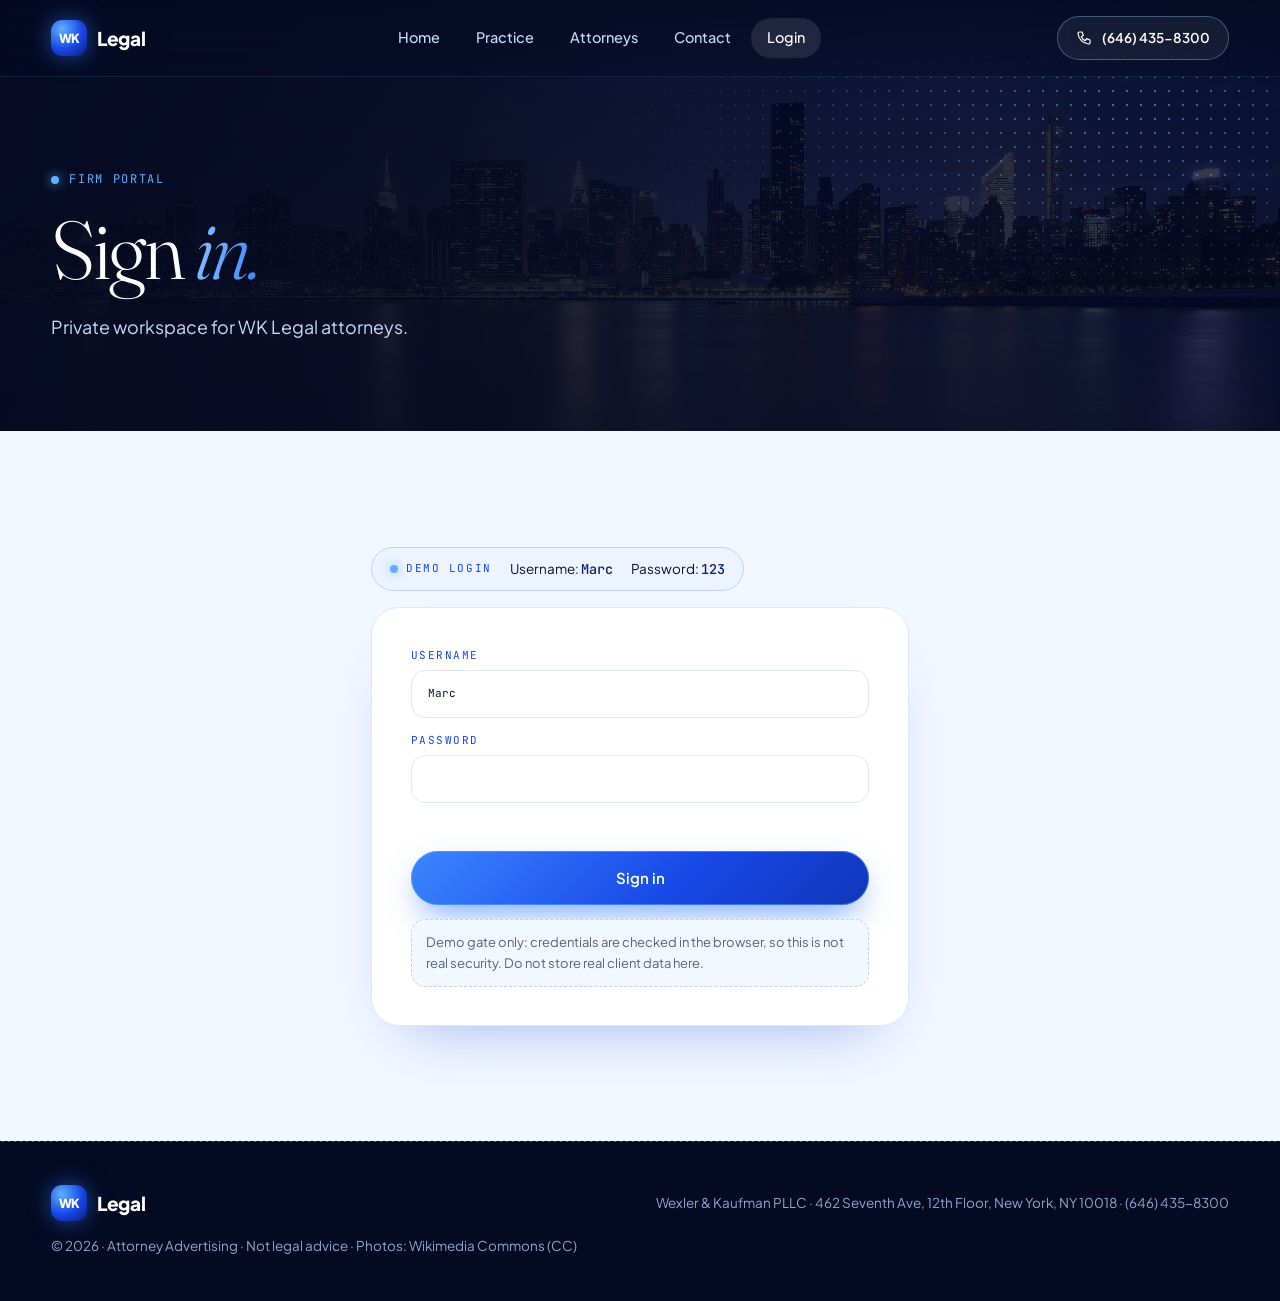
<file: portal/index.html>
<!doctype html><html lang="en"><head><meta charset="utf-8"><meta name="viewport" content="width=device-width,initial-scale=1"><title>WK Legal Portal</title>
<script src="../js/auth.js"></script><script>if(!WKAuth.isIn())location.replace('../login.html')</script>
<link rel="preconnect" href="https://fonts.googleapis.com"><link href="https://fonts.googleapis.com/css2?family=Fraunces:ital,opsz,wght@0,9..144,300;0,9..144,400;1,9..144,300&family=Plus+Jakarta+Sans:wght@400;500;600;700;800&family=JetBrains+Mono:wght@400;500&display=swap" rel="stylesheet"><link rel="stylesheet" href="../css/portal.css"></head><body>
<div class="mtop"><button class="btn" onclick="side.classList.toggle('open')" aria-label="Menu">☰</button><b>WK Legal</b><button class="btn s" onclick="logout()">Log out</button></div>
<div class="shell"><aside class="side" id="side"><a class="logo" href="#dashboard"><i>WK</i><span>Legal</span></a><nav id="nav"></nav><div class="who">Signed in as <b>Marc</b><br><button class="btn s" style="margin-top:8px" onclick="logout()">Log out</button><br><button class="btn s" style="margin-top:8px" onclick="resetData()">Reset sample data</button></div></aside>
<main class="main" style="padding-top:0"><div class="banner" role="note">Confidential · demo data · sample records only</div><div id="main" style="padding-top:20px"></div><footer class="pfoot">Grok Bots handle administrative tasks only. All legal work is performed by WK Legal attorneys.</footer></main></div>
<div class="shade" id="shade" onclick="closeD()"></div><div class="drawer" id="drawer"></div><div class="toast" id="toast"></div>
<script src="../js/portal.js"></script></body></html>
</file>
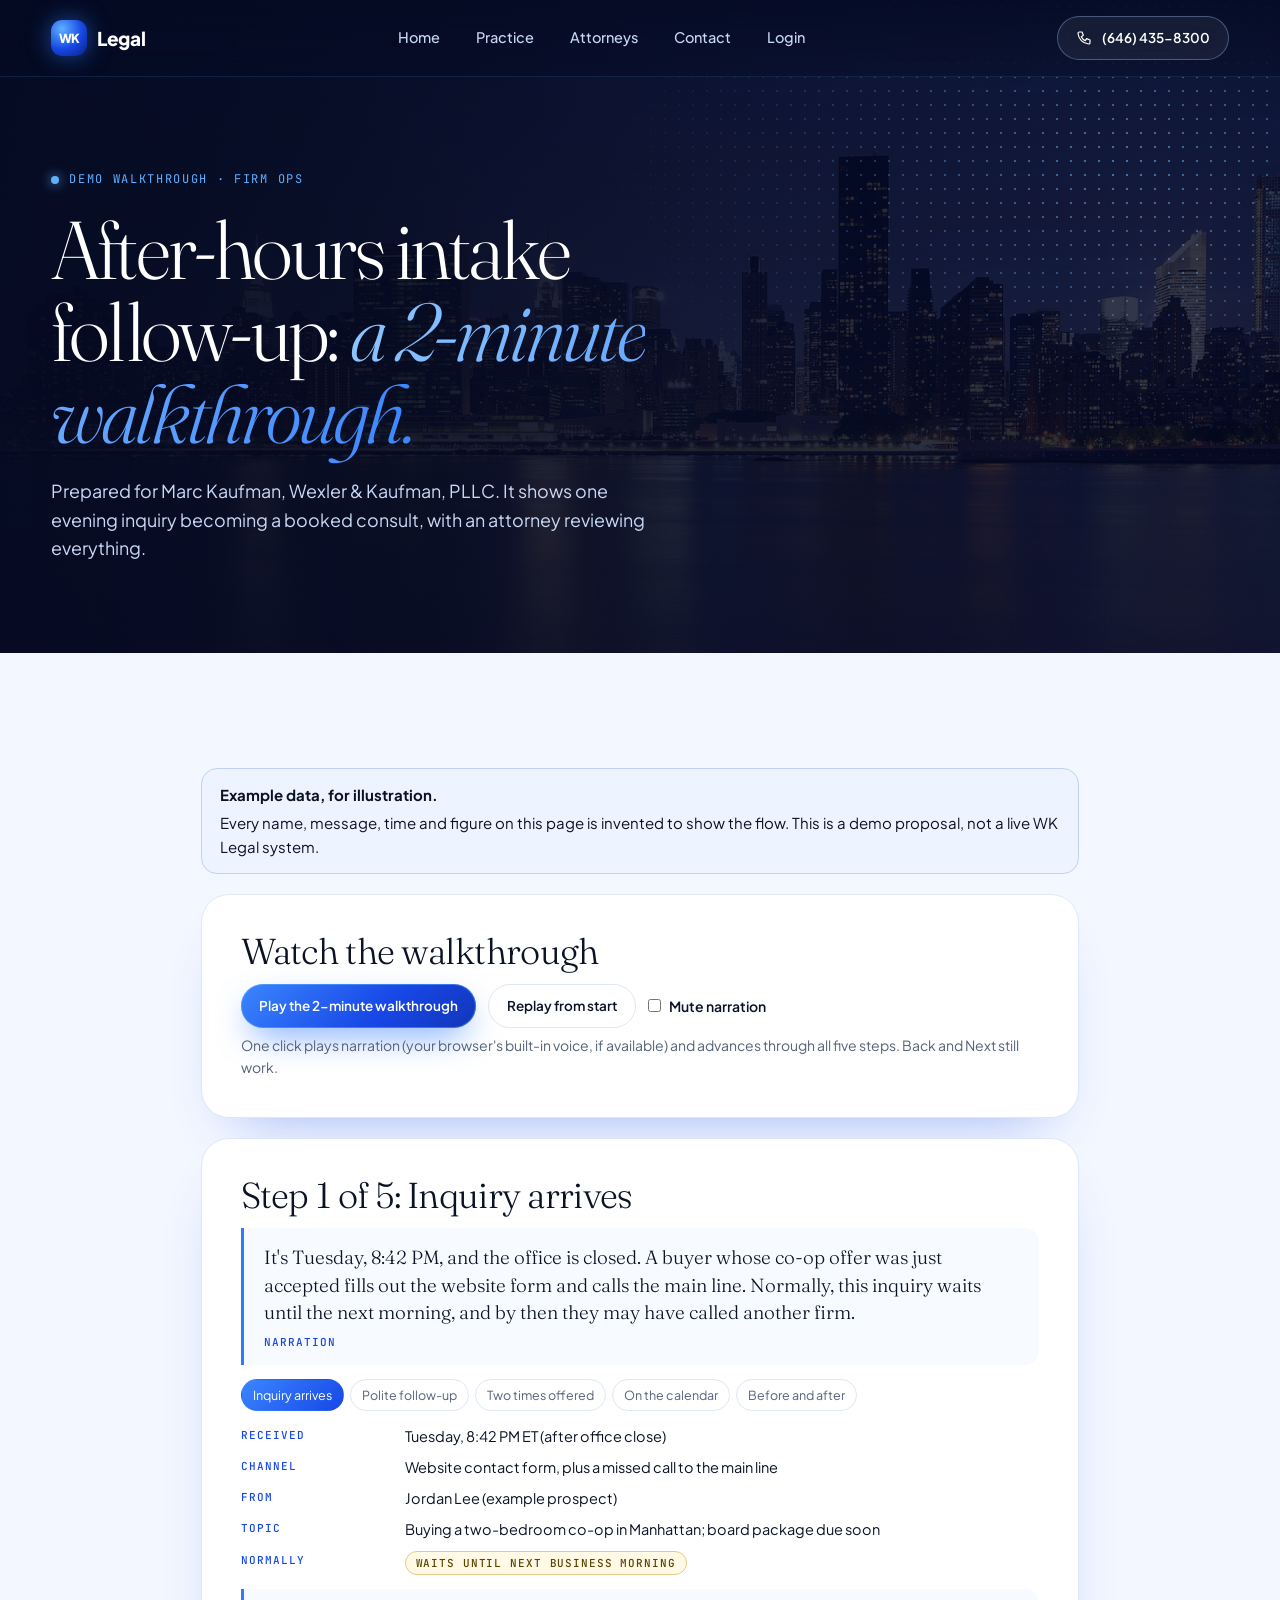
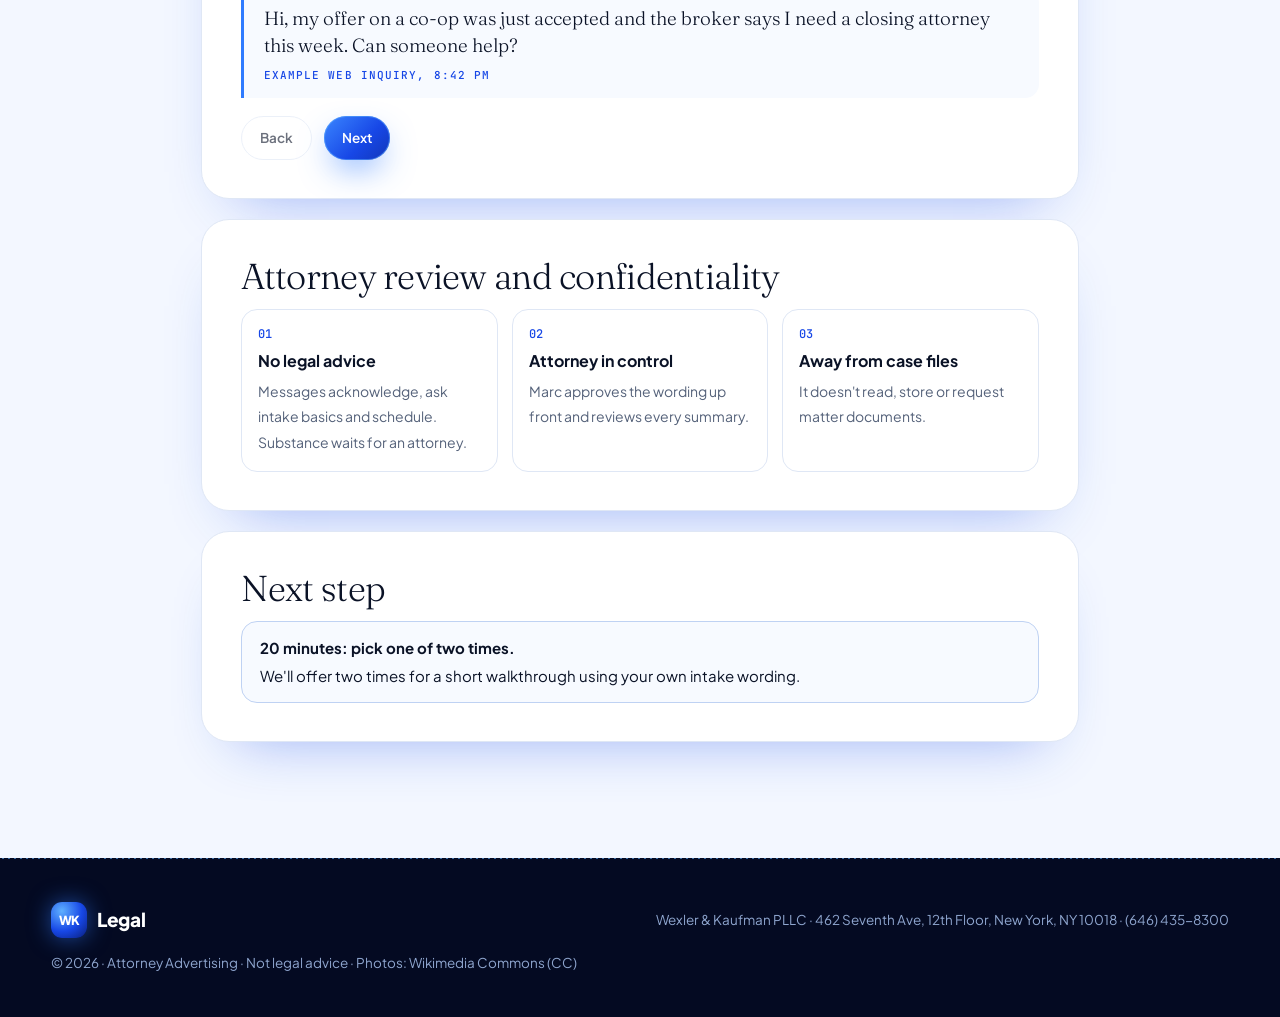
<file: after-hours-intake.html>
<!doctype html><html lang="en"><head><meta charset="utf-8"><meta name="viewport" content="width=device-width,initial-scale=1"><title>After-hours intake follow-up — WK Legal demo walkthrough</title>
<link rel="preconnect" href="https://fonts.googleapis.com"><link href="https://fonts.googleapis.com/css2?family=Fraunces:ital,opsz,wght@0,9..144,300;0,9..144,400;1,9..144,300&family=Plus+Jakarta+Sans:wght@400;500;600;700;800&family=JetBrains+Mono:wght@400;500&display=swap" rel="stylesheet"><link rel="stylesheet" href="css/site.css"><link rel="stylesheet" href="css/demo.css"><meta name="robots" content="noindex"></head><body>
<header class="hdr"><div class="w"><a class="logo" href="index.html"><i>WK</i><span>Legal</span></a>
<nav id="nl"><a href="index.html">Home</a><a href="practice.html">Practice</a><a href="attorneys.html">Attorneys</a><a href="contact.html">Contact</a><a href="login.html">Login</a></nav>
<div class="rt"><a class="btn gl sm" href="tel:+16464358300"><svg class="ic" width="16" height="16" viewBox="0 0 24 24" aria-hidden="true"><path d="M5 3h4l2 5-3 2a12 12 0 006 6l2-3 5 2v4a2 2 0 01-2 2A17 17 0 013 5a2 2 0 012-2z"/></svg><span class="t">(646) 435-8300</span></a><button class="navt" aria-label="Menu" onclick="document.getElementById('nl').classList.toggle('open')">Menu</button></div></div></header>
<section class="phero"><div class="bg"><img src="assets/wlk-midtown-bluehour.jpg" alt=""></div><div class="halftone"></div><div class="w"><p class="kick"><span class="pulse"></span>Demo walkthrough · Firm ops</p><h1>After-hours intake follow-up: <i>a 2-minute walkthrough.</i></h1><p class="sub">Prepared for Marc Kaufman, Wexler &amp; Kaufman, PLLC. It shows one evening inquiry becoming a booked consult, with an attorney reviewing everything.</p></div></section>
<section class="sec soft"><div class="w dw">
<div class="callout info"><b>Example data, for illustration.</b> Every name, message, time and figure on this page is invented to show the flow. This is a demo proposal, not a live WK Legal system.</div>
<div class="fcard"><h2 class="h3">Watch the walkthrough</h2><div class="acts"><button class="btn pr sm" id="play">Play the 2-minute walkthrough</button><button class="btn sm ghost" id="replay">Replay from start</button><label class="tog"><input type="checkbox" id="mute"> Mute narration</label></div><p class="cap2" id="pst">One click plays narration (your browser's built-in voice, if available) and advances through all five steps. Back and Next still work.</p></div>
<div class="fcard"><h2 class="h3" id="sh"></h2><blockquote class="q"><p id="narr"></p><cite>Narration</cite></blockquote><ol class="prog" id="prog"></ol><div id="panel"></div>
<div class="acts" style="margin-top:18px"><button class="btn sm ghost" id="back">Back</button><button class="btn pr sm" id="next">Next</button></div></div>
<div class="fcard"><h2 class="h3">Attorney review and confidentiality</h2><ol class="steps2"><li><b>No legal advice</b><span>Messages acknowledge, ask intake basics and schedule. Substance waits for an attorney.</span></li><li><b>Attorney in control</b><span>Marc approves the wording up front and reviews every summary.</span></li><li><b>Away from case files</b><span>It doesn't read, store or request matter documents.</span></li></ol></div>
<div class="fcard"><h2 class="h3">Next step</h2><div class="callout"><b>20 minutes: pick one of two times.</b> We'll offer two times for a short walkthrough using your own intake wording.</div></div>
</div></section>
<footer class="ft"><div class="w"><a class="logo" href="index.html"><i>WK</i><span>Legal</span></a><span>Wexler &amp; Kaufman PLLC · 462 Seventh Ave, 12th Floor, New York, NY 10018 · (646) 435-8300</span><span>© 2026 · Attorney Advertising · Not legal advice · <a href="assets/IMAGE_CREDITS.md">Photos: Wikimedia Commons (CC)</a></span></div></footer>
<script>

const NARR=["It's Tuesday, 8:42 PM, and the office is closed. A buyer whose co-op offer was just accepted fills out the website form and calls the main line. Normally, this inquiry waits until the next morning, and by then they may have called another firm.","Within four minutes, a polite follow-up goes out in the firm's approved wording. It thanks them, says an attorney will review the inquiry personally, and gives no legal advice. It asks only intake basics, like neighborhood and timing.","The prospect replies with the details and says phone is best. The follow-up offers exactly two open times from Marc's calendar, so the choice is easy.","The consult lands on Marc's calendar for Wednesday at 10 AM. He gets a one-line summary to review before the call. Nothing touches legal advice, case files, or client documents.","Here is the before and after, using example data. First response drops from the next morning to under five minutes, and missed inquiries become booked consults. Adjust the calculator to your own numbers, then pick one of two times for a 20-minute walkthrough."];
const STEPS=["Inquiry arrives","Polite follow-up","Two times offered","On the calendar","Before and after"];
const $=id=>document.getElementById(id);let step=0,playing=false,done=false,tok=0,timers=[];
const props=a=>'<dl class="props">'+a.map(([k,v])=>`<dt>${k}</dt><dd>${v}</dd>`).join('')+'</dl>';
const quote=(t,c)=>`<blockquote class="q"><p>${t}</p><cite>${c}</cite></blockquote>`;
let inq=60,pct=30,val=3500;
function calc(){const m=Math.max(0,+inq||0),u=Math.min(Math.max(0,+pct||0),100)/100,v=Math.max(0,+val||0);const missed=m*u,booked=missed*.4,rec=booked*.5*v;return[Math.round(missed),Math.round(booked),'$'+Math.round(rec).toLocaleString('en-US')]}
const PANELS=[
()=>props([["Received","Tuesday, 8:42 PM ET (after office close)"],["Channel","Website contact form, plus a missed call to the main line"],["From","Jordan Lee (example prospect)"],["Topic","Buying a two-bedroom co-op in Manhattan; board package due soon"],["Normally",'<span class="st wk">Waits until next business morning</span>']])+quote("Hi, my offer on a co-op was just accepted and the broker says I need a closing attorney this week. Can someone help?","Example web inquiry, 8:42 PM"),
()=>quote("Hi Jordan, thank you for contacting Wexler &amp; Kaufman. We received your note about your co-op purchase. An attorney will review your inquiry personally; we can't give legal advice by email. To help us prepare, could you share the property's neighborhood and your target contract date? We'd be glad to set up a short consultation.","Example follow-up email sent at 8:46 PM, 4 minutes later")+'<ul class="rows2"><li><div><b>Acknowledges and sets expectations</b><small>Says an attorney will review; gives no legal advice</small></div><span class="st ok">Guardrail</span></li><li><div><b>Asks only intake basics</b><small>Neighborhood, timing, contact preference. No documents requested</small></div><span class="st ok">Guardrail</span></li><li><div><b>Uses firm-approved wording</b><small>Templates Marc signs off on before launch</small></div></li></ul>',
()=>quote("Upper West Side, hoping to sign contracts in about two weeks. Phone is best.","Example reply from Jordan, 9:03 PM")+quote("Thanks, Jordan. Attorney Kaufman has two openings for a 20-minute phone consultation: Wednesday at 10:00 AM or Wednesday at 2:30 PM. Reply with the one that works and we'll confirm.","Example follow-up, 9:05 PM")+'<p class="cap2">Only open slots from Marc\'s calendar are offered, two at a time, so the choice is easy.</p>',
()=>{const ev=[{s:9,e:10,t:"Closing, existing client (example)"},{s:10,e:11,t:"Consult: Jordan Lee, co-op purchase (example)",sel:1,note:"Booked overnight"},{s:12,e:13,t:"Lunch"},{s:15,e:16.5,t:"Client meeting (example)"}];const H=64;let h='<div class="day"><div class="dh">Wednesday</div><div class="dgrid">';for(let t=8;t<18;t++)h+=`<div class="hr"><span>${t>12?t-12:t}${t>=12?' PM':' AM'}</span></div>`;h+=ev.map(e=>`<div class="ev${e.sel?' sel':''}" style="top:${(e.s-8)*H}px;height:${Math.max(H-6,(e.e-e.s)*H-6)}px">${e.t}${e.note?' <em>'+e.note+'</em>':''}</div>`).join('')+'</div></div>';return h+props([["One-line summary for Marc","Jordan Lee, first-time buyer, UWS co-op, offer accepted, wants contract signed in about 2 weeks; prefers phone."],["Review",'<span class="st ac">Marc reviews before the call</span>'],["Not touched","Legal advice, case files, client documents"]])},
()=>{const[a,b,c]=calc();return`<div class="tw2"><table class="tbl"><thead><tr><th>Measure</th><th>Before</th><th>After</th></tr></thead><tbody><tr><td>After-hours first response</td><td>Next morning, 12+ hrs</td><td><b>Under 5 min</b></td></tr><tr><td>Inquiries left unanswered</td><td>30%</td><td><b>0%</b></td></tr><tr><td>Consults booked from those</td><td>Few</td><td><b>About 4 in 10</b></td></tr></tbody></table></div>
<div class="calc form"><label>Monthly inquiries<input type="number" min="0" id="i1" value="${inq}"></label><label>% unanswered<input type="number" min="0" max="100" id="i2" value="${pct}"></label><label>Avg matter value ($)<input type="number" min="0" id="i3" value="${val}"></label></div>
<div class="mets"><div><b id="m1">${a}</b><span>Inquiries reached</span></div><div><b id="m2">${b}</b><span>Consults booked</span></div><div><b id="m3">${c}</b><span>Revenue recovered / month <em>Estimate</em></span></div></div><p class="cap2">Example assumptions: 40% of reached inquiries book a consult, and half of consults become engagements.</p>`}];
function render(){$('sh').textContent=`Step ${step+1} of 5: ${STEPS[step]}`;$('narr').textContent=NARR[step];$('prog').innerHTML=STEPS.map((s,i)=>`<li class="${i===step?'on':i<step?'dn':''}">${s}</li>`).join('');$('panel').innerHTML=PANELS[step]();$('back').disabled=step===0;$('next').textContent=step<4?'Next':'Start over';
 $('play').textContent=playing?'Pause':done?'Play again':'Play the 2-minute walkthrough';$('pst').textContent=playing?'Playing: advances on its own after each narration.':"One click plays narration (your browser's built-in voice, if available) and advances through all five steps. Back and Next still work.";
 if(step===4)['i1','i2','i3'].forEach((id,k)=>$(id).addEventListener('input',e=>{if(k==0)inq=e.target.value;if(k==1)pct=e.target.value;if(k==2)val=e.target.value;const[a,b,c]=calc();$('m1').textContent=a;$('m2').textContent=b;$('m3').textContent=c}))}
function stop(){tok++;timers.forEach(clearTimeout);timers=[];if(window.speechSynthesis)speechSynthesis.cancel()}
function go(){stop();render();if(!playing)return;const my=tok,adv=()=>{if(my!==tok)return;if(step<4){step++;go()}else{playing=false;done=true;stop();render()}};const muted=$('mute').checked;
 timers.push(setTimeout(adv,muted?18000:30000));
 if(!muted&&window.speechSynthesis&&window.SpeechSynthesisUtterance){try{const u=new SpeechSynthesisUtterance(NARR[step]);u.rate=.95;u.onend=()=>timers.push(setTimeout(adv,1200));speechSynthesis.speak(u)}catch(e){}}}
$('play').addEventListener('click',()=>{if(playing){playing=false;go();return}if(done||step===4)step=0;done=false;playing=true;go()});
$('replay').addEventListener('click',()=>{done=false;step=0;playing=true;go()});
$('mute').addEventListener('change',()=>{if(playing)go()});
$('back').addEventListener('click',()=>{step=Math.max(0,step-1);go()});
$('next').addEventListener('click',()=>{step=step<4?step+1:0;go()});
render();

</script>
</body></html>
</file>
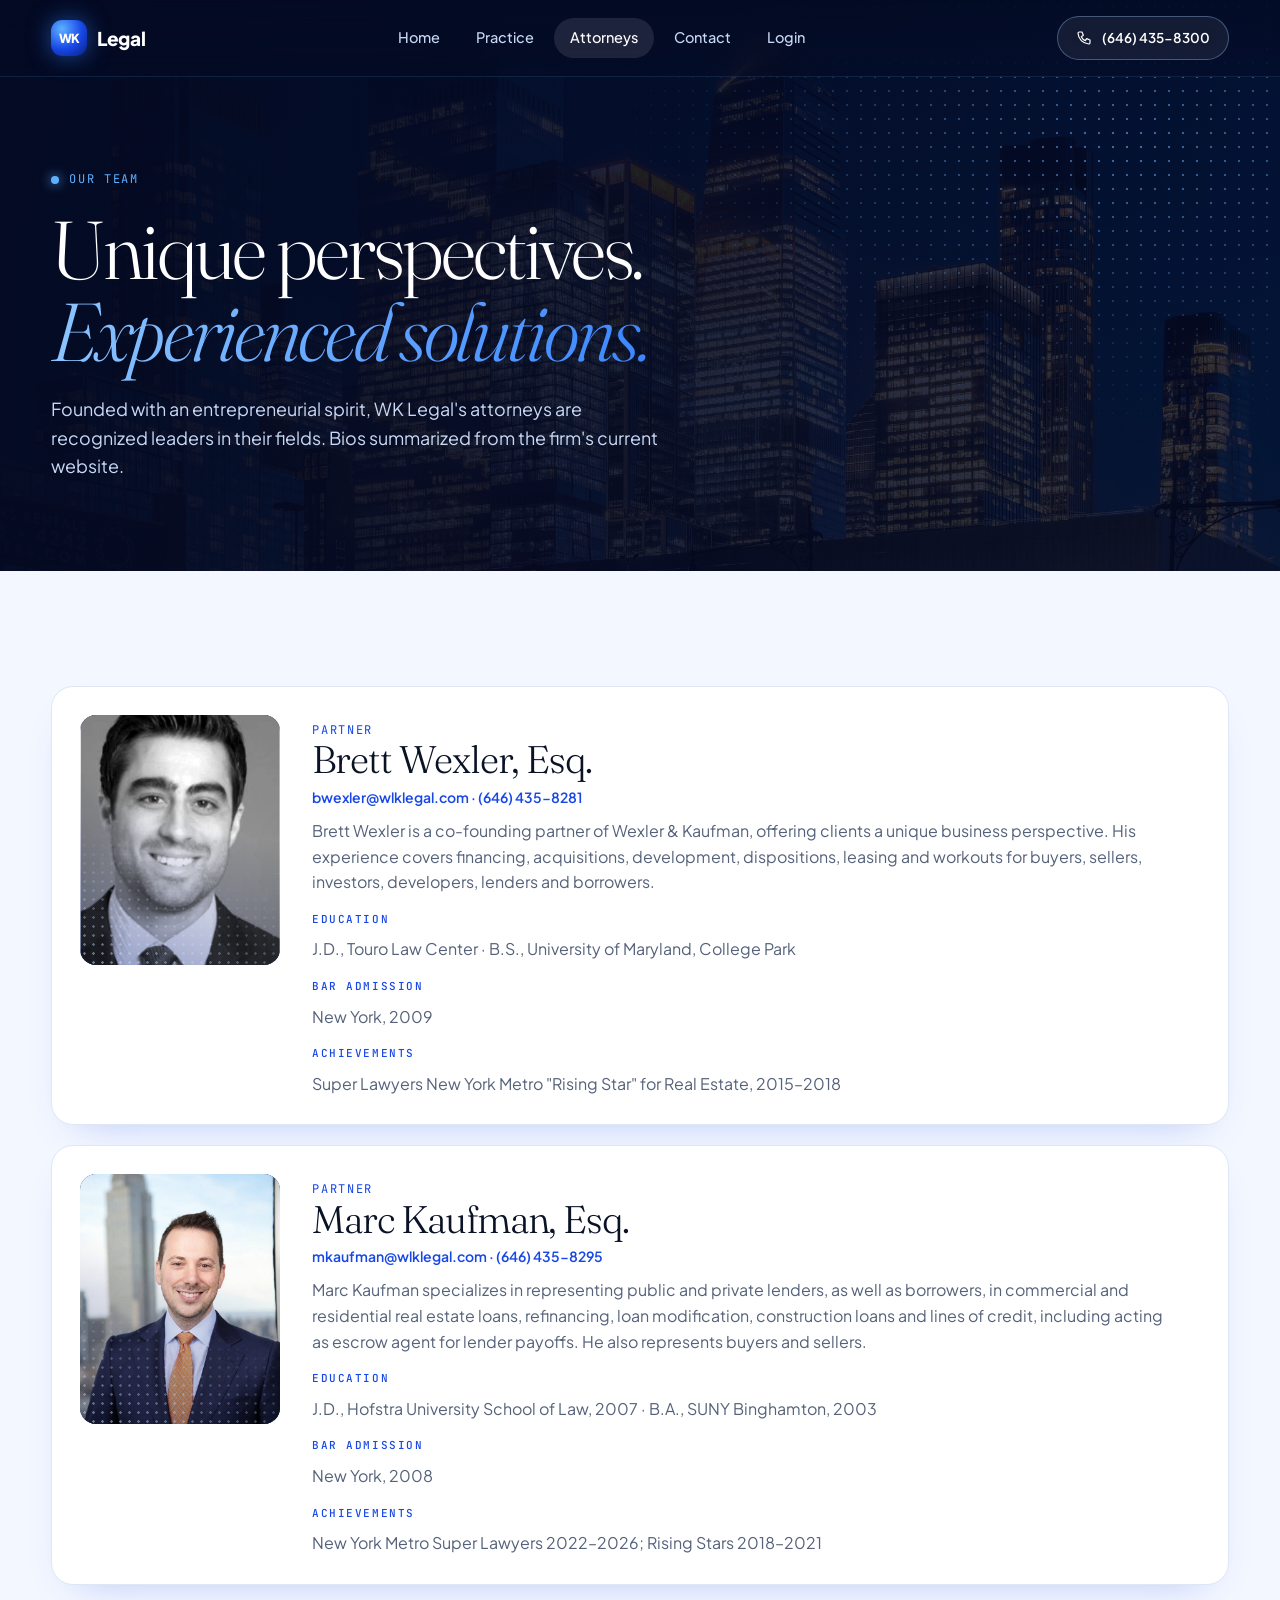
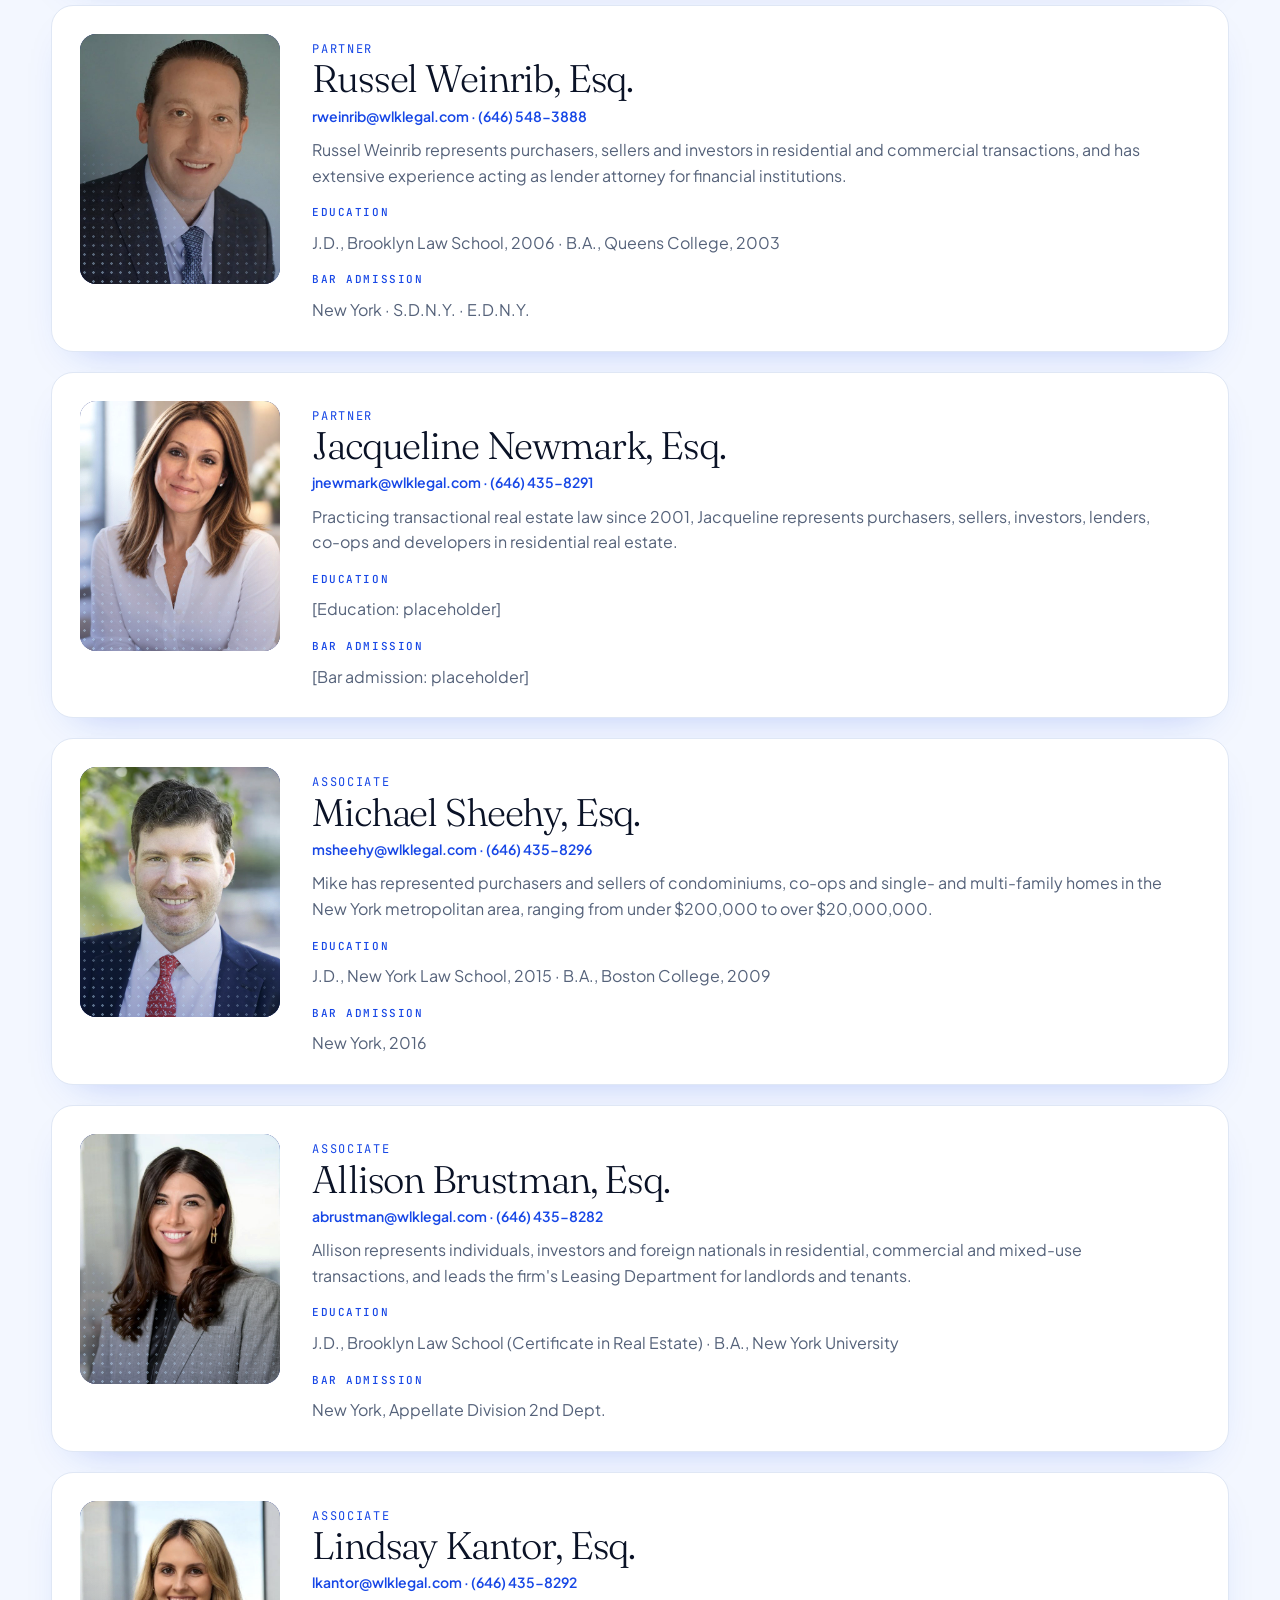
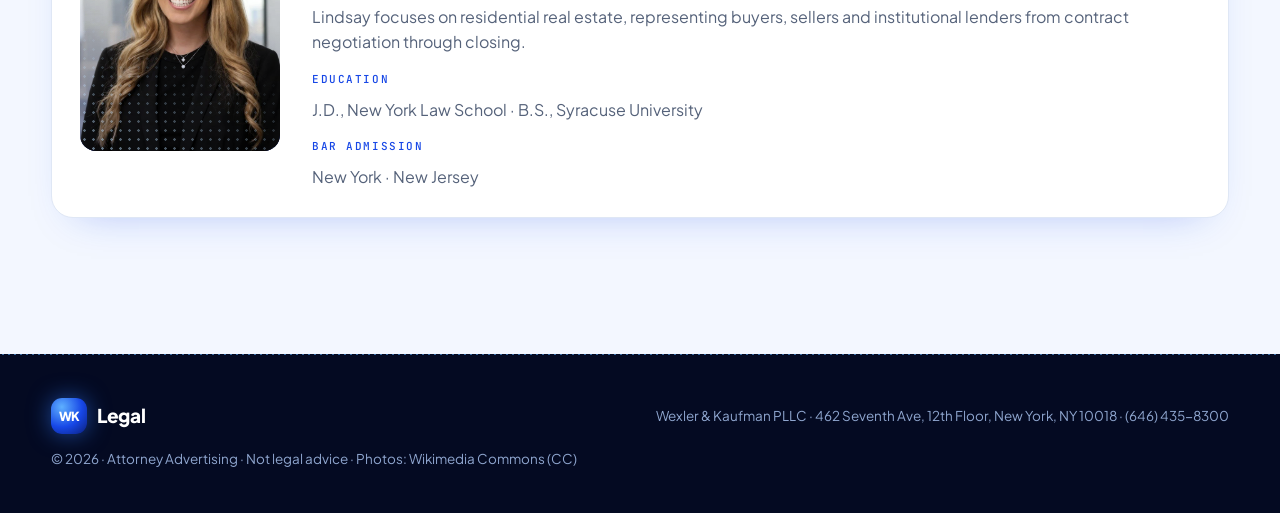
<file: attorneys.html>
<!doctype html><html lang="en"><head><meta charset="utf-8"><meta name="viewport" content="width=device-width,initial-scale=1"><title>Attorneys — WK Legal | Wexler &amp; Kaufman, PLLC</title>
<link rel="preconnect" href="https://fonts.googleapis.com"><link href="https://fonts.googleapis.com/css2?family=Fraunces:ital,opsz,wght@0,9..144,300;0,9..144,400;1,9..144,300&family=Plus+Jakarta+Sans:wght@400;500;600;700;800&family=JetBrains+Mono:wght@400;500&display=swap" rel="stylesheet"><link rel="stylesheet" href="css/site.css"></head><body>
<header class="hdr"><div class="w"><a class="logo" href="index.html"><i>WK</i><span>Legal</span></a>
<nav id="nl"><a href="index.html">Home</a><a href="practice.html">Practice</a><a href="attorneys.html" class=on>Attorneys</a><a href="contact.html">Contact</a><a href="login.html">Login</a></nav>
<div class="rt"><a class="btn gl sm" href="tel:+16464358300"><svg class="ic" width="16" height="16" viewBox="0 0 24 24" aria-hidden="true"><path d="M5 3h4l2 5-3 2a12 12 0 006 6l2-3 5 2v4a2 2 0 01-2 2A17 17 0 013 5a2 2 0 012-2z"/></svg><span class="t">(646) 435-8300</span></a><button class="navt" aria-label="Menu" onclick="document.getElementById('nl').classList.toggle('open')">Menu</button></div></div></header>
<section class="phero"><div class="bg"><img src="assets/wlk-hy-night.jpg" alt=""></div><div class="halftone"></div><div class="w"><p class="kick"><span class="pulse"></span>Our team</p><h1>Unique perspectives. <i>Experienced solutions.</i></h1><p class="sub">Founded with an entrepreneurial spirit, WK Legal's attorneys are recognized leaders in their fields. Bios summarized from the firm's current website.</p></div></section><section class="sec soft"><div class="w"><article class="att"><div class="tph photo"><img src="assets/team/wexler.jpg" alt="Brett Wexler, Esq."><i class="tdots"></i></div><div><span class="lab" style="margin:0">Partner</span><h3>Brett Wexler, Esq.</h3><p class="meta"><a href="mailto:bwexler@wlklegal.com">bwexler@wlklegal.com</a> · (646) 435-8281</p><p>Brett Wexler is a co-founding partner of Wexler & Kaufman, offering clients a unique business perspective. His experience covers financing, acquisitions, development, dispositions, leasing and workouts for buyers, sellers, investors, developers, lenders and borrowers.</p><h5>Education</h5><p>J.D., Touro Law Center · B.S., University of Maryland, College Park</p><h5>Bar admission</h5><p>New York, 2009</p><h5>Achievements</h5><p>Super Lawyers New York Metro "Rising Star" for Real Estate, 2015–2018</p></div></article><article class="att"><div class="tph photo"><img src="assets/team/kaufman.jpg" alt="Marc Kaufman, Esq."><i class="tdots"></i></div><div><span class="lab" style="margin:0">Partner</span><h3>Marc Kaufman, Esq.</h3><p class="meta"><a href="mailto:mkaufman@wlklegal.com">mkaufman@wlklegal.com</a> · (646) 435-8295</p><p>Marc Kaufman specializes in representing public and private lenders, as well as borrowers, in commercial and residential real estate loans, refinancing, loan modification, construction loans and lines of credit, including acting as escrow agent for lender payoffs. He also represents buyers and sellers.</p><h5>Education</h5><p>J.D., Hofstra University School of Law, 2007 · B.A., SUNY Binghamton, 2003</p><h5>Bar admission</h5><p>New York, 2008</p><h5>Achievements</h5><p>New York Metro Super Lawyers 2022–2026; Rising Stars 2018–2021</p></div></article><article class="att"><div class="tph photo"><img src="assets/team/weinrib.jpg" alt="Russel Weinrib, Esq."><i class="tdots"></i></div><div><span class="lab" style="margin:0">Partner</span><h3>Russel Weinrib, Esq.</h3><p class="meta"><a href="mailto:rweinrib@wlklegal.com">rweinrib@wlklegal.com</a> · (646) 548-3888</p><p>Russel Weinrib represents purchasers, sellers and investors in residential and commercial transactions, and has extensive experience acting as lender attorney for financial institutions.</p><h5>Education</h5><p>J.D., Brooklyn Law School, 2006 · B.A., Queens College, 2003</p><h5>Bar admission</h5><p>New York · S.D.N.Y. · E.D.N.Y.</p></div></article><article class="att"><div class="tph photo"><img src="assets/team/newmark.jpg" alt="Jacqueline Newmark, Esq."><i class="tdots"></i></div><div><span class="lab" style="margin:0">Partner</span><h3>Jacqueline Newmark, Esq.</h3><p class="meta"><a href="mailto:jnewmark@wlklegal.com">jnewmark@wlklegal.com</a> · (646) 435-8291</p><p>Practicing transactional real estate law since 2001, Jacqueline represents purchasers, sellers, investors, lenders, co-ops and developers in residential real estate.</p><h5>Education</h5><p>[Education: placeholder]</p><h5>Bar admission</h5><p>[Bar admission: placeholder]</p></div></article><article class="att"><div class="tph photo"><img src="assets/team/sheehy.jpg" alt="Michael Sheehy, Esq."><i class="tdots"></i></div><div><span class="lab" style="margin:0">Associate</span><h3>Michael Sheehy, Esq.</h3><p class="meta"><a href="mailto:msheehy@wlklegal.com">msheehy@wlklegal.com</a> · (646) 435-8296</p><p>Mike has represented purchasers and sellers of condominiums, co-ops and single- and multi-family homes in the New York metropolitan area, ranging from under $200,000 to over $20,000,000.</p><h5>Education</h5><p>J.D., New York Law School, 2015 · B.A., Boston College, 2009</p><h5>Bar admission</h5><p>New York, 2016</p></div></article><article class="att"><div class="tph photo"><img src="assets/team/brustman.jpg" alt="Allison Brustman, Esq."><i class="tdots"></i></div><div><span class="lab" style="margin:0">Associate</span><h3>Allison Brustman, Esq.</h3><p class="meta"><a href="mailto:abrustman@wlklegal.com">abrustman@wlklegal.com</a> · (646) 435-8282</p><p>Allison represents individuals, investors and foreign nationals in residential, commercial and mixed-use transactions, and leads the firm's Leasing Department for landlords and tenants.</p><h5>Education</h5><p>J.D., Brooklyn Law School (Certificate in Real Estate) · B.A., New York University</p><h5>Bar admission</h5><p>New York, Appellate Division 2nd Dept.</p></div></article><article class="att"><div class="tph photo"><img src="assets/team/kantor.jpg" alt="Lindsay Kantor, Esq."><i class="tdots"></i></div><div><span class="lab" style="margin:0">Associate</span><h3>Lindsay Kantor, Esq.</h3><p class="meta"><a href="mailto:lkantor@wlklegal.com">lkantor@wlklegal.com</a> · (646) 435-8292</p><p>Lindsay focuses on residential real estate, representing buyers, sellers and institutional lenders from contract negotiation through closing.</p><h5>Education</h5><p>J.D., New York Law School · B.S., Syracuse University</p><h5>Bar admission</h5><p>New York · New Jersey</p></div></article></div></section>
<footer class="ft"><div class="w"><a class="logo" href="index.html"><i>WK</i><span>Legal</span></a><span>Wexler &amp; Kaufman PLLC · 462 Seventh Ave, 12th Floor, New York, NY 10018 · (646) 435-8300</span><span>© 2026 · Attorney Advertising · Not legal advice · <a href="assets/IMAGE_CREDITS.md">Photos: Wikimedia Commons (CC)</a></span></div></footer>
</body></html>
</file>
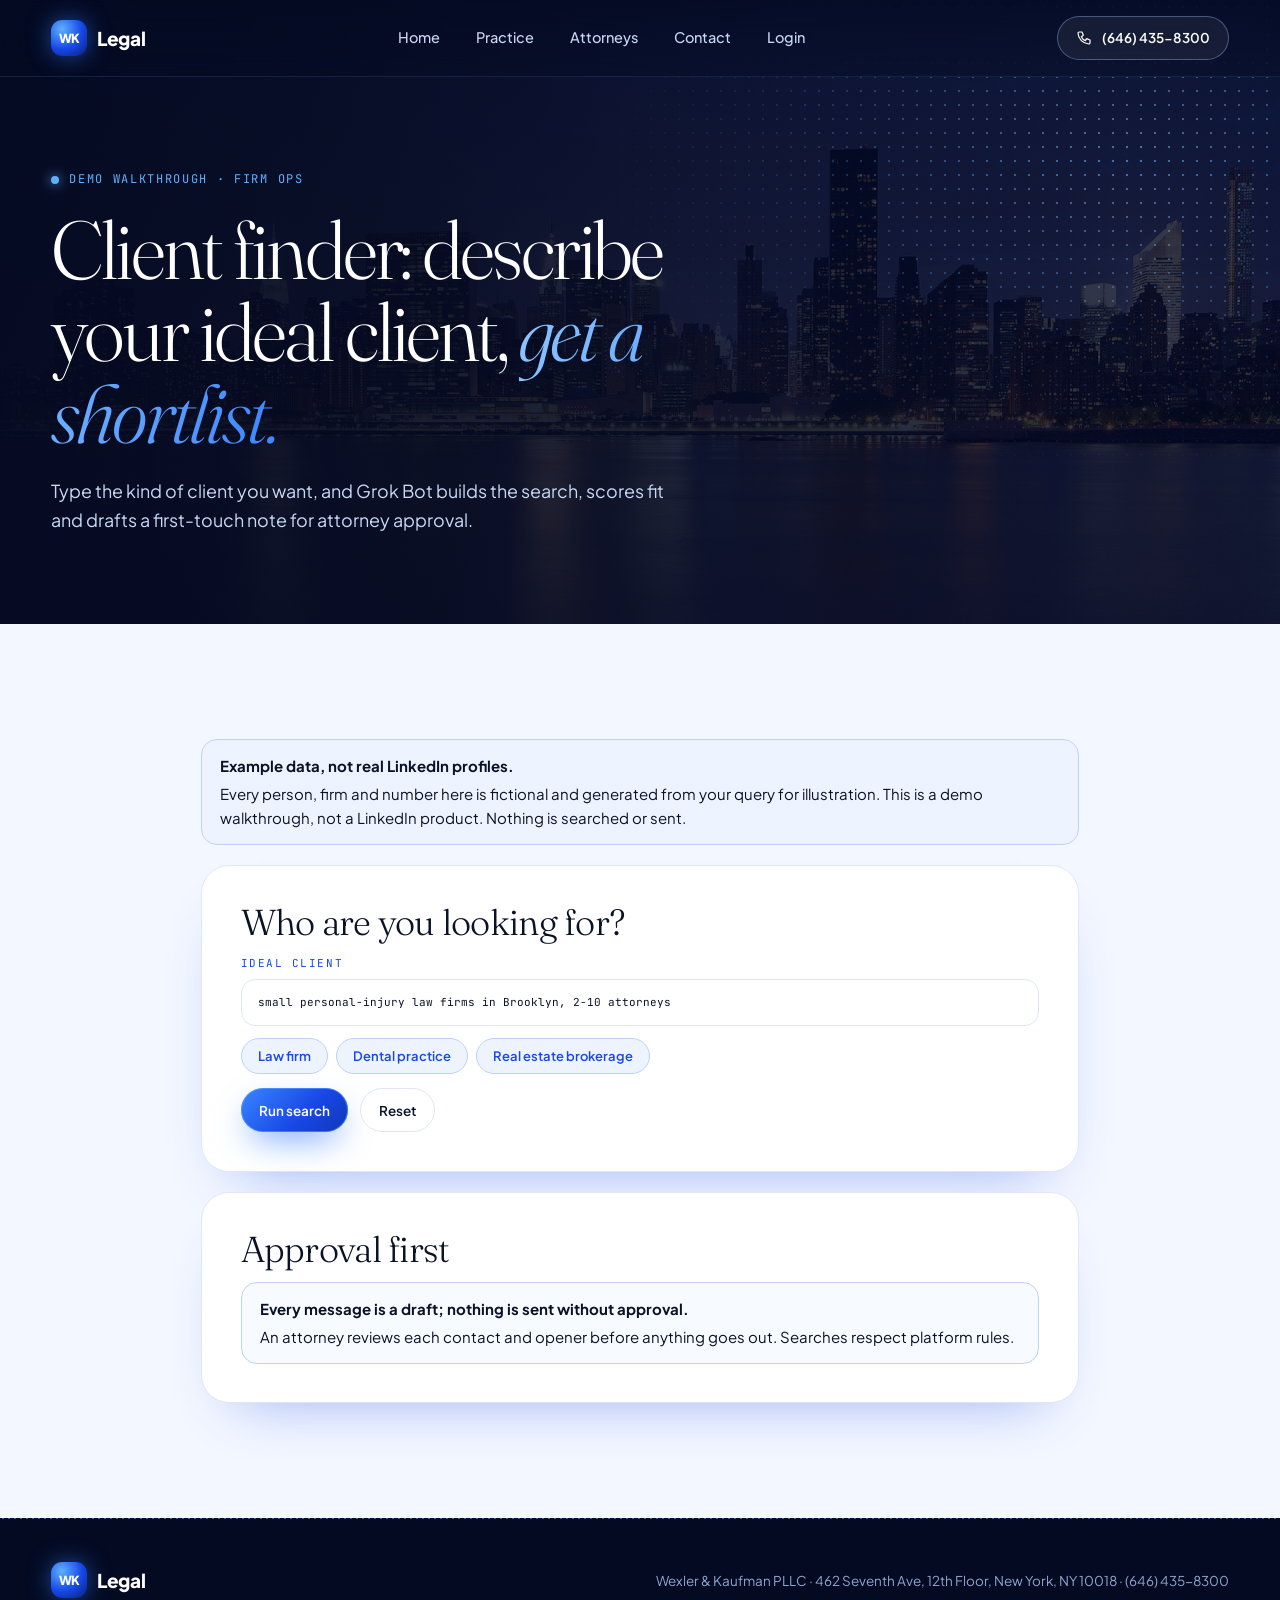
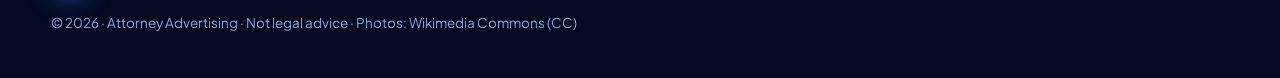
<file: client-finder.html>
<!doctype html><html lang="en"><head><meta charset="utf-8"><meta name="viewport" content="width=device-width,initial-scale=1"><title>Client finder — WK Legal demo walkthrough</title>
<link rel="preconnect" href="https://fonts.googleapis.com"><link href="https://fonts.googleapis.com/css2?family=Fraunces:ital,opsz,wght@0,9..144,300;0,9..144,400;1,9..144,300&family=Plus+Jakarta+Sans:wght@400;500;600;700;800&family=JetBrains+Mono:wght@400;500&display=swap" rel="stylesheet"><link rel="stylesheet" href="css/site.css"><link rel="stylesheet" href="css/demo.css"><meta name="robots" content="noindex"></head><body>
<header class="hdr"><div class="w"><a class="logo" href="index.html"><i>WK</i><span>Legal</span></a>
<nav id="nl"><a href="index.html">Home</a><a href="practice.html">Practice</a><a href="attorneys.html">Attorneys</a><a href="contact.html">Contact</a><a href="login.html">Login</a></nav>
<div class="rt"><a class="btn gl sm" href="tel:+16464358300"><svg class="ic" width="16" height="16" viewBox="0 0 24 24" aria-hidden="true"><path d="M5 3h4l2 5-3 2a12 12 0 006 6l2-3 5 2v4a2 2 0 01-2 2A17 17 0 013 5a2 2 0 012-2z"/></svg><span class="t">(646) 435-8300</span></a><button class="navt" aria-label="Menu" onclick="document.getElementById('nl').classList.toggle('open')">Menu</button></div></div></header>
<section class="phero"><div class="bg"><img src="assets/wlk-midtown-bluehour.jpg" alt=""></div><div class="halftone"></div><div class="w"><p class="kick"><span class="pulse"></span>Demo walkthrough · Firm ops</p><h1>Client finder: describe your ideal client, <i>get a shortlist.</i></h1><p class="sub">Type the kind of client you want, and Grok Bot builds the search, scores fit and drafts a first-touch note for attorney approval.</p></div></section>
<section class="sec soft"><div class="w dw">
<div class="callout info"><b>Example data, not real LinkedIn profiles.</b> Every person, firm and number here is fictional and generated from your query for illustration. This is a demo walkthrough, not a LinkedIn product. Nothing is searched or sent.</div>
<div class="fcard"><h2 class="h3">Who are you looking for?</h2>
<form class="form" id="cf" onsubmit="return false"><label>Ideal client<input id="q" placeholder="e.g. small personal-injury law firms in Brooklyn, 2-10 attorneys"></label></form>
<div class="chips" id="chips"></div>
<div class="acts" style="margin-top:14px"><button class="btn pr sm" id="run">Run search</button><button class="btn sm ghost" id="reset">Reset</button></div></div>
<div id="steps" class="fcard" hidden><h2 class="h3">What Grok Bot is doing</h2><ol class="rows" id="rows"></ol></div>
<div id="out" hidden><h2 class="h3" id="shead"></h2><p class="cap2" id="scap"></p><div class="cgrid" id="cards"></div></div>
<div class="fcard"><h2 class="h3">Approval first</h2><div class="callout"><b>Every message is a draft; nothing is sent without approval.</b> An attorney reviews each contact and opener before anything goes out. Searches respect platform rules.</div></div>
</div></section>
<footer class="ft"><div class="w"><a class="logo" href="index.html"><i>WK</i><span>Legal</span></a><span>Wexler &amp; Kaufman PLLC · 462 Seventh Ave, 12th Floor, New York, NY 10018 · (646) 435-8300</span><span>© 2026 · Attorney Advertising · Not legal advice · <a href="assets/IMAGE_CREDITS.md">Photos: Wikimedia Commons (CC)</a></span></div></footer>
<script>

const CHIPS=[{label:"Law firm",q:"small personal-injury law firms in Brooklyn, 2-10 attorneys"},{label:"Dental practice",q:"independent dental practices in Austin, 3-15 staff"},{label:"Real estate brokerage",q:"boutique real estate brokerages in Miami, 5-25 agents"}];
const STEP_NAMES=["Parsing ideal-client profile","Building LinkedIn search filters","Scanning results","Scoring fit","Drafting a first-touch note for attorney approval"];
const FIRST=["Avery","Jordan","Riley","Morgan","Casey","Taylor","Quinn","Reese"],LAST=["Halvorsen","Okafor-Lane","Brightwater","Castellano","Pemberton","Ashgrove","Delacroix","Winslow"];
const esc=s=>String(s).replace(/[&<>"']/g,c=>({'&':'&amp;','<':'&lt;','>':'&gt;','"':'&quot;',"'":'&#39;'}[c]));
function parse(q){const s=q.toLowerCase();const locM=q.match(/\bin ([A-Za-z .'-]+?)(,|$| with| \d)/);const location=locM?locM[1].trim():"Your target area";const sizeM=q.match(/(\d+)\s*[-–to]+\s*(\d+)\s*([a-z]+)?/i);const size=sizeM?sizeM[1]+"–"+sizeM[2]+" "+(sizeM[3]||"employees"):"Small (under 50)";
 if(/law|attorney|legal|lawyer/.test(s)){const focus=/injury/.test(s)?"personal injury":/estate|real/.test(s)?"real estate law":/family/.test(s)?"family law":"general practice";return{industry:"Law practice",location,size,focus,titles:["Managing Partner","Founding Attorney","Partner","Practice Manager"],orgs:["Law Group","& Associates","Legal, PLLC","Law Offices"],pain:"after-hours inquiries going to voicemail"}}
 if(/dental|dentist|orthodont/.test(s))return{industry:"Dental practice",location,size,focus:"general and cosmetic dentistry",titles:["Practice Owner, DDS","Office Manager","Lead Dentist, DMD","Practice Administrator"],orgs:["Dental Studio","Family Dentistry","Smile Care","Dental Group"],pain:"new-patient calls missed during procedures"};
 if(/real estate|realty|broker|realtor/.test(s))return{industry:"Real estate brokerage",location,size,focus:"residential sales",titles:["Broker of Record","Managing Broker","Team Lead","Director of Operations"],orgs:["Realty","Properties","Homes Group","Real Estate Co."],pain:"web leads that cool off before an agent calls back"};
 return{industry:"Professional services",location,size,focus:"the profile you described",titles:["Owner","Founder","Operations Lead","General Manager"],orgs:["Partners","Group","Co.","Studio"],pain:"slow follow-up on new inquiries"}}
function makeContacts(p,seed){const out=[];for(let i=0;i<7;i++){const f=FIRST[(i+seed)%8],l=LAST[(i*3+seed)%8];out.push({name:f+" "+l,title:p.titles[i%p.titles.length],firm:LAST[(i*5+seed+2)%8]+" "+p.orgs[i%p.orgs.length],location:p.location,score:94-i*4-((seed+i)%3),why:(i%p.titles.length<2?"Decision-maker":"Runs day-to-day operations")+" at a "+p.size+" "+p.industry.toLowerCase()+" focused on "+p.focus+" in "+p.location+".",opener:"Hi "+f+", I work with "+p.industry.toLowerCase()+"s in "+p.location+" on "+p.pain+". Open to a 20-minute look at how others handle it?"})}return out}
const q=document.getElementById('q');q.value=CHIPS[0].q;let phase=-1,ran="",seed=0,timer=null;
document.getElementById('chips').innerHTML=CHIPS.map((c,i)=>`<button class="chip2" data-i="${i}">${c.label}</button>`).join('');
document.querySelectorAll('.chip2').forEach(b=>b.addEventListener('click',()=>{q.value=CHIPS[b.dataset.i].q;reset()}));
function detail(p){return["Industry: "+p.industry+". Focus: "+p.focus+".","Title: "+p.titles.slice(0,3).join(", ")+". Location: "+p.location+". Company size: "+p.size+".","Example: 212 profiles matched the filters; 38 kept after removing out-of-area and inactive ones.","Ranked by role, firm size, location and fit with "+p.pain+".","One opener per contact, queued as drafts. Nothing is sent."]}
function render(){const p=parse(ran||q.value),done=phase>=STEP_NAMES.length,d=detail(p),run=document.getElementById('run');
 run.textContent=phase>=0&&!done?"Searching...":"Run search";run.disabled=phase>=0&&!done;
 document.getElementById('steps').hidden=phase<0;
 document.getElementById('rows').innerHTML=STEP_NAMES.map((n,i)=>`<li><span class="n">${i+1}</span><div><b>${n}</b>${i<=phase?`<small>${esc(d[i])}</small>`:''}</div><span class="st ${i<phase?'ok':i===phase?'wk':''}">${i<phase?'Done':i===phase?'Working':'Queued'}</span></li>`).join('');
 const out=document.getElementById('out');out.hidden=!done;if(done){const cs=makeContacts(p,seed);document.getElementById('shead').textContent="Shortlist: "+cs.length+" example contacts";document.getElementById('scap').textContent="For: "+ran;
  document.getElementById('cards').innerHTML=cs.map(c=>`<article class="fcard ccard"><h3>${esc(c.name)}</h3><dl><dt>Title</dt><dd>${esc(c.title)}</dd><dt>Firm</dt><dd>${esc(c.firm)}</dd><dt>Location</dt><dd>${esc(c.location)}</dd><dt>Fit score</dt><dd><span class="st ${c.score>=85?'ok':'ac'}">${c.score} / 100</span></dd><dt>Why they match</dt><dd>${esc(c.why)}</dd><dt>Suggested opener (draft)</dt><dd>${esc(c.opener)}</dd></dl></article>`).join('')}}
function tick(){clearTimeout(timer);if(phase>=0&&phase<STEP_NAMES.length)timer=setTimeout(()=>{phase++;render();tick()},1100)}
function reset(){clearTimeout(timer);phase=-1;ran="";render()}
document.getElementById('run').addEventListener('click',()=>{if(!q.value.trim())return;seed=q.value.length%8;ran=q.value;phase=0;render();tick()});
document.getElementById('reset').addEventListener('click',reset);render();

</script>
</body></html>
</file>
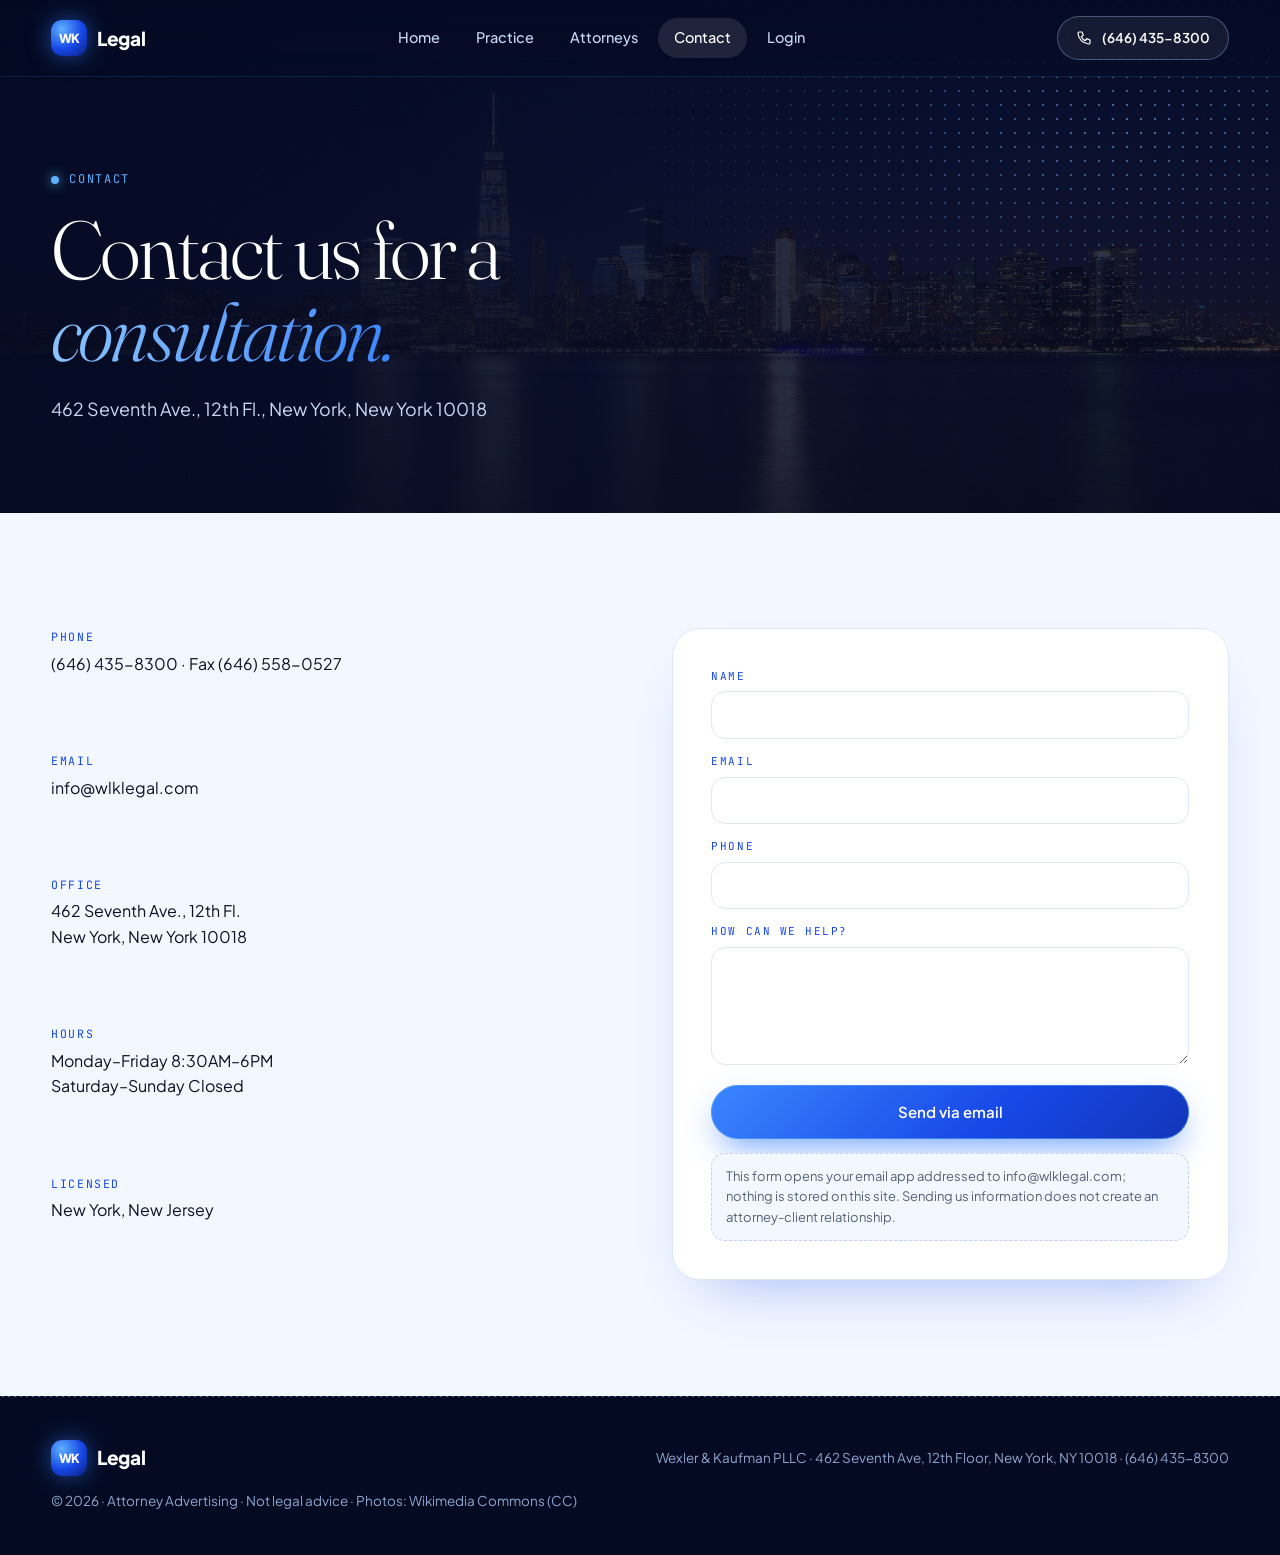
<file: contact.html>
<!doctype html><html lang="en"><head><meta charset="utf-8"><meta name="viewport" content="width=device-width,initial-scale=1"><title>Contact — WK Legal | Wexler &amp; Kaufman, PLLC</title>
<link rel="preconnect" href="https://fonts.googleapis.com"><link href="https://fonts.googleapis.com/css2?family=Fraunces:ital,opsz,wght@0,9..144,300;0,9..144,400;1,9..144,300&family=Plus+Jakarta+Sans:wght@400;500;600;700;800&family=JetBrains+Mono:wght@400;500&display=swap" rel="stylesheet"><link rel="stylesheet" href="css/site.css"></head><body>
<header class="hdr"><div class="w"><a class="logo" href="index.html"><i>WK</i><span>Legal</span></a>
<nav id="nl"><a href="index.html">Home</a><a href="practice.html">Practice</a><a href="attorneys.html">Attorneys</a><a href="contact.html" class=on>Contact</a><a href="login.html">Login</a></nav>
<div class="rt"><a class="btn gl sm" href="tel:+16464358300"><svg class="ic" width="16" height="16" viewBox="0 0 24 24" aria-hidden="true"><path d="M5 3h4l2 5-3 2a12 12 0 006 6l2-3 5 2v4a2 2 0 01-2 2A17 17 0 013 5a2 2 0 012-2z"/></svg><span class="t">(646) 435-8300</span></a><button class="navt" aria-label="Menu" onclick="document.getElementById('nl').classList.toggle('open')">Menu</button></div></div></header>
<section class="phero"><div class="bg"><img src="assets/wlk-liberty-bluehour.jpg" alt=""></div><div class="halftone"></div><div class="w"><p class="kick"><span class="pulse"></span>Contact</p><h1>Contact us for a <i>consultation.</i></h1><p class="sub">462 Seventh Ave., 12th Fl., New York, New York 10018</p></div></section><section class="sec soft"><div class="w two"><dl class="dl"><div><dt>Phone</dt><dd><a href="tel:+16464358300">(646) 435-8300</a> · Fax (646) 558-0527</dd></div><div><dt>Email</dt><dd><a href="mailto:info@wlklegal.com">info@wlklegal.com</a></dd></div><div><dt>Office</dt><dd>462 Seventh Ave., 12th Fl.<br>New York, New York 10018</dd></div><div><dt>Hours</dt><dd>Monday–Friday 8:30AM–6PM<br>Saturday–Sunday Closed</dd></div><div><dt>Licensed</dt><dd>New York, New Jersey</dd></div></dl>
<form class="form fcard" onsubmit="event.preventDefault();var f=this;location.href='mailto:info@wlklegal.com?subject='+encodeURIComponent('Consultation request: '+f.n.value)+'&body='+encodeURIComponent(f.m.value+'\n\n'+f.n.value+' · '+f.e.value+' · '+f.p.value)"><label>Name<input name="n" required></label><label>Email<input name="e" type="email" required></label><label>Phone<input name="p"></label><label>How can we help?<textarea name="m" rows="5" required></textarea></label><button class="btn pr" type="submit">Send via email</button><p class="note">This form opens your email app addressed to info@wlklegal.com; nothing is stored on this site. Sending us information does not create an attorney-client relationship.</p></form></div></section>
<footer class="ft"><div class="w"><a class="logo" href="index.html"><i>WK</i><span>Legal</span></a><span>Wexler &amp; Kaufman PLLC · 462 Seventh Ave, 12th Floor, New York, NY 10018 · (646) 435-8300</span><span>© 2026 · Attorney Advertising · Not legal advice · <a href="assets/IMAGE_CREDITS.md">Photos: Wikimedia Commons (CC)</a></span></div></footer>
</body></html>
</file>
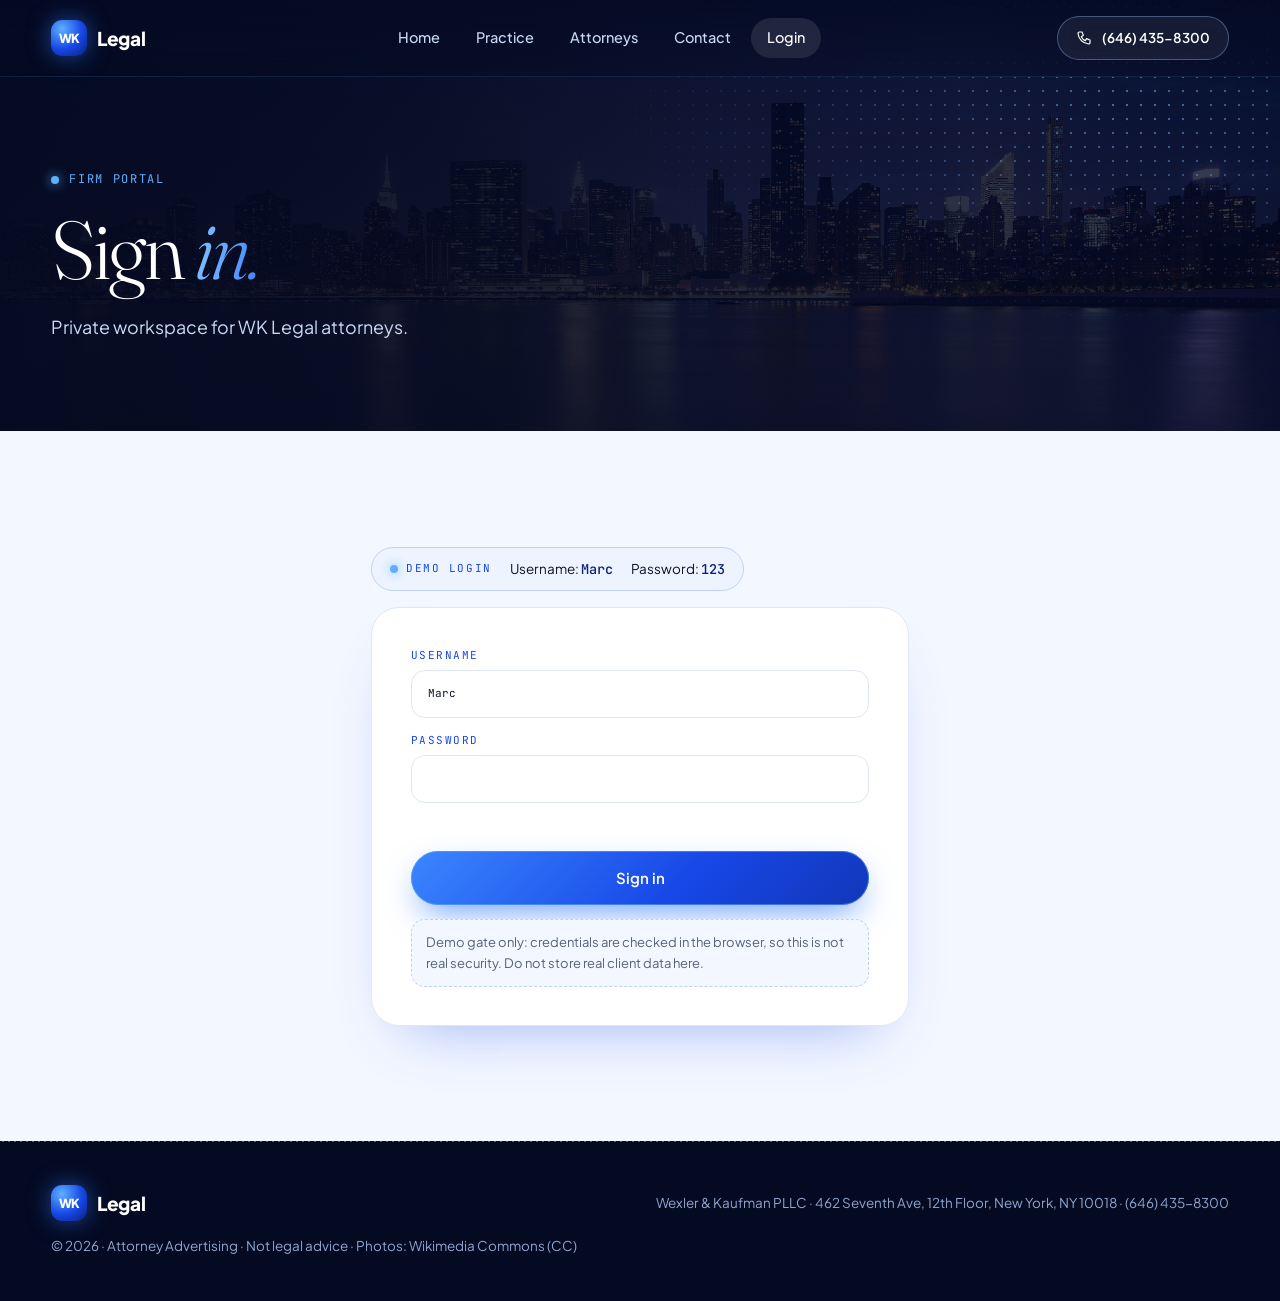
<file: login.html>
<!doctype html><html lang="en"><head><meta charset="utf-8"><meta name="viewport" content="width=device-width,initial-scale=1"><title>Login — WK Legal | Wexler &amp; Kaufman, PLLC</title>
<link rel="preconnect" href="https://fonts.googleapis.com"><link href="https://fonts.googleapis.com/css2?family=Fraunces:ital,opsz,wght@0,9..144,300;0,9..144,400;1,9..144,300&family=Plus+Jakarta+Sans:wght@400;500;600;700;800&family=JetBrains+Mono:wght@400;500&display=swap" rel="stylesheet"><link rel="stylesheet" href="css/site.css"></head><body>
<header class="hdr"><div class="w"><a class="logo" href="index.html"><i>WK</i><span>Legal</span></a>
<nav id="nl"><a href="index.html">Home</a><a href="practice.html">Practice</a><a href="attorneys.html">Attorneys</a><a href="contact.html">Contact</a><a href="login.html" class=on>Login</a></nav>
<div class="rt"><a class="btn gl sm" href="tel:+16464358300"><svg class="ic" width="16" height="16" viewBox="0 0 24 24" aria-hidden="true"><path d="M5 3h4l2 5-3 2a12 12 0 006 6l2-3 5 2v4a2 2 0 01-2 2A17 17 0 013 5a2 2 0 012-2z"/></svg><span class="t">(646) 435-8300</span></a><button class="navt" aria-label="Menu" onclick="document.getElementById('nl').classList.toggle('open')">Menu</button></div></div></header>
<section class="phero"><div class="bg"><img src="assets/wlk-midtown-bluehour.jpg" alt=""></div><div class="halftone"></div><div class="w"><p class="kick"><span class="pulse"></span>Firm portal</p><h1>Sign <i>in.</i></h1><p class="sub">Private workspace for WK Legal attorneys.</p></div></section><section class="sec soft"><div class="w" style="max-width:640px"><div class="demo-login" role="note"><span class="dl-k"><span class="pulse"></span>Demo login</span><span>Username: <b>Marc</b></span><span>Password: <b>123</b></span></div><form class="form fcard" id="lf"><label>Username<input id="u" autocomplete="username" value="Marc" required></label><label>Password<input id="pw" type="password" autocomplete="current-password" required></label><p class="err" id="er" role="alert"></p><button class="btn pr" type="submit">Sign in</button><p class="note">Demo gate only: credentials are checked in the browser, so this is not real security. Do not store real client data here.</p></form></div></section>
<script src="js/auth.js"></script><script>if(WKAuth.isIn())location.href='portal/index.html';document.getElementById('lf').onsubmit=async e=>{e.preventDefault();const ok=await WKAuth.login(u.value,pw.value);if(ok)location.href='portal/index.html';else{er.textContent='Incorrect username or password.';pw.value=''}}</script>
<footer class="ft"><div class="w"><a class="logo" href="index.html"><i>WK</i><span>Legal</span></a><span>Wexler &amp; Kaufman PLLC · 462 Seventh Ave, 12th Floor, New York, NY 10018 · (646) 435-8300</span><span>© 2026 · Attorney Advertising · Not legal advice · <a href="assets/IMAGE_CREDITS.md">Photos: Wikimedia Commons (CC)</a></span></div></footer>
</body></html>
</file>
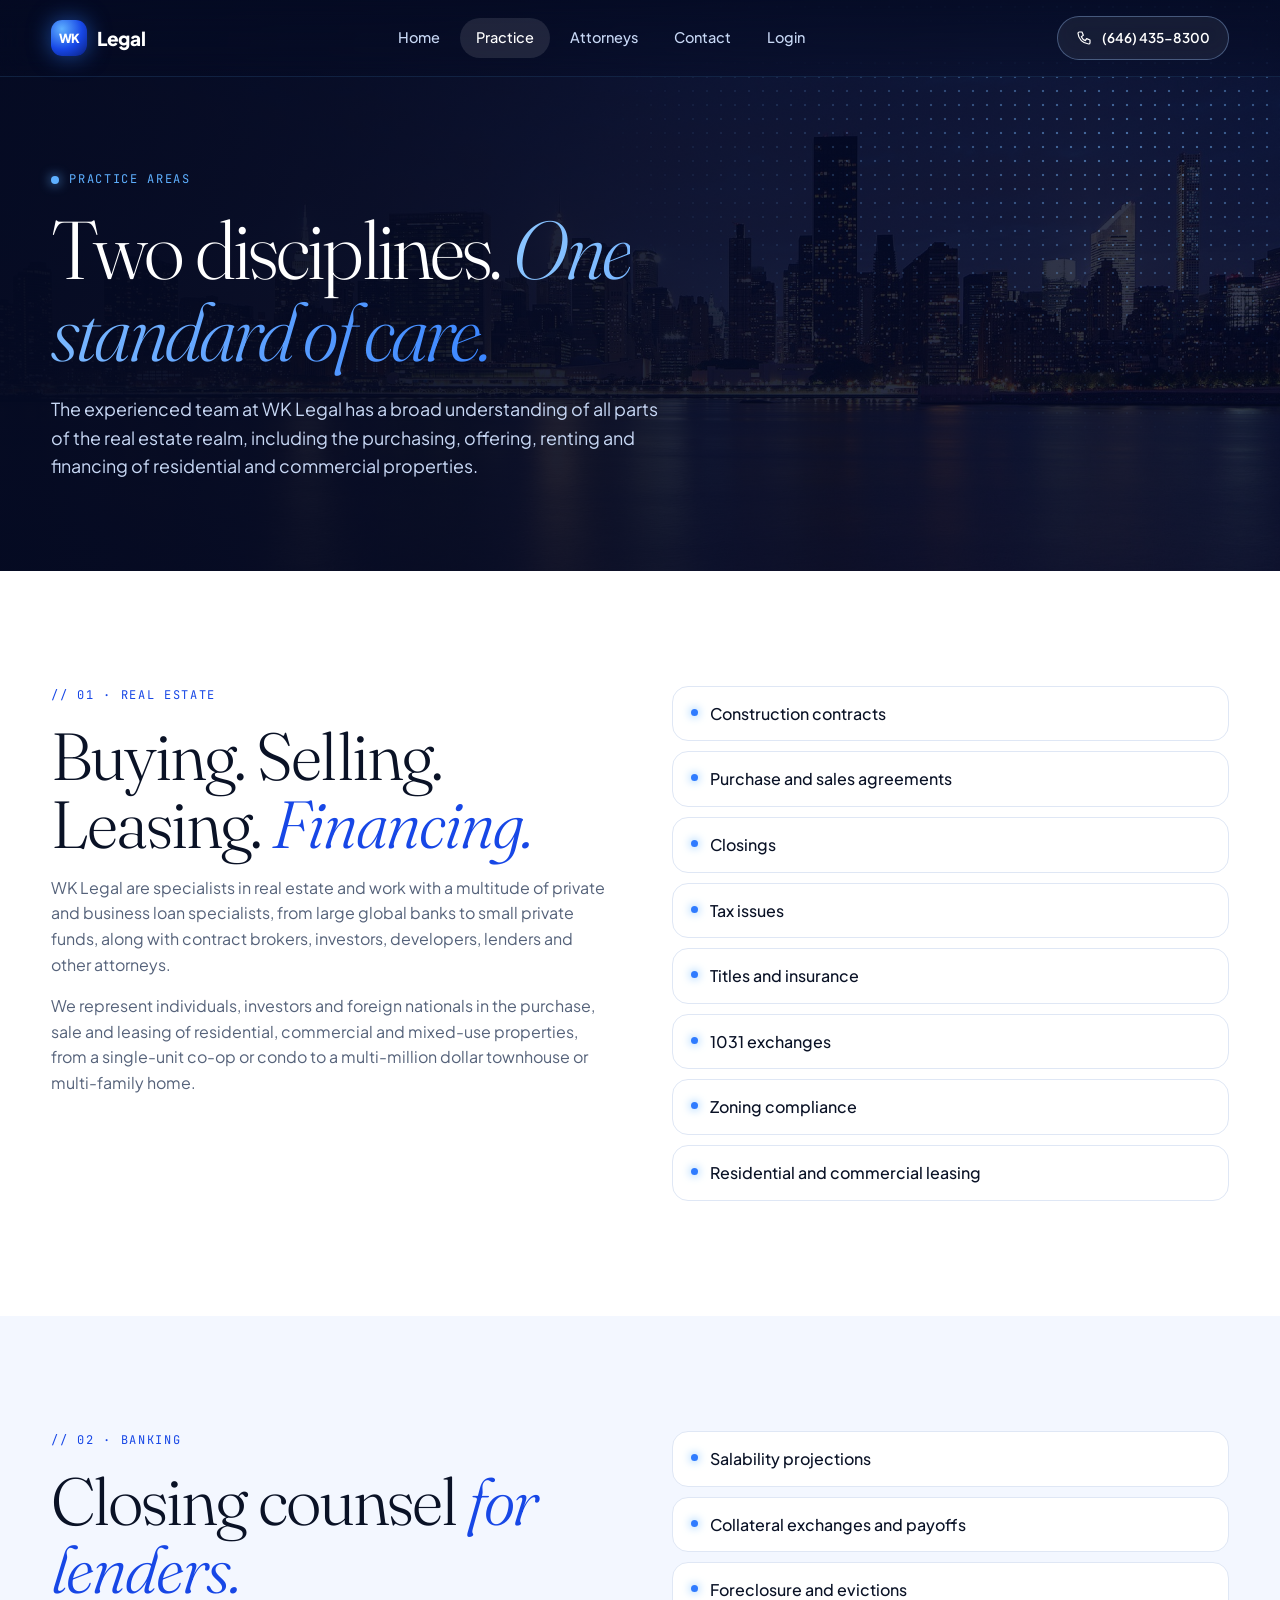
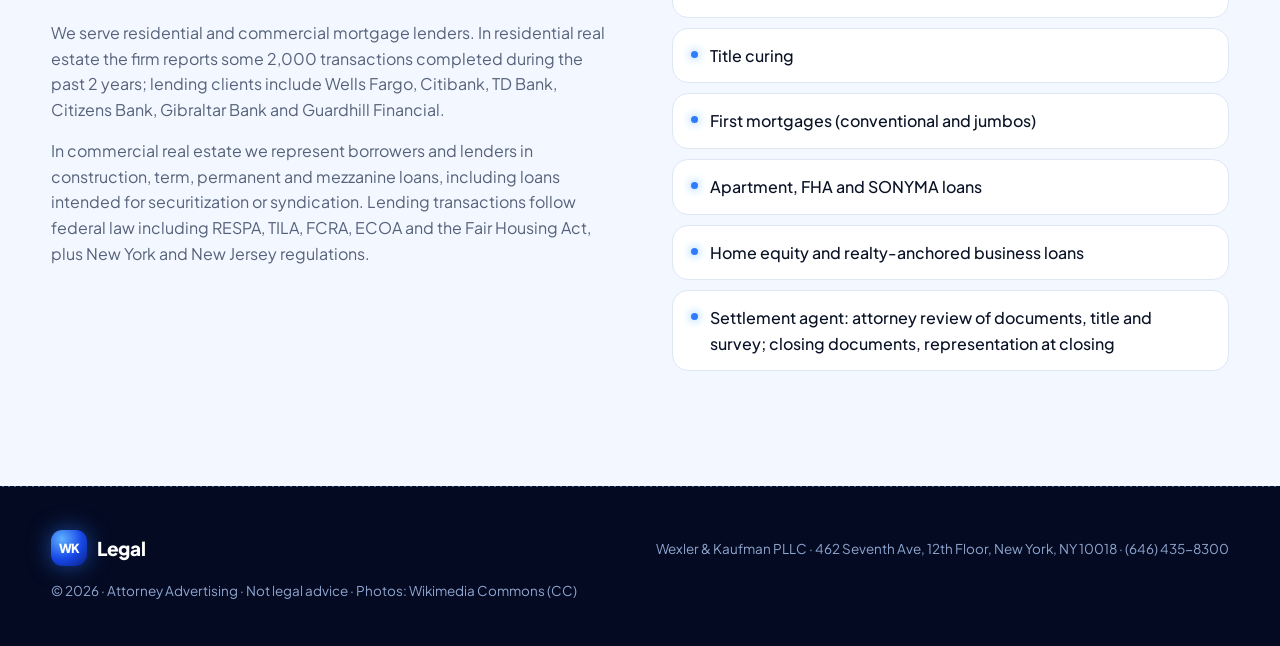
<file: practice.html>
<!doctype html><html lang="en"><head><meta charset="utf-8"><meta name="viewport" content="width=device-width,initial-scale=1"><title>Practice Areas — WK Legal | Wexler &amp; Kaufman, PLLC</title>
<link rel="preconnect" href="https://fonts.googleapis.com"><link href="https://fonts.googleapis.com/css2?family=Fraunces:ital,opsz,wght@0,9..144,300;0,9..144,400;1,9..144,300&family=Plus+Jakarta+Sans:wght@400;500;600;700;800&family=JetBrains+Mono:wght@400;500&display=swap" rel="stylesheet"><link rel="stylesheet" href="css/site.css"></head><body>
<header class="hdr"><div class="w"><a class="logo" href="index.html"><i>WK</i><span>Legal</span></a>
<nav id="nl"><a href="index.html">Home</a><a href="practice.html" class=on>Practice</a><a href="attorneys.html">Attorneys</a><a href="contact.html">Contact</a><a href="login.html">Login</a></nav>
<div class="rt"><a class="btn gl sm" href="tel:+16464358300"><svg class="ic" width="16" height="16" viewBox="0 0 24 24" aria-hidden="true"><path d="M5 3h4l2 5-3 2a12 12 0 006 6l2-3 5 2v4a2 2 0 01-2 2A17 17 0 013 5a2 2 0 012-2z"/></svg><span class="t">(646) 435-8300</span></a><button class="navt" aria-label="Menu" onclick="document.getElementById('nl').classList.toggle('open')">Menu</button></div></div></header>
<section class="phero"><div class="bg"><img src="assets/wlk-midtown-bluehour.jpg" alt=""></div><div class="halftone"></div><div class="w"><p class="kick"><span class="pulse"></span>Practice areas</p><h1>Two disciplines. <i>One standard of care.</i></h1><p class="sub">The experienced team at WK Legal has a broad understanding of all parts of the real estate realm, including the purchasing, offering, renting and financing of residential and commercial properties.</p></div></section>
<section class="sec" id="real-estate"><div class="w two"><div><p class="lab">// 01 · Real Estate</p><h2>Buying. Selling. Leasing. <em>Financing.</em></h2><div class="prose"><p>WK Legal are specialists in real estate and work with a multitude of private and business loan specialists, from large global banks to small private funds, along with contract brokers, investors, developers, lenders and other attorneys.</p><p>We represent individuals, investors and foreign nationals in the purchase, sale and leasing of residential, commercial and mixed-use properties, from a single-unit co-op or condo to a multi-million dollar townhouse or multi-family home.</p></div></div>
<ul class="ul"><li>Construction contracts</li><li>Purchase and sales agreements</li><li>Closings</li><li>Tax issues</li><li>Titles and insurance</li><li>1031 exchanges</li><li>Zoning compliance</li><li>Residential and commercial leasing</li></ul></div></section>
<section class="sec soft" id="banking"><div class="w two"><div><p class="lab">// 02 · Banking</p><h2>Closing counsel <em>for lenders.</em></h2><div class="prose"><p>We serve residential and commercial mortgage lenders. In residential real estate the firm reports some 2,000 transactions completed during the past 2 years; lending clients include Wells Fargo, Citibank, TD Bank, Citizens Bank, Gibraltar Bank and Guardhill Financial.</p><p>In commercial real estate we represent borrowers and lenders in construction, term, permanent and mezzanine loans, including loans intended for securitization or syndication. Lending transactions follow federal law including RESPA, TILA, FCRA, ECOA and the Fair Housing Act, plus New York and New Jersey regulations.</p></div></div>
<ul class="ul"><li>Salability projections</li><li>Collateral exchanges and payoffs</li><li>Foreclosure and evictions</li><li>Title curing</li><li>First mortgages (conventional and jumbos)</li><li>Apartment, FHA and SONYMA loans</li><li>Home equity and realty-anchored business loans</li><li>Settlement agent: attorney review of documents, title and survey; closing documents, representation at closing</li></ul></div></section>
<footer class="ft"><div class="w"><a class="logo" href="index.html"><i>WK</i><span>Legal</span></a><span>Wexler &amp; Kaufman PLLC · 462 Seventh Ave, 12th Floor, New York, NY 10018 · (646) 435-8300</span><span>© 2026 · Attorney Advertising · Not legal advice · <a href="assets/IMAGE_CREDITS.md">Photos: Wikimedia Commons (CC)</a></span></div></footer>
</body></html>
</file>
<file: css/site.css>
:root{--mid:#040A22;--mid2:#071338;--cob:#1747E6;--el:#2F7BFF;--az:#5EB0FF;--ice:#CFE3FF;--ink:#0A1226;--mute:#55627A;--line:#DFE7F5;--soft:#F3F7FF;--r:22px;--mono:'JetBrains Mono',ui-monospace,monospace}
*{box-sizing:border-box;margin:0;padding:0}html,body{overflow-x:hidden}
body{font-family:'Plus Jakarta Sans',system-ui,sans-serif;color:var(--ink);background:#fff;line-height:1.6;-webkit-font-smoothing:antialiased;overflow-wrap:break-word}
a{color:inherit;text-decoration:none}img{display:block;max-width:100%}
.w{max-width:1280px;margin:0 auto;padding:0 clamp(20px,4vw,56px)}
.ic{fill:none;stroke:currentColor;stroke-width:1.8;stroke-linecap:round;stroke-linejoin:round;flex:none}
h1,h2,h3{font-weight:400;letter-spacing:-.03em;line-height:1.02}
h2{font-family:Fraunces,serif;font-weight:300;font-size:clamp(38px,5.2vw,76px)}
h2 em{font-style:italic;color:var(--cob)}
.lead{font-size:clamp(16px,1.35vw,19px);color:var(--mute);max-width:52ch}
.lab{font-family:var(--mono);font-size:12px;letter-spacing:.14em;text-transform:uppercase;color:var(--cob);margin-bottom:18px}
.btn{display:inline-flex;align-items:center;justify-content:center;gap:10px;height:54px;padding:0 28px;border-radius:99px;font-weight:600;font-size:15px;white-space:nowrap;transition:transform .25s,box-shadow .25s,background .25s}
.btn:hover{transform:translateY(-2px)}
.btn.pr{background:linear-gradient(135deg,#3B86FF,#1747E6 60%,#1236B8);color:#fff;box-shadow:0 0 0 1px rgba(94,176,255,.5) inset,0 14px 34px -10px rgba(47,123,255,.8)}
.btn.gl{background:rgba(255,255,255,.07);border:1px solid rgba(160,200,255,.35);color:#fff;backdrop-filter:blur(10px);-webkit-backdrop-filter:blur(10px)}
.btn.sm{height:44px;padding:0 18px;font-size:13.5px}
.acts{display:flex;flex-wrap:wrap;gap:12px}
/* header */
.hdr{position:fixed;top:0;left:0;right:0;z-index:50;background:linear-gradient(180deg,rgba(4,10,34,.75),rgba(4,10,34,.35));backdrop-filter:blur(14px);-webkit-backdrop-filter:blur(14px);border-bottom:1px solid rgba(94,176,255,.14);color:#fff}
.hdr .w{display:flex;align-items:center;justify-content:space-between;height:76px;gap:16px}
.logo{display:flex;align-items:center;gap:10px;font-weight:800;font-size:19px;letter-spacing:-.02em}
.logo i{display:grid;place-items:center;width:36px;height:36px;border-radius:11px;font-style:normal;font-size:12.5px;color:#fff;background:radial-gradient(circle at 30% 25%,#5EB0FF,#1747E6 55%,#0A1F7A);box-shadow:0 0 22px rgba(47,123,255,.55)}
.hdr nav{display:flex;gap:4px;font-size:14.5px;font-weight:500}.hdr nav a{padding:8px 16px;border-radius:99px;color:#C8D8F5}.hdr nav a:hover{background:rgba(255,255,255,.08);color:#fff}
/* hero */
.hero{position:relative;min-height:min(100vh,960px);display:flex;align-items:flex-end;color:#fff;background:var(--mid);overflow:hidden;isolation:isolate}
.hero .bg{position:absolute;inset:0;z-index:-2}.hero .bg img{width:100%;height:100%;object-fit:cover;object-position:60% 40%}
.hero .bg:after{content:"";position:absolute;inset:0;background:linear-gradient(90deg,rgba(4,10,34,.92) 0%,rgba(4,10,34,.6) 45%,rgba(7,19,56,.15) 100%),linear-gradient(180deg,rgba(4,10,34,.4) 0%,transparent 40%,rgba(4,10,34,.95) 100%)}
.halftone{position:absolute;inset:0;z-index:-1;pointer-events:none;background-image:radial-gradient(circle,rgba(120,185,255,.55) 1.2px,transparent 1.6px);background-size:14px 14px;-webkit-mask-image:radial-gradient(ellipse 55% 70% at 88% 25%,#000,rgba(0,0,0,.25) 50%,transparent 75%);mask-image:radial-gradient(ellipse 55% 70% at 88% 25%,#000,rgba(0,0,0,.25) 50%,transparent 75%);animation:drift 22s linear infinite}
@keyframes drift{to{background-position:14px 14px}}
.node{position:absolute;width:7px;height:7px;border-radius:50%;background:#BFE0FF;box-shadow:0 0 0 5px rgba(94,176,255,.14),0 0 26px 6px rgba(47,123,255,.65);z-index:0;animation:pulse 3.4s ease-in-out infinite}
@keyframes pulse{50%{opacity:.3;transform:scale(.6)}}
.sky{position:absolute;left:0;bottom:0;width:100%;height:clamp(120px,20vw,300px);z-index:0;opacity:.5;pointer-events:none}
.sky .lit{fill:#CFE7FF;opacity:1}
.hin{position:relative;z-index:2;width:100%;padding-top:180px;padding-bottom:clamp(40px,6vw,80px)}
.kick{display:flex;align-items:center;gap:10px;font-family:var(--mono);font-size:12px;letter-spacing:.14em;text-transform:uppercase;color:var(--az)}
.pulse{width:8px;height:8px;border-radius:50%;background:var(--az);box-shadow:0 0 12px var(--az)}
.hero h1{font-family:Fraunces,serif;font-weight:300;font-size:clamp(50px,8.4vw,132px);line-height:.98;letter-spacing:-.035em;max-width:11.5ch;margin-top:22px}
.hero h1 i{font-style:italic;background:linear-gradient(100deg,#8CC6FF,#3B86FF);-webkit-background-clip:text;background-clip:text;color:transparent;padding-right:.06em}
.sub{margin-top:26px;max-width:48ch;color:#C8D8F5;font-size:clamp(16px,1.4vw,19px)}
.hero .acts{margin-top:36px}
.glass{display:grid;grid-template-columns:repeat(3,1fr);margin-top:56px;max-width:900px;border-radius:22px;border:1px solid rgba(150,200,255,.2);background:linear-gradient(135deg,rgba(47,123,255,.16),rgba(255,255,255,.04));backdrop-filter:blur(18px);-webkit-backdrop-filter:blur(18px);box-shadow:0 30px 60px -30px rgba(0,0,0,.6)}
.glass>div{padding:22px 26px}.glass>div+div{border-left:1px solid rgba(150,200,255,.16)}
.glass b{display:block;font-family:Fraunces,serif;font-weight:300;font-size:clamp(28px,2.8vw,40px);line-height:1.1}.glass span{font-size:13px;color:#9FB6DB;line-height:1.4;display:block;margin-top:4px}
/* stat */
.stat{padding:clamp(80px,10vw,150px) 0;background:linear-gradient(180deg,var(--mid) 0%,var(--mid2) 100%);color:#fff;position:relative;overflow:hidden}
.stat:before{content:"";position:absolute;inset:0;background-image:radial-gradient(circle,rgba(94,176,255,.18) 1px,transparent 1.4px);background-size:22px 22px;-webkit-mask-image:linear-gradient(90deg,transparent,#000 60%);mask-image:linear-gradient(90deg,transparent,#000 60%)}
.sg{position:relative;display:grid;grid-template-columns:1fr 1.05fr;gap:clamp(40px,6vw,100px);align-items:center}
.stat .lab{color:var(--az)}.stat h2{font-size:clamp(34px,4vw,58px);max-width:15ch}.stat .lead{color:#9FB6DB;margin-top:24px}
.dmw{border-radius:28px;padding:clamp(24px,3vw,40px);background:radial-gradient(120% 120% at 80% 0%,rgba(47,123,255,.25),transparent 60%),rgba(255,255,255,.03);border:1px solid rgba(150,200,255,.16)}
.dm{width:100%;height:auto}.dm .on{fill:#6CB6FF;filter:drop-shadow(0 0 5px rgba(80,160,255,.9))}.dm .off{fill:rgba(150,200,255,.16)}
.cap{display:flex;justify-content:space-between;gap:12px;margin-top:22px;padding-top:16px;border-top:1px dashed rgba(150,200,255,.25);font-family:var(--mono);font-size:12px;letter-spacing:.1em;text-transform:uppercase;color:#9FB6DB}
/* practice bento */
.prac{padding:clamp(80px,10vw,140px) 0 clamp(60px,7vw,100px)}
.hd{margin-bottom:clamp(36px,5vw,64px)}.hd.row{display:flex;justify-content:space-between;align-items:flex-end;gap:32px;flex-wrap:wrap}
.bento{display:grid;grid-template-columns:repeat(12,1fr);grid-auto-rows:minmax(150px,auto);gap:18px}
.b{position:relative;overflow:hidden;border-radius:var(--r);min-height:240px;display:flex;flex-direction:column;justify-content:flex-end;padding:30px;isolation:isolate}
.b img{position:absolute;inset:0;width:100%;height:100%;object-fit:cover;z-index:-2;transition:transform .8s}
.b:hover img{transform:scale(1.04)}
.b:has(img):after{content:"";position:absolute;inset:0;z-index:-1;background:linear-gradient(180deg,rgba(4,10,34,0) 25%,rgba(4,10,34,.9)),linear-gradient(135deg,rgba(23,71,230,.35),transparent 60%)}
.b:has(img):before{content:"";position:absolute;inset:0;z-index:-1;background-image:radial-gradient(circle,rgba(190,225,255,.5) 1.1px,transparent 1.5px);background-size:11px 11px;-webkit-mask-image:linear-gradient(180deg,transparent 45%,#000);mask-image:linear-gradient(180deg,transparent 45%,#000);opacity:.6}
.ov{color:#fff}.ov h3{font-family:Fraunces,serif;font-weight:300;font-size:clamp(28px,2.6vw,40px);margin:14px 0 8px}.ov p{color:#C8D8F5;max-width:40ch;font-size:15px}
.chip{display:inline-flex;font-family:var(--mono);font-size:11px;letter-spacing:.14em;text-transform:uppercase;padding:6px 12px;border-radius:99px;background:rgba(255,255,255,.1);border:1px solid rgba(160,200,255,.35);backdrop-filter:blur(8px);-webkit-backdrop-filter:blur(8px)}
.b1{grid-column:1/6;grid-row:1/3;min-height:600px}.b1 img{object-position:50% 70%}
.b2{grid-column:6/13;grid-row:1;min-height:300px}
.b3{grid-column:6/9;grid-row:2}.b4{grid-column:9/13;grid-row:2}
.b5{grid-column:1/8;grid-row:3;min-height:320px}
.b6{grid-column:8/13;grid-row:3}
.lt{background:var(--soft);border:1px solid var(--line);justify-content:space-between}.lt .ic{color:var(--cob)}
.lt h3,.dk h3{font-size:22px;font-weight:700;letter-spacing:-.02em;margin:28px 0 8px}.lt p{color:var(--mute);font-size:14.5px}
.dk{background:linear-gradient(140deg,#1747E6,#0A1F7A 70%);color:#fff;justify-content:space-between}.dk p{color:#C8D8F5;font-size:14.5px;max-width:34ch}.dk .ic{color:#BFE0FF}
.gdots{position:absolute;right:-20px;top:-20px;width:220px;height:220px;z-index:-1;background-image:radial-gradient(circle,rgba(190,225,255,.55) 1.4px,transparent 1.8px);background-size:14px 14px;-webkit-mask-image:radial-gradient(circle at 70% 30%,#000,transparent 70%);mask-image:radial-gradient(circle at 70% 30%,#000,transparent 70%)}
/* halftone transitions */
.ht{line-height:0;background:#fff}.ht svg{display:block;width:100%;height:clamp(60px,8vw,135px)}
.ht.down{background:#fff}
/* lenders */
.lend{background:var(--mid);color:#fff;position:relative;overflow:hidden;padding:0 0 clamp(80px,9vw,130px)}
.pano{position:relative;height:clamp(200px,26vw,380px)}.pano img{width:100%;height:100%;object-fit:cover;object-position:50% 60%}
.pano:after{content:"";position:absolute;inset:0;background:linear-gradient(180deg,var(--mid) 0%,rgba(4,10,34,.1) 35%,rgba(4,10,34,.2) 60%,var(--mid) 100%)}
.lh{display:grid;grid-template-columns:1.1fr .9fr;gap:clamp(32px,5vw,80px);align-items:end;margin-top:-40px;position:relative}
.lend .lab{color:var(--az)}.lend h2{font-size:clamp(34px,4.2vw,62px);max-width:19ch;text-wrap:balance}.lend .lead{color:#9FB6DB}
.lgrid{list-style:none;display:grid;grid-template-columns:repeat(6,1fr);gap:12px;margin-top:56px}
.lgrid li{display:flex;align-items:center;gap:10px;padding:16px 18px;border-radius:16px;background:rgba(255,255,255,.04);border:1px solid rgba(150,200,255,.16);font-weight:600;font-size:14.5px;color:#E3EDFF}
.lgrid i{width:6px;height:6px;border-radius:50%;background:var(--az);box-shadow:0 0 10px var(--az);flex:none}
.steps{list-style:none;display:grid;grid-template-columns:repeat(4,1fr);gap:28px;margin-top:72px;position:relative;padding-top:28px}
.steps:before{content:"";position:absolute;top:4px;left:0;right:0;height:2px;background-image:radial-gradient(circle,rgba(94,176,255,.7) 1px,transparent 1.4px);background-size:8px 2px}
.steps li{position:relative}.nd{position:absolute;top:-30px;left:0;width:12px;height:12px;border-radius:50%;background:#BFE0FF;box-shadow:0 0 0 5px rgba(47,123,255,.25),0 0 18px rgba(94,176,255,.9)}
.steps b{font-family:var(--mono);font-weight:500;font-size:12px;color:var(--az);letter-spacing:.1em}.steps h4{font-family:Fraunces,serif;font-weight:300;font-size:26px;margin:8px 0 6px;letter-spacing:-.02em}.steps p{color:#9FB6DB;font-size:14.5px}
/* team */
.team{padding:clamp(80px,10vw,140px) 0}
.tgrid{display:grid;grid-template-columns:repeat(3,1fr);gap:20px}
.tm{display:grid;grid-template-columns:120px 1fr;gap:20px;align-items:center;padding:14px;border-radius:var(--r);border:1px solid var(--line);background:#fff;box-shadow:0 1px 2px rgba(10,18,38,.04),0 18px 40px -22px rgba(23,71,230,.3);transition:transform .25s}
.tm:hover{transform:translateY(-3px)}
.tph{position:relative;aspect-ratio:1;border-radius:16px;overflow:hidden;background:radial-gradient(circle at 30% 20%,#2F7BFF,#0A1F7A 60%,#040A22)}
.tdots{position:absolute;inset:0;background-image:radial-gradient(circle,rgba(190,225,255,.5) 1.1px,transparent 1.5px);background-size:9px 9px;-webkit-mask-image:linear-gradient(200deg,#000,transparent 70%);mask-image:linear-gradient(200deg,#000,transparent 70%)}
.mono{position:absolute;inset:0;display:grid;place-items:center;z-index:1}.mono span{font-family:Fraunces,serif;font-weight:300;font-size:42px;color:#fff;letter-spacing:-.02em}
.tx .role{font-family:var(--mono);font-size:11px;letter-spacing:.14em;text-transform:uppercase;color:var(--cob)}.tx h3{font-size:20px;font-weight:700;letter-spacing:-.02em;margin:6px 0 4px}.tx p{font-size:13.5px;color:var(--mute);line-height:1.4}
/* contact */
.ct{padding:0 0 clamp(80px,9vw,120px)}
.cbox{display:grid;grid-template-columns:1fr 1fr;border-radius:32px;overflow:hidden;background:var(--mid);color:#fff;min-height:520px;box-shadow:0 40px 80px -40px rgba(10,31,122,.6)}
.cimg{position:relative}.cimg img{position:absolute;inset:0;width:100%;height:100%;object-fit:cover;object-position:30% 50%}
.cimg:after{content:"";position:absolute;inset:0;background:linear-gradient(90deg,transparent 40%,var(--mid)),radial-gradient(circle,rgba(190,225,255,.35) 1px,transparent 1.4px) 0 0/12px 12px;-webkit-mask-image:none}
.cin{padding:clamp(32px,5vw,72px);display:flex;flex-direction:column;justify-content:center;position:relative}
.cin .lab{color:var(--az)}.cin h2{font-size:clamp(34px,3.6vw,54px);max-width:14ch}.cin .acts{margin-top:32px}
.cin dl{margin-top:40px;display:grid;gap:14px;border-top:1px dashed rgba(150,200,255,.25);padding-top:24px}
.cin dl div{display:grid;grid-template-columns:110px 1fr;gap:16px}.cin dt{font-family:var(--mono);font-size:11.5px;letter-spacing:.14em;text-transform:uppercase;color:var(--az);padding-top:3px}.cin dd{color:#C8D8F5;font-size:15px}
/* footer */
.ft{background:var(--mid);color:#8FA6CF;font-size:13.5px;padding:44px 0;position:relative}
.ft:before{content:"";position:absolute;left:0;right:0;top:0;height:1px;background-image:radial-gradient(circle,rgba(94,176,255,.6) 1px,transparent 1.3px);background-size:6px 1px}
.ft .w{display:flex;flex-wrap:wrap;justify-content:space-between;align-items:center;gap:14px 36px}.ft .logo{color:#fff}
@media(prefers-reduced-motion:reduce){.halftone,.node{animation:none}.btn,.b img,.tm{transition:none}}
@media(max-width:1100px){.lgrid{grid-template-columns:repeat(3,1fr)}.tgrid{grid-template-columns:repeat(2,1fr)}
.b{grid-row:auto!important}.b1{grid-column:1/-1;min-height:460px}.b2,.b5,.b6{grid-column:1/-1}.b3{grid-column:1/7}.b4{grid-column:7/13}}
@media(max-width:900px){.hdr nav{display:none}.sg,.lh{grid-template-columns:1fr}.steps{grid-template-columns:repeat(2,1fr);row-gap:48px}.cbox{grid-template-columns:1fr}.cimg{min-height:260px}.cimg:after{background:linear-gradient(180deg,transparent 40%,var(--mid)),radial-gradient(circle,rgba(190,225,255,.35) 1px,transparent 1.4px) 0 0/12px 12px}}
@media(max-width:700px){.glass{grid-template-columns:1fr}.glass>div+div{border-left:0;border-top:1px solid rgba(150,200,255,.16)}.glass>div{padding:16px 20px}.node{display:none}.hin{padding-top:130px}
.halftone{-webkit-mask-image:radial-gradient(ellipse 120% 50% at 80% 15%,#000,transparent 80%);mask-image:radial-gradient(ellipse 120% 50% at 80% 15%,#000,transparent 80%)}
.hero .bg:after{background:linear-gradient(180deg,rgba(4,10,34,.6) 0%,rgba(4,10,34,.78) 35%,rgba(4,10,34,.97) 100%)}}
@media(max-width:600px){.hdr .btn .t{display:none}.hdr .btn.sm{width:44px;padding:0}.tgrid{grid-template-columns:1fr}.lgrid{grid-template-columns:repeat(2,1fr)}.b3,.b4{grid-column:1/-1}.b{padding:24px;min-height:220px}.b1{min-height:420px}
.steps{grid-template-columns:1fr}.cin dl div{grid-template-columns:1fr;gap:2px}.btn{height:52px;padding:0 22px}.acts .btn{flex:1 1 auto}.cap{flex-direction:column;gap:4px}.tm{grid-template-columns:96px 1fr}}

/* --- site additions (same Blue Lattice tokens) --- */
.hdr nav a.on{background:rgba(255,255,255,.1);color:#fff}
.navt{display:none;height:44px;padding:0 16px;border-radius:99px;background:rgba(255,255,255,.07);border:1px solid rgba(160,200,255,.35);color:#fff;font:600 14px 'Plus Jakarta Sans',sans-serif;cursor:pointer}
@media(max-width:900px){.navt{display:inline-flex;align-items:center}.hdr nav.open{display:flex;flex-direction:column;position:absolute;top:76px;left:0;right:0;background:rgba(4,10,34,.97);padding:10px clamp(20px,4vw,56px) 18px;border-bottom:1px solid rgba(94,176,255,.2)}.hdr nav.open a{padding:12px 14px}}
.hdr .rt{display:flex;gap:10px;align-items:center}
.phero{position:relative;background:var(--mid);color:#fff;overflow:hidden;isolation:isolate;padding:170px 0 clamp(60px,7vw,100px)}
.phero .bg{position:absolute;inset:0;z-index:-2}.phero .bg img{width:100%;height:100%;object-fit:cover;opacity:.45}.phero .bg:after{content:"";position:absolute;inset:0;background:linear-gradient(90deg,rgba(4,10,34,.95),rgba(4,10,34,.55))}
.phero h1{font-family:Fraunces,serif;font-weight:300;font-size:clamp(44px,6.4vw,96px);line-height:1;letter-spacing:-.035em;max-width:14ch;margin-top:20px}.phero h1 i{font-style:italic;background:linear-gradient(100deg,#8CC6FF,#3B86FF);-webkit-background-clip:text;background-clip:text;color:transparent}
.phero .sub{margin-top:22px}
.sec{padding:clamp(70px,9vw,120px) 0}.sec.soft{background:var(--soft)}
.two{display:grid;grid-template-columns:1fr 1fr;gap:clamp(32px,5vw,80px)}
.prose p{color:var(--mute);max-width:64ch;margin-top:16px;font-size:16px}
.ul{list-style:none;display:grid;gap:10px}.ul li{display:flex;gap:12px;align-items:flex-start;padding:14px 18px;border-radius:16px;background:#fff;border:1px solid var(--line);font-weight:500}.ul li:before{content:"";width:7px;height:7px;margin-top:8px;border-radius:50%;background:var(--el);box-shadow:0 0 10px var(--az);flex:none}
.att{display:grid;grid-template-columns:200px 1fr;gap:32px;padding:28px;border-radius:var(--r);border:1px solid var(--line);background:#fff;box-shadow:0 18px 40px -26px rgba(23,71,230,.35);margin-bottom:20px}.att .tph{width:100%}.att h3{font-family:Fraunces,serif;font-weight:300;font-size:clamp(28px,3vw,40px)}.att .meta{color:var(--cob);font-size:14px;margin:6px 0 10px;font-weight:600}.att p{color:var(--mute);margin-top:8px;max-width:72ch}.att h5{font-family:var(--mono);font-size:11px;letter-spacing:.14em;text-transform:uppercase;color:var(--cob);margin-top:16px;font-weight:500}
.form{display:grid;gap:14px}.form label{font-family:var(--mono);font-size:11px;letter-spacing:.14em;text-transform:uppercase;color:var(--cob)}.form input,.form textarea{width:100%;margin-top:6px;padding:14px 16px;border:1px solid var(--line);border-radius:14px;background:#fff;font:inherit;color:var(--ink)}.form input:focus,.form textarea:focus{outline:2px solid var(--az);border-color:transparent}.form button{border:0;cursor:pointer;font-family:inherit}
.fcard{padding:clamp(24px,3vw,40px);border-radius:28px;background:#fff;border:1px solid var(--line);box-shadow:0 30px 60px -36px rgba(23,71,230,.45)}
.note{font-size:13px;color:var(--mute);border:1px dashed #BFD2F3;padding:12px 14px;border-radius:14px;background:var(--soft)}.err{color:#C62F3C;font-size:14px;min-height:20px;font-weight:600}
.dl{display:grid;gap:18px}.dl dt{font-family:var(--mono);font-size:11.5px;letter-spacing:.14em;text-transform:uppercase;color:var(--cob)}.dl dd{font-size:16px;margin-top:4px}
@media(max-width:900px){.two,.att{grid-template-columns:1fr}.att .tph{max-width:160px}}

/* real headshots, Blue Lattice treatment */
.tph.photo{aspect-ratio:4/5;background:#0A1F7A}.tph.photo img{position:absolute;inset:0;width:100%;height:100%;object-fit:cover;object-position:50% 20%;filter:saturate(.85) contrast(1.03)}
.tph.photo:after{content:"";position:absolute;inset:0;background:linear-gradient(200deg,rgba(47,123,255,.0) 40%,rgba(10,31,122,.45));mix-blend-mode:multiply}
.tph.photo .tdots{z-index:1;-webkit-mask-image:linear-gradient(20deg,#000,transparent 45%);mask-image:linear-gradient(20deg,#000,transparent 45%)}
.tm{grid-template-columns:110px 1fr}
.tgrid{grid-template-columns:repeat(4,1fr)}.tgrid .tm{grid-template-columns:1fr;align-items:start}.tgrid .tph.photo{border-radius:16px}
@media(max-width:1100px){.tgrid{grid-template-columns:repeat(3,1fr)}}
@media(max-width:700px){.tgrid{grid-template-columns:repeat(2,1fr);gap:12px}.tgrid .tm{padding:10px}.tx h3{font-size:16px}}

.demo-login{display:inline-flex;flex-wrap:wrap;align-items:center;gap:8px 18px;margin-top:28px;padding:10px 18px;border-radius:99px;border:1px solid rgba(150,200,255,.3);background:linear-gradient(135deg,rgba(47,123,255,.18),rgba(255,255,255,.05));backdrop-filter:blur(12px);-webkit-backdrop-filter:blur(12px);font-size:13.5px;color:#C8D8F5;max-width:100%}
.demo-login .dl-k{display:inline-flex;align-items:center;gap:8px;font-family:var(--mono);font-size:11px;letter-spacing:.14em;text-transform:uppercase;color:var(--az)}
.demo-login b{color:#fff;font-family:var(--mono);font-weight:500}.demo-login a{color:#8CC6FF;font-weight:600}
.sec .demo-login{color:var(--ink);background:#EEF4FF;border-color:#BFD2F3;margin:0 0 16px}.sec .demo-login b{color:#0A1F7A}.sec .demo-login .dl-k{color:var(--cob)}
@media(max-width:600px){.demo-login{border-radius:18px;gap:6px 14px}}
.demo-links{margin-top:14px;font-size:13px;color:#9FB6DB}.demo-links a{color:#8CC6FF;font-weight:600}
</file>
<file: css/portal.css>
:root{--bg:#F3F7FF;--side:#040A22;--card:#fff;--fg:#0A1226;--mute:#55627A;--line:#DFE7F5;--acc:#1747E6;--teal:#1747E6;--navy:#071338;--ok:#0F8A5F;--warn:#A86A00;--bad:#C62F3C;--az:#5EB0FF;--mono:'JetBrains Mono',ui-monospace,monospace}
*{box-sizing:border-box;margin:0;padding:0}html,body{overflow-x:hidden}body{font-family:'Plus Jakarta Sans',system-ui,sans-serif;background:var(--bg);color:var(--fg);font-size:14px;line-height:1.5}
a{color:var(--acc)}h1,h2,h3{font-family:Fraunces,serif;font-weight:300;letter-spacing:-.02em}
.shell{display:grid;grid-template-columns:220px 1fr;min-height:100vh}
.side{position:sticky;border-right:1px solid var(--line);padding:20px 12px;position:sticky;top:0;height:100vh;overflow:auto}
.side .logo{font-family:Fraunces;font-size:20px;padding:0 10px 18px;display:block;color:var(--fg);text-decoration:none}.side .logo span{opacity:.55;margin-left:5px}
.side a.n{display:flex;justify-content:space-between;padding:9px 10px;border-radius:6px;color:#C6D2DA;text-decoration:none;font-size:13px}.side a.n:hover{background:rgba(255,255,255,.05)}.side a.n.on{background:rgba(143,179,189,.15);color:#fff}
.side .cnt{background:var(--teal);color:#fff;border-radius:99px;padding:0 7px;font-size:11px}
.side .who{margin-top:20px;padding:12px 10px;border-top:1px solid var(--line);color:var(--mute);font-size:12px}
.main{padding:24px clamp(14px,3vw,36px) 60px;min-width:0}
.top{display:flex;justify-content:space-between;align-items:center;gap:12px;flex-wrap:wrap;margin-bottom:18px}.top h1{font-size:clamp(26px,3vw,36px)}
.sample{font-size:11px;letter-spacing:.12em;text-transform:uppercase;color:var(--warn);border:1px solid rgba(230,194,122,.4);padding:3px 9px;border-radius:99px}
.grid{display:grid;gap:14px}.g4{grid-template-columns:repeat(4,1fr)}.g2{grid-template-columns:repeat(2,1fr)}.g3{grid-template-columns:repeat(3,1fr)}
.card{background:var(--card);border:1px solid var(--line);border-radius:10px;padding:16px;min-width:0}.card h3{font-size:18px;margin-bottom:10px;display:flex;justify-content:space-between;gap:8px;align-items:center}
.stat b{display:block;font-family:Fraunces;font-size:32px;font-weight:400}.stat span{color:var(--mute);font-size:12px}
.btn{display:inline-flex;align-items:center;gap:6px;padding:8px 14px;border-radius:6px;border:1px solid var(--line);background:rgba(255,255,255,.04);color:var(--fg);font:inherit;font-size:13px;cursor:pointer;text-decoration:none;white-space:nowrap}.btn:hover{border-color:var(--acc)}.btn.p{background:var(--teal);border-color:var(--teal);color:#fff}.btn.s{padding:4px 9px;font-size:12px}
.pill{display:inline-block;font-size:11px;padding:2px 8px;border-radius:99px;border:1px solid var(--line);color:#C6D2DA;white-space:nowrap}.pill.ok{color:var(--ok);border-color:rgba(127,195,164,.4)}.pill.w{color:var(--warn);border-color:rgba(230,194,122,.4)}.pill.b{color:var(--bad);border-color:rgba(231,154,154,.4)}.pill.t{color:var(--acc);border-color:rgba(143,179,189,.4)}
.tw{overflow-x:auto;max-width:100%}table{width:100%;border-collapse:collapse}th,td{text-align:left;padding:9px 8px;border-bottom:1px solid var(--line);vertical-align:top}th{font-size:11px;letter-spacing:.1em;text-transform:uppercase;color:var(--mute);font-weight:500}tr.cl{cursor:pointer}tr.cl:hover td{background:rgba(255,255,255,.03)}
.kan{display:grid;grid-template-columns:repeat(7,minmax(170px,1fr));gap:10px;overflow-x:auto;padding-bottom:8px}.col{background:rgba(255,255,255,.025);border:1px solid var(--line);border-radius:10px;padding:10px;min-height:120px}.col h4{font-size:11px;letter-spacing:.1em;text-transform:uppercase;color:var(--mute);margin-bottom:8px;display:flex;justify-content:space-between}
.kc{background:var(--card);border:1px solid var(--line);border-radius:8px;padding:9px;margin-bottom:8px;cursor:pointer;font-size:13px}.kc small{color:var(--mute);display:block}
form.f{display:grid;gap:10px}.f2{display:grid;grid-template-columns:1fr 1fr;gap:10px}label{font-size:11px;letter-spacing:.08em;text-transform:uppercase;color:var(--mute);display:block}input,select,textarea{width:100%;margin-top:4px;padding:9px 10px;background:rgba(255,255,255,.04);border:1px solid var(--line);border-radius:6px;color:var(--fg);font:inherit;font-size:14px}select option{background:var(--navy)}
.note{font-size:12px;color:var(--mute);border:1px dashed var(--line);border-radius:6px;padding:9px 11px;margin-top:10px}
.li{padding:9px 0;border-bottom:1px solid var(--line);display:flex;justify-content:space-between;gap:10px;align-items:flex-start}.li:last-child{border:0}.li small{color:var(--mute);display:block}
.drawer{position:fixed;top:0;right:0;height:100vh;width:min(440px,100vw);background:var(--side);border-left:1px solid var(--line);padding:22px;overflow:auto;transform:translateX(100%);transition:transform .25s;z-index:60}.drawer.open{transform:none}.shade{position:fixed;inset:0;background:rgba(0,0,0,.45);z-index:55;display:none}.shade.open{display:block}
.cal{display:grid;grid-template-columns:repeat(7,1fr);gap:4px}.cal .d{min-height:86px;background:rgba(255,255,255,.025);border:1px solid var(--line);border-radius:6px;padding:5px;font-size:11px;min-width:0;overflow:hidden}.cal .d.today{border-color:var(--acc)}.cal .d.o{opacity:.4}.cal .ev{background:rgba(78,127,140,.35);border-radius:4px;padding:2px 4px;margin-top:3px;white-space:nowrap;overflow:hidden;text-overflow:ellipsis;cursor:pointer}.cal .ev.soc{background:rgba(230,194,122,.22)}.cal .h{font-size:10px;letter-spacing:.1em;text-transform:uppercase;color:var(--mute);text-align:center}
.wk .d{min-height:220px}
.post{white-space:pre-wrap;background:rgba(255,255,255,.03);border:1px solid var(--line);border-radius:8px;padding:12px;font-size:13px;margin:8px 0}
.toast{position:fixed;bottom:20px;left:50%;transform:translateX(-50%);background:var(--teal);color:#fff;padding:10px 18px;border-radius:8px;z-index:80;display:none;max-width:90vw}
.mtop{display:none}
.folder{display:flex;gap:8px;align-items:center;padding:8px;border-radius:6px;cursor:pointer}.folder.on,.folder:hover{background:rgba(143,179,189,.12)}
@media(max-width:1000px){.g4{grid-template-columns:repeat(2,1fr)}.g3{grid-template-columns:1fr 1fr}}
@media(max-width:760px){.shell{grid-template-columns:1fr}.side{position:fixed;left:0;top:0;width:250px;z-index:70;transform:translateX(-100%);transition:transform .25s}.side.open{transform:none}.mtop{display:flex;justify-content:space-between;align-items:center;padding:12px 14px;border-bottom:1px solid var(--line);background:var(--side);position:sticky;top:0;z-index:50}.mtop b{font-family:Fraunces;font-weight:400;font-size:18px}.g2,.g3,.f2{grid-template-columns:1fr}.cal .d{min-height:60px;font-size:10px}.wk{grid-template-columns:1fr}.wk .d{min-height:auto}.wk .h{display:none}.main{padding:16px 12px 60px}}
@media(max-width:760px){.kan{grid-template-columns:1fr;overflow:visible}.col{min-height:0}}

/* Blue Lattice skin */
.side{color:#C8D8F5;background:linear-gradient(180deg,#040A22,#071338);border-right:1px solid rgba(94,176,255,.14);isolation:isolate}
.side:before{content:"";position:absolute;inset:0;z-index:-1;pointer-events:none;background-image:radial-gradient(circle,rgba(120,185,255,.35) 1.1px,transparent 1.5px);background-size:14px 14px;-webkit-mask-image:linear-gradient(180deg,#000,transparent 55%);mask-image:linear-gradient(180deg,#000,transparent 55%)}
.side .logo{display:flex;align-items:center;gap:10px;font-family:'Plus Jakarta Sans',sans-serif;font-weight:800;font-size:18px;color:#fff}.side .logo i{display:grid;place-items:center;width:34px;height:34px;border-radius:11px;font-style:normal;font-size:12px;background:radial-gradient(circle at 30% 25%,#5EB0FF,#1747E6 55%,#0A1F7A);box-shadow:0 0 20px rgba(47,123,255,.55)}.side .logo span{opacity:1;margin:0}
.side a.n{color:#C8D8F5;border-radius:99px;padding:9px 14px}.side a.n:hover{background:rgba(255,255,255,.07)}.side a.n.on{background:linear-gradient(135deg,rgba(59,134,255,.35),rgba(23,71,230,.35));color:#fff;box-shadow:0 0 0 1px rgba(94,176,255,.35) inset}
.side .cnt{background:#2F7BFF;box-shadow:0 0 10px rgba(94,176,255,.8)}
.side .who{color:#8FA6CF;border-top:1px dashed rgba(150,200,255,.25)}.side .btn{background:rgba(255,255,255,.07);border-color:rgba(160,200,255,.35);color:#fff}
.side .pill.w{color:#FFD58A;border-color:rgba(255,213,138,.45)}
.main{background:var(--bg);position:relative}
.main:before{content:"";position:absolute;top:0;right:0;width:360px;height:260px;pointer-events:none;background-image:radial-gradient(circle,rgba(23,71,230,.22) 1.1px,transparent 1.5px);background-size:14px 14px;-webkit-mask-image:radial-gradient(circle at 80% 10%,#000,transparent 70%);mask-image:radial-gradient(circle at 80% 10%,#000,transparent 70%)}
.top{position:relative}.top h1{font-size:clamp(30px,3.4vw,44px);letter-spacing:-.03em}
.card{border-radius:22px;padding:20px;box-shadow:0 1px 2px rgba(10,18,38,.04),0 18px 40px -26px rgba(23,71,230,.3)}
.card h3{font-size:20px}
.stat b{font-weight:300;font-size:40px;color:var(--acc)}
.sample{font-family:var(--mono);color:#A86A00;border-color:rgba(168,106,0,.35);background:#FFF8EA}
.btn{border-radius:99px;background:#fff;border:1px solid var(--line);color:var(--fg);font-weight:600}.btn:hover{border-color:#2F7BFF}
.btn.p{background:linear-gradient(135deg,#3B86FF,#1747E6 60%,#1236B8);border-color:transparent;color:#fff;box-shadow:0 10px 24px -10px rgba(47,123,255,.8)}
.pill{background:#F1F3F7;color:#55627A;border-color:#DDE2EA}.pill.t{color:#1747E6;border-color:#BFD2F3;background:#EEF4FF}.pill.ok{background:#EAF7F1;border-color:#BFE6D4}.pill.w{background:#FFF6E3;border-color:#F1D9A6}.pill.b{background:#fff9e5;border-color:#E3CB86;color:#5C4400}
th{font-family:var(--mono);font-size:10.5px;color:#1747E6}
tr.cl:hover td{background:#F3F7FF}
.col{background:#fff;border-radius:18px;box-shadow:0 18px 40px -30px rgba(23,71,230,.35)}.col h4{font-family:var(--mono);color:#1747E6}
.kc{background:var(--bg);border-radius:14px}
input,select,textarea{background:#fff;border-radius:12px;color:var(--fg)}input:focus,select:focus,textarea:focus{outline:2px solid var(--az);border-color:transparent}select option{background:#fff}
label{font-family:var(--mono);font-size:10.5px;color:#1747E6}
.note{border-color:#BFD2F3;background:#F7FAFF;border-radius:14px}
.drawer{background:#fff;border-left:1px solid var(--line);box-shadow:-30px 0 60px -30px rgba(10,31,122,.4)}.shade{background:rgba(4,10,34,.45)}
.cal .d{background:#fff;border-radius:12px}.cal .d.today{border-color:#2F7BFF;box-shadow:0 0 0 1px #2F7BFF inset}.cal .ev{background:#E3EDFF;color:#0A1F7A}.cal .ev.soc{background:#FFF1D6;color:#6B4500}.cal .h{font-family:var(--mono);color:#1747E6}
.post{background:#F7FAFF}
.toast{background:linear-gradient(135deg,#3B86FF,#1747E6);border-radius:99px;box-shadow:0 14px 34px -10px rgba(47,123,255,.8)}
.folder.on,.folder:hover{background:#EEF4FF}
.mtop{background:#040A22;color:#fff;border-bottom:1px solid rgba(94,176,255,.2)}.mtop b{font-family:'Plus Jakarta Sans';font-weight:800}.mtop .btn{background:rgba(255,255,255,.07);border-color:rgba(160,200,255,.35);color:#fff}
.banner{position:sticky;top:0;z-index:45;display:flex;justify-content:center;gap:8px;padding:7px 12px;background:linear-gradient(90deg,#0A1F7A,#1747E6);color:#fff;font-family:var(--mono);font-size:11px;letter-spacing:.12em;text-transform:uppercase;text-align:center}
td.acts{white-space:nowrap}
@media(max-width:760px){.banner{top:57px}
table.rt,table.rt tbody{display:block}table.rt tr:first-child{display:none}table.rt tr{display:block;border:1px solid var(--line);border-radius:16px;padding:10px 12px;margin-bottom:10px;background:#fff}
table.rt td{display:flex;justify-content:space-between;gap:12px;border:0;padding:4px 0;text-align:right}table.rt td:before{content:attr(data-l);font-family:var(--mono);font-size:10px;letter-spacing:.1em;text-transform:uppercase;color:#1747E6;text-align:left;flex:none}
table.rt td.acts{justify-content:flex-start;flex-wrap:wrap;white-space:normal;padding-top:8px}table.rt td.acts:before{content:none}}
.side .pill.w{background:transparent!important;color:#FFD58A!important;border-color:rgba(255,213,138,.5)!important}
.pfoot{margin-top:28px;padding:14px 0 6px;border-top:1px dashed #BFD2F3;color:var(--mute);font-size:12px;text-align:center}

.card.wire{background:#fff9e5;border:1px solid #E3CB86;color:#3D2E00}.card.wire b{color:#3D2E00}
</file>
<file: css/demo.css>
.dw{display:grid;gap:20px;max-width:980px}.h3{font-family:Fraunces,serif;font-weight:300;font-size:clamp(26px,3vw,36px);letter-spacing:-.02em;margin-bottom:14px}
.callout{padding:14px 18px;border-radius:16px;border:1px solid #BFD2F3;background:#F7FAFF;color:var(--ink);font-size:15px}.callout b{display:block;margin-bottom:4px}.callout.info{background:#EEF4FF}
.btn.ghost{background:#fff;border:1px solid var(--line);color:var(--ink);cursor:pointer}.btn{cursor:pointer;border:0;font-family:inherit}.btn[disabled]{opacity:.6;cursor:default;transform:none}
.chips{display:flex;flex-wrap:wrap;gap:8px;margin-top:12px}.chip2{font:600 13px 'Plus Jakarta Sans',sans-serif;padding:9px 16px;border-radius:99px;border:1px solid #BFD2F3;background:#EEF4FF;color:var(--cob);cursor:pointer}
.rows{list-style:none;display:grid;gap:10px}.rows li,.rows2 li{display:grid;grid-template-columns:auto 1fr auto;gap:12px;align-items:start;padding:12px 14px;border:1px solid var(--line);border-radius:14px;background:#fff}.rows2{list-style:none;display:grid;gap:10px;margin-top:14px}.rows2 li{grid-template-columns:1fr auto}
.rows .n{display:grid;place-items:center;width:28px;height:28px;border-radius:50%;background:radial-gradient(circle at 30% 25%,#5EB0FF,#1747E6);color:#fff;font:600 12px var(--mono)}
.rows small,.rows2 small{display:block;color:var(--mute);font-size:13.5px;margin-top:3px}
.st{display:inline-block;font:500 11px var(--mono);letter-spacing:.08em;text-transform:uppercase;padding:4px 10px;border-radius:99px;border:1px solid #DDE2EA;background:#F1F3F7;color:#55627A;white-space:nowrap}.st.ok{background:#EAF7F1;border-color:#BFE6D4;color:#0F7A55}.st.wk{background:#fff9e5;border-color:#E3CB86;color:#5C4400}.st.ac{background:#EEF4FF;border-color:#BFD2F3;color:var(--cob)}
.cap2{color:var(--mute);font-size:14px;margin-top:6px}
.cgrid{display:grid;grid-template-columns:1fr 1fr;gap:16px;margin-top:14px}.ccard h3{font-size:20px;font-weight:700;margin-bottom:10px}
.ccard dl,.props{display:grid;grid-template-columns:150px 1fr;gap:8px 14px;font-size:14.5px}.ccard dt,.props dt{font:500 11px var(--mono);letter-spacing:.1em;text-transform:uppercase;color:var(--cob);padding-top:3px}.props{margin:14px 0}
.q{margin:14px 0;padding:16px 20px;border-left:3px solid var(--el);background:#F7FAFF;border-radius:0 14px 14px 0;font-size:16px}.q p{font-family:Fraunces,serif;font-weight:300;font-size:19px;line-height:1.45}.q cite{display:block;margin-top:8px;font:500 11px var(--mono);letter-spacing:.1em;text-transform:uppercase;color:var(--cob);font-style:normal}
.prog{list-style:none;display:flex;flex-wrap:wrap;gap:6px;margin:6px 0 8px}.prog li{font-size:12.5px;padding:5px 11px;border-radius:99px;border:1px solid var(--line);color:var(--mute);background:#fff}.prog li.on{background:linear-gradient(135deg,#3B86FF,#1747E6);color:#fff;border-color:transparent}.prog li.dn{color:var(--cob);border-color:#BFD2F3}
.tog{display:inline-flex;align-items:center;gap:8px;font-size:14px;font-weight:600}
.day{border:1px solid var(--line);border-radius:16px;background:#fff;margin:14px 0;overflow:hidden}.day .dh{padding:10px 14px 8px;font:500 11px var(--mono);letter-spacing:.1em;text-transform:uppercase;color:var(--cob)}.day .dgrid{position:relative}.day .hr{height:64px;border-top:1px dashed var(--line);font-size:11px;color:var(--mute);padding:8px 12px}
.day .ev{position:absolute;left:76px;right:10px;display:flex;align-items:center;flex-wrap:wrap;gap:6px;padding:8px 12px;border-radius:10px;background:#EEF4FF;border:1px solid #BFD2F3;font-size:13px;line-height:1.35}.day .ev.sel{background:linear-gradient(135deg,#3B86FF,#1747E6);color:#fff;border-color:transparent;box-shadow:0 10px 24px -12px rgba(47,123,255,.9)}.day .ev em{font-style:normal;font:500 10px var(--mono);letter-spacing:.08em;text-transform:uppercase;opacity:.85}
.tw2{overflow-x:auto}.tbl{width:100%;border-collapse:collapse;font-size:14.5px;background:#fff;border-radius:14px;overflow:hidden}.tbl th{font:500 11px var(--mono);letter-spacing:.1em;text-transform:uppercase;color:var(--cob);text-align:left;padding:10px 12px;background:#EEF4FF}.tbl td{padding:10px 12px;border-top:1px solid var(--line)}
.calc{display:grid;grid-template-columns:repeat(3,1fr);gap:12px;margin-top:16px}
.mets{display:grid;grid-template-columns:repeat(3,1fr);gap:12px;margin-top:14px}.mets div{padding:16px;border-radius:16px;background:linear-gradient(140deg,#1747E6,#0A1F7A 70%);color:#fff}.mets b{display:block;font-family:Fraunces,serif;font-weight:300;font-size:32px}.mets span{font-size:13px;color:#C8D8F5}.mets em{font-style:normal;font:500 10px var(--mono);text-transform:uppercase;letter-spacing:.08em;margin-left:4px;opacity:.8}
.steps2{list-style:none;display:grid;grid-template-columns:repeat(3,1fr);gap:14px;counter-reset:s}.steps2 li{counter-increment:s;padding:16px;border:1px solid var(--line);border-radius:16px;background:#fff}.steps2 li:before{content:"0" counter(s);font:500 12px var(--mono);color:var(--cob);display:block;margin-bottom:6px}.steps2 b{display:block;margin-bottom:4px}.steps2 span{color:var(--mute);font-size:14px}
.demo-links{margin-top:14px;font-size:13px;color:#9FB6DB}.demo-links a{color:#8CC6FF;font-weight:600}
@media(max-width:700px){.cgrid,.calc,.mets,.steps2{grid-template-columns:1fr}.ccard dl,.props{grid-template-columns:1fr;gap:2px}.ccard dd,.props dd{margin-bottom:8px}.day .ev{left:62px}.acts .btn{flex:1 1 auto}}
</file>
